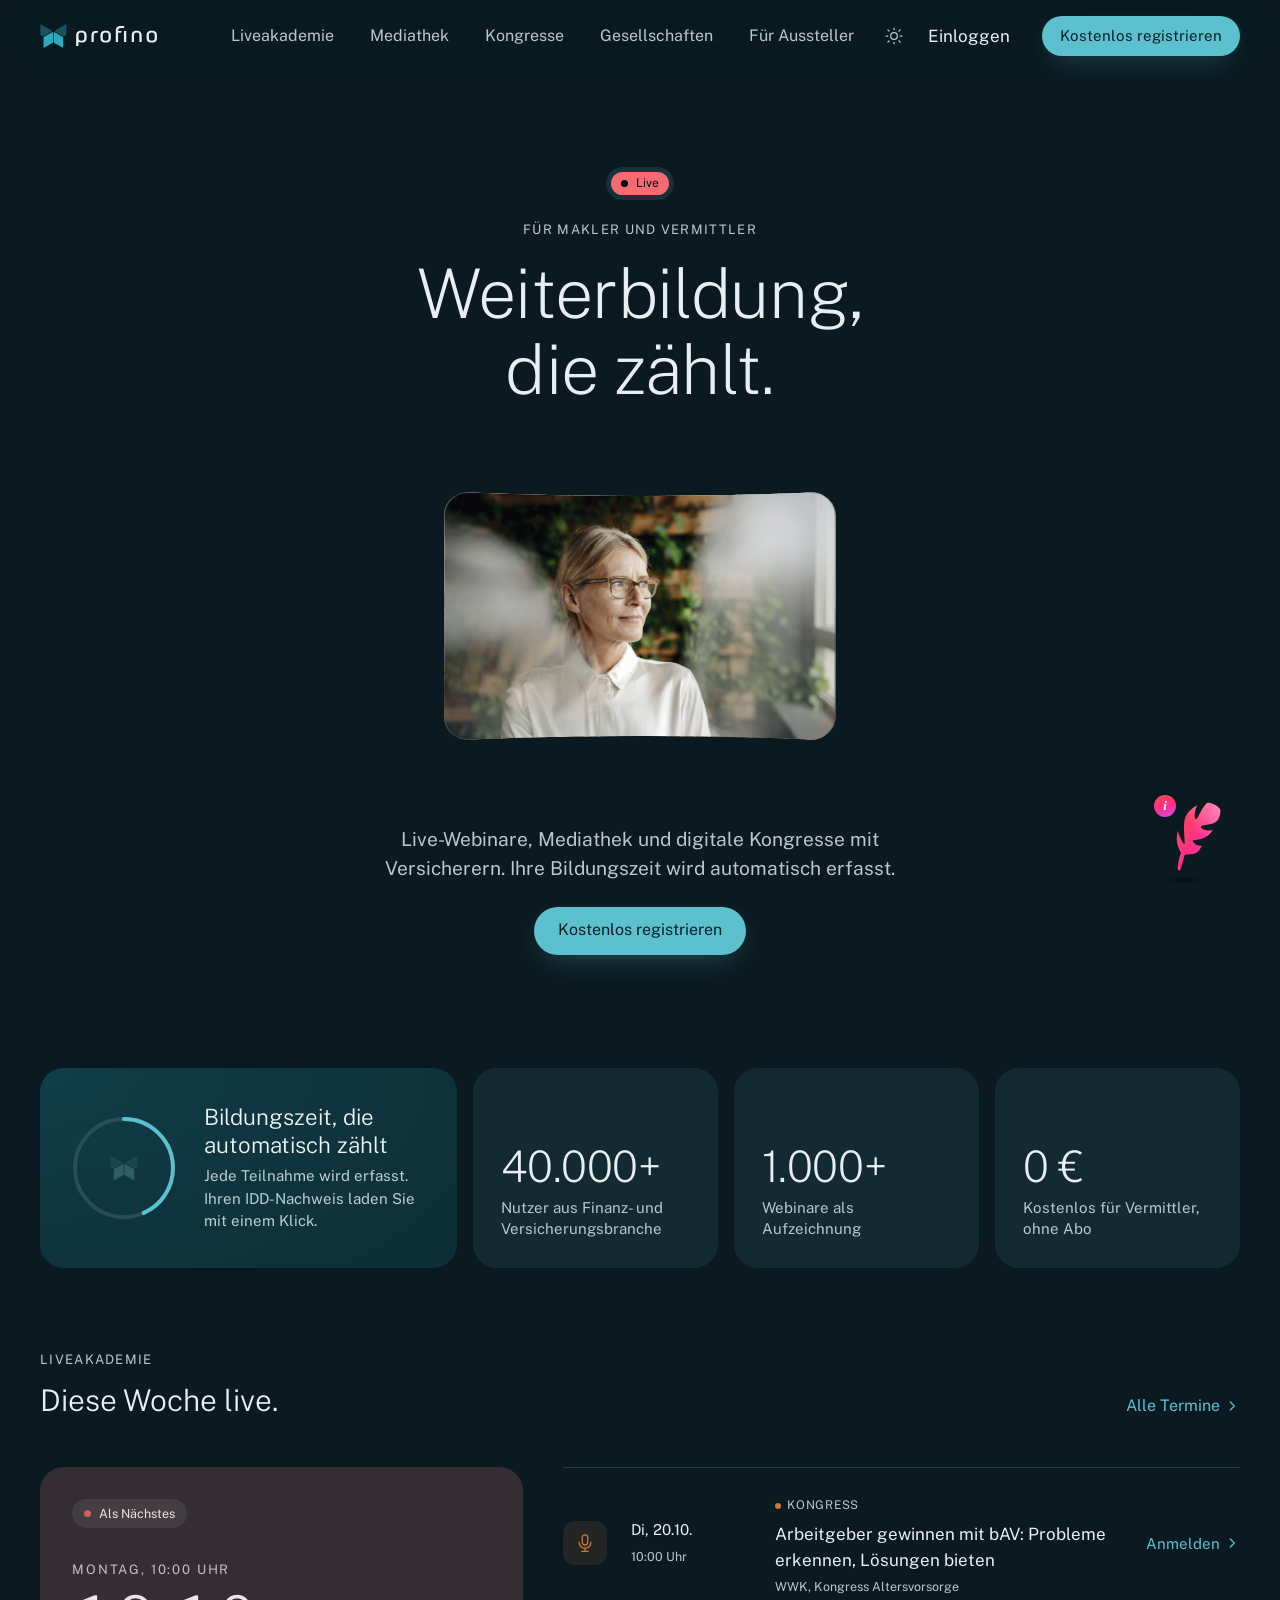
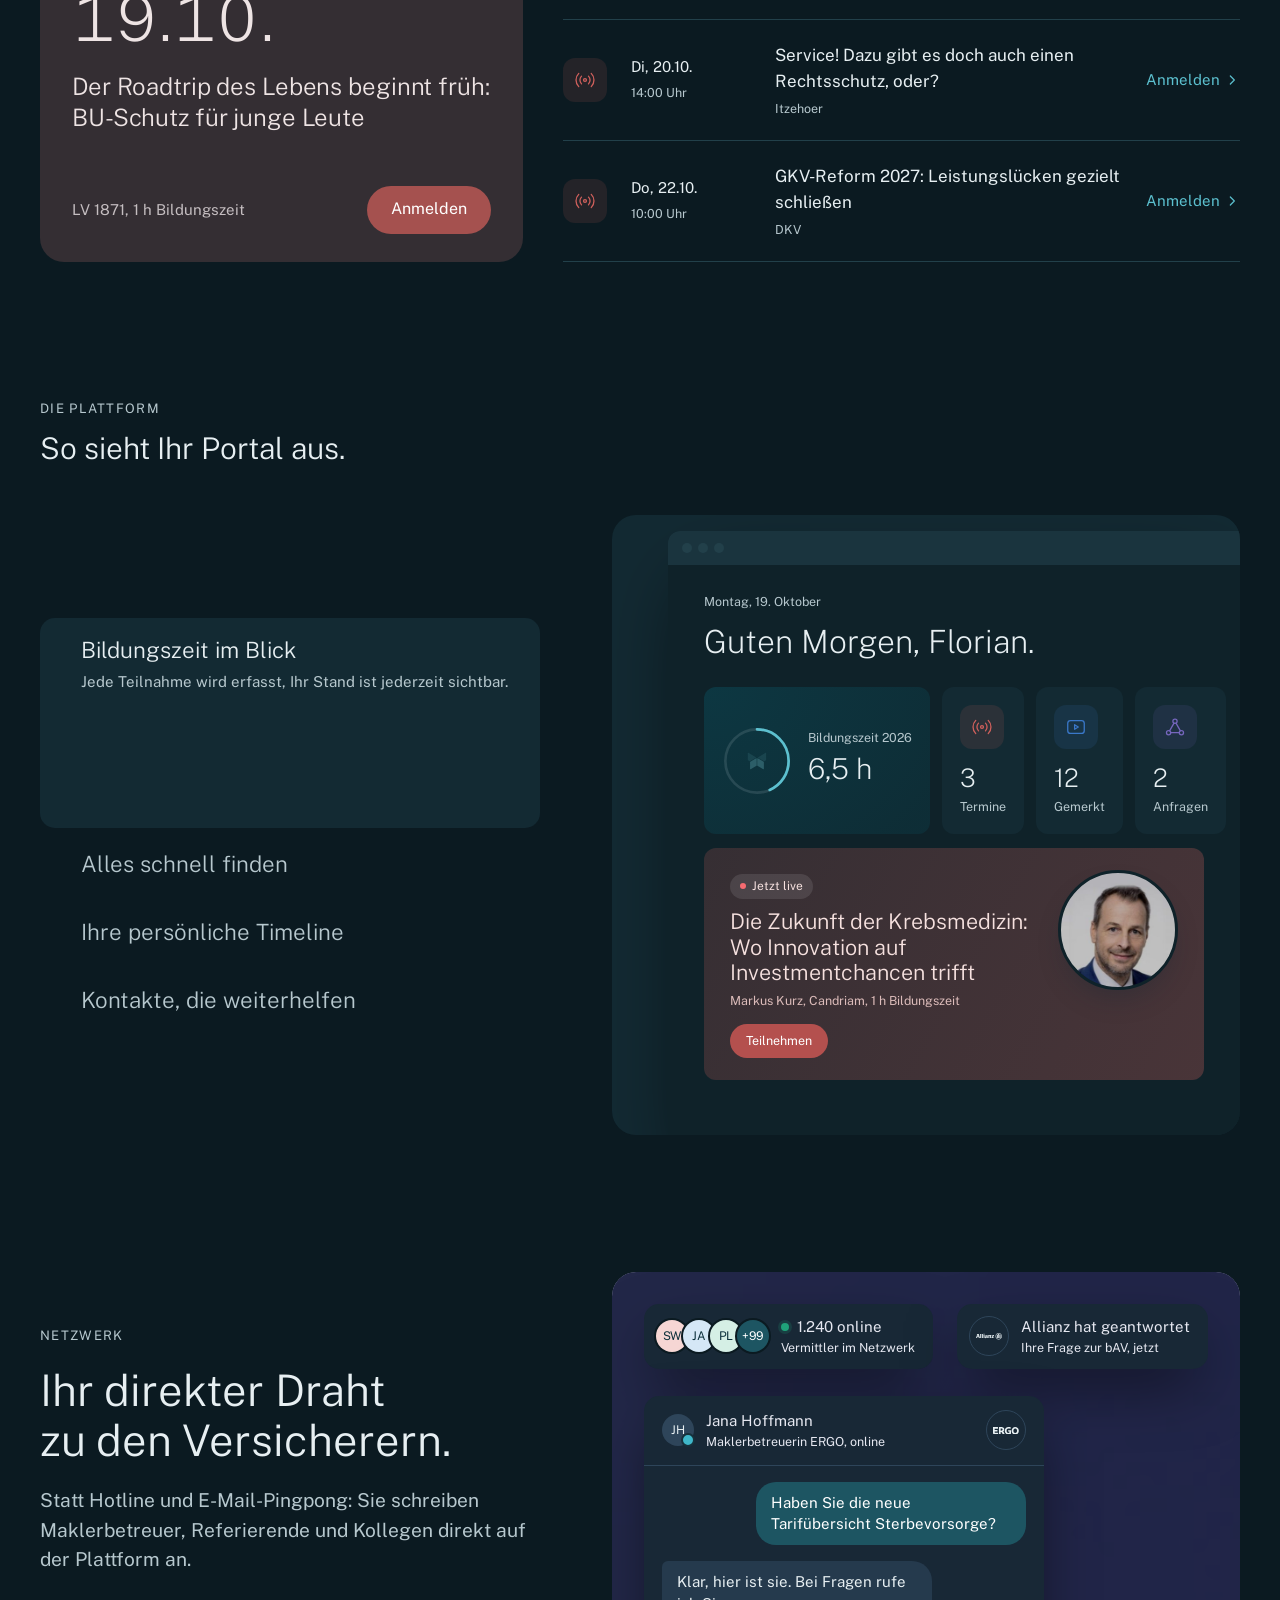
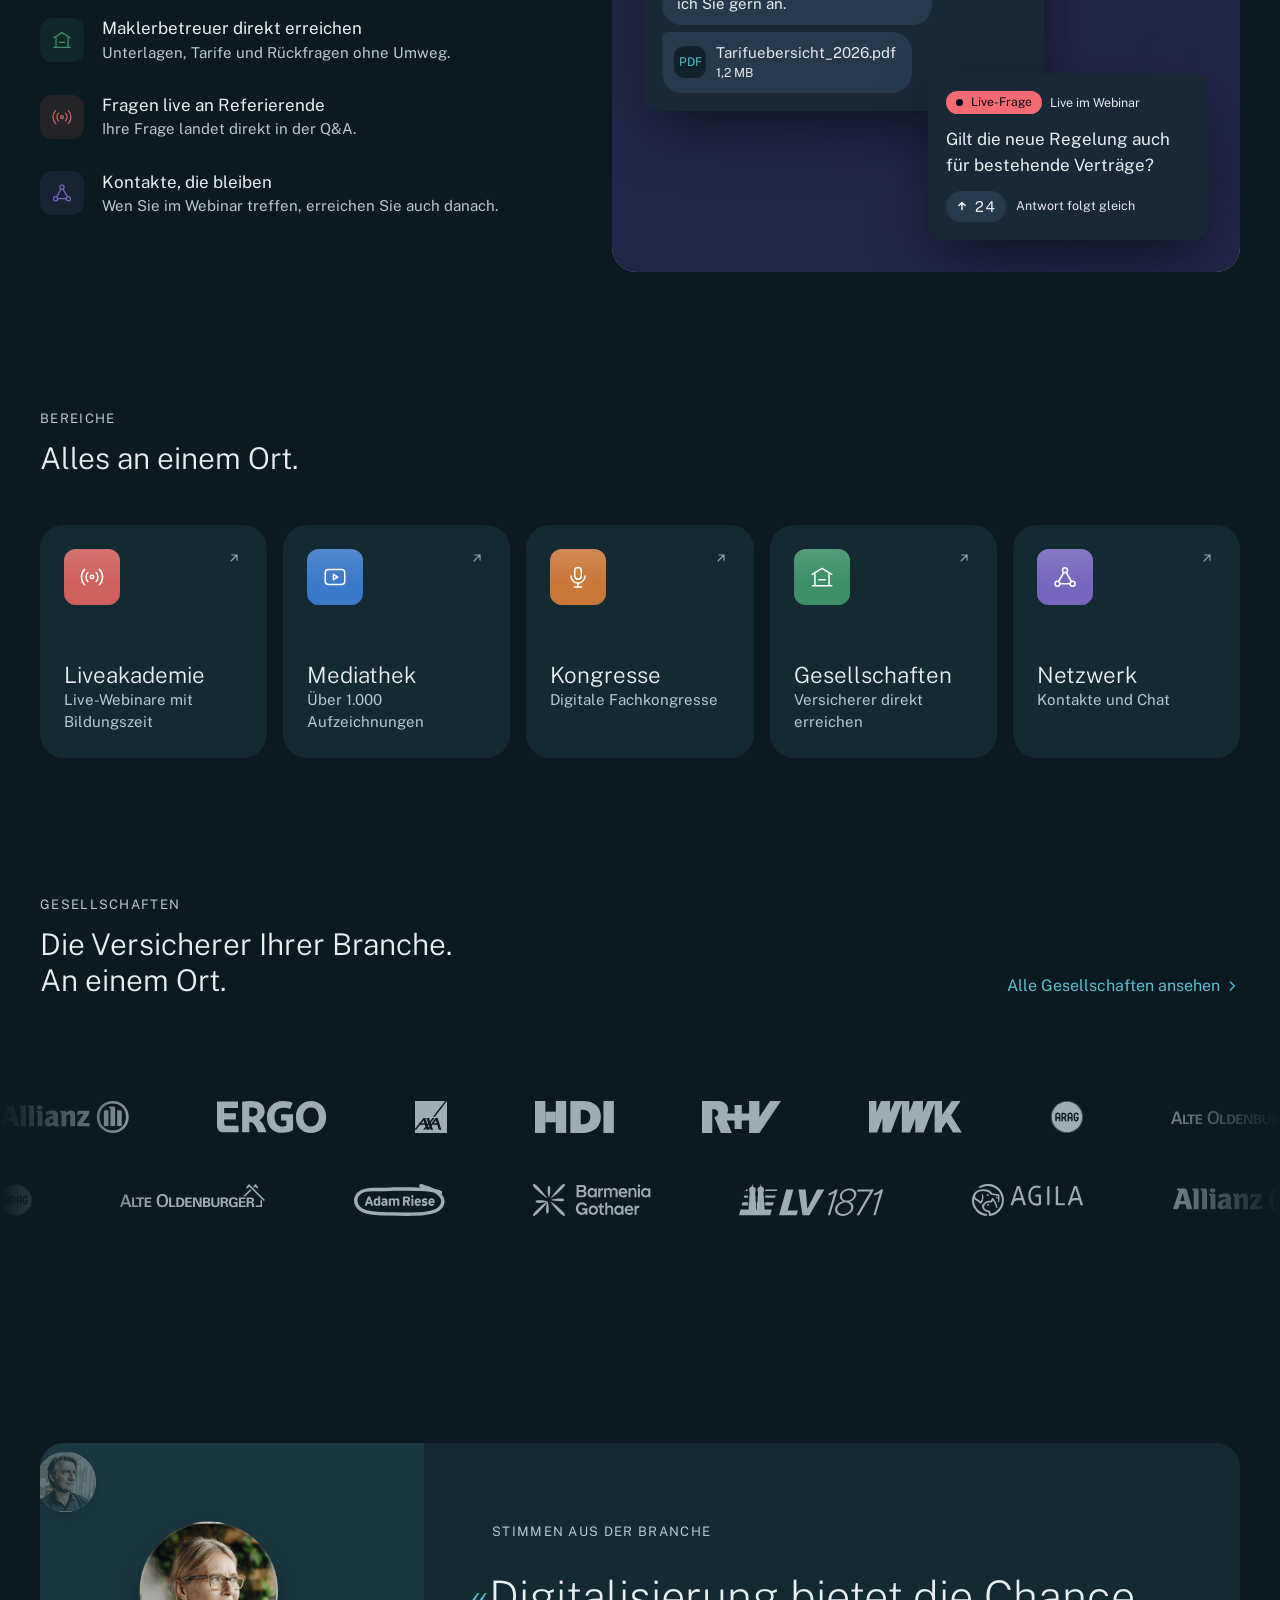
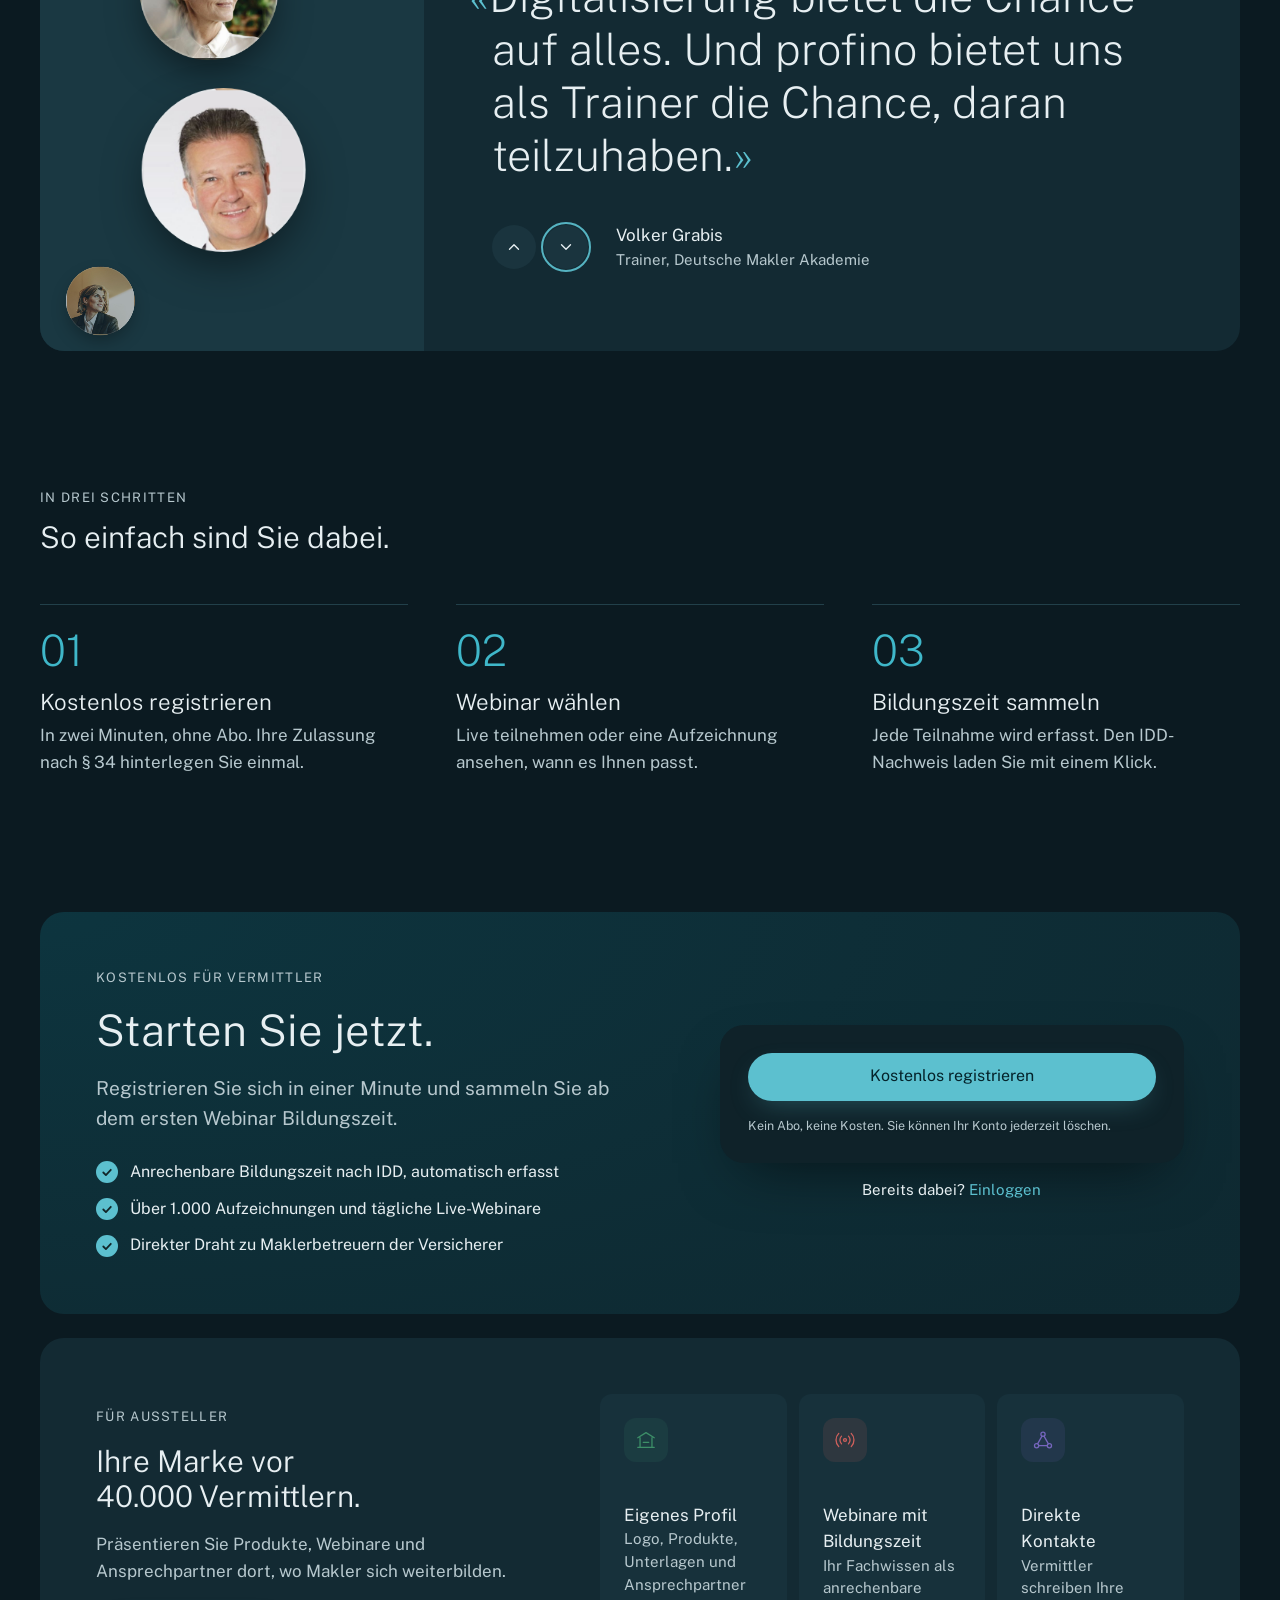
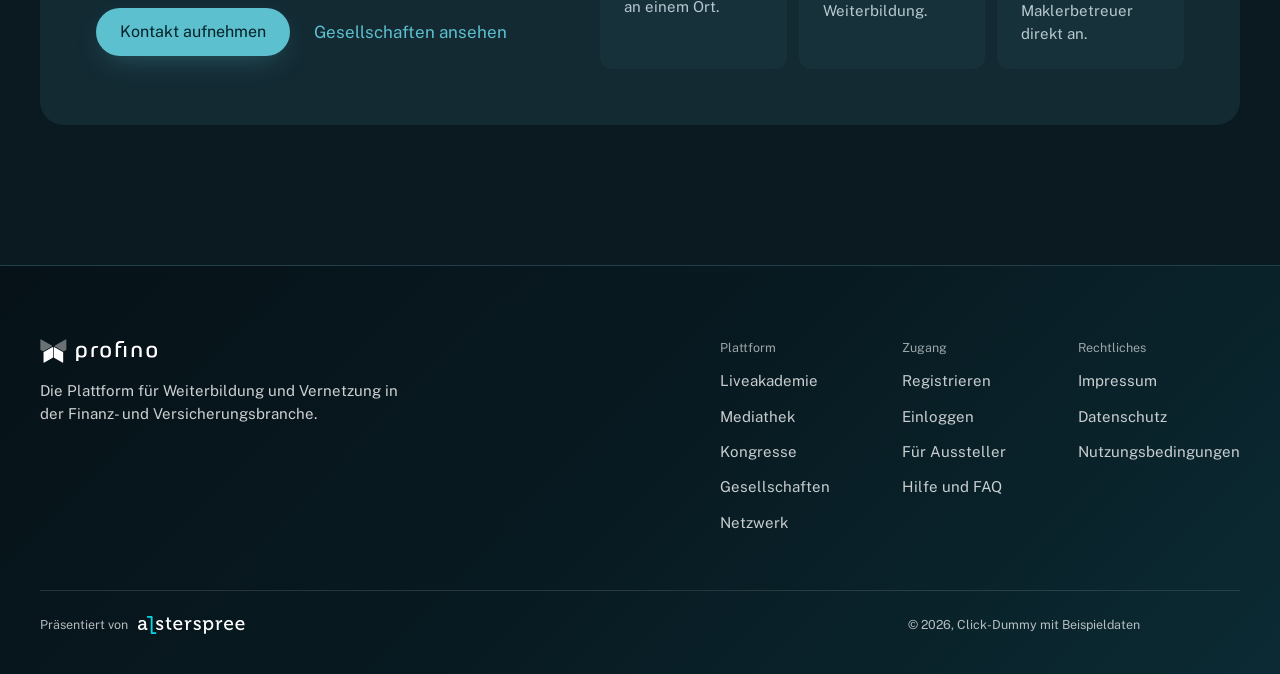
<file: index.html>
<!doctype html><html lang="de"><head><meta charset="utf-8"><meta name="robots" content="noindex,nofollow"><meta name=viewport content="width=device-width,initial-scale=1,viewport-fit=cover"><style>:root{color-scheme:light;box-sizing:border-box;padding-top:env(safe-area-inset-top,0px);padding-bottom:env(safe-area-inset-bottom,0px)}html{scroll-padding-top:env(safe-area-inset-top,0px)}body{margin:0;padding:0;font:14px -apple-system,BlinkMacSystemFont,sans-serif;background:#fff;color:#000}img{max-width:100%}[hidden]:not([hidden=until-found i]){display:none!important}</style></head><body>
<!doctype html><html><head><meta charset=utf8><link rel="icon" type="image/svg+xml" href="data:image/svg+xml,%3Csvg%20xmlns=%22http://www.w3.org/2000/svg%22%20viewBox=%22-1%20-0.4%2035%2032%22%3E%3Cg%3E%3Cpath%20opacity=%22.4%22%20d=%22M1.5000%201.3856L14.5000%208.8912A0.7000%200.7000%200%200%201%2014.5000%2010.1036L4.2700%2016.0099A0.7000%200.7000%200%200%201%203.5700%2016.0099L0.8000%2014.4107A0.7000%200.7000%200%200%201%200.4500%2013.8044L0.4500%201.9919A0.7000%200.7000%200%200%201%201.5000%201.3856Z%22%20fill=%22%230D8297%22/%3E%3Cpath%20d=%22M4.7200%2016.7893L14.9500%2010.8831A0.7000%200.7000%200%200%201%2016.0000%2011.4893L16.0000%2023.3019A0.7000%200.7000%200%200%201%2015.6500%2023.9081L5.4200%2029.8144A0.7000%200.7000%200%200%201%204.3700%2029.2082L4.3700%2017.3956A0.7000%200.7000%200%200%201%204.7200%2016.7893Z%22%20fill=%22%230D8297%22/%3E%3C/g%3E%3Cg%3E%3Cpath%20opacity=%22.4%22%20d=%22M32.1000%2014.4107L29.3300%2016.0099A0.7000%200.7000%200%200%201%2028.6300%2016.0099L18.4000%2010.1036A0.7000%200.7000%200%200%201%2018.4000%208.8912L31.4000%201.3856A0.7000%200.7000%200%200%201%2032.4500%201.9919L32.4500%2013.8044A0.7000%200.7000%200%200%201%2032.1000%2014.4107Z%22%20fill=%22%230D8297%22/%3E%3Cpath%20d=%22M27.4800%2029.8144L17.2500%2023.9081A0.7000%200.7000%200%200%201%2016.9000%2023.3019L16.9000%2011.4893A0.7000%200.7000%200%200%201%2017.9500%2010.8831L28.1800%2016.7893A0.7000%200.7000%200%200%201%2028.5300%2017.3956L28.5300%2029.2082A0.7000%200.7000%200%200%201%2027.4800%2029.8144Z%22%20fill=%22%230D8297%22/%3E%3C/g%3E%3C/svg%3E"><meta name="theme-color" content="#ffffff"><meta name=viewport content="width=device-width,initial-scale=1,viewport-fit=cover"><script>
/* Theme: hell/dunkel. Auto 19:00 bis 06:59 dunkel, manuelle Wahl gilt bis zum nächsten Auto-Wechsel (07:00 oder 19:00) */
(function(){
 var K='pf-theme',D=document.documentElement,MC={light:'#ffffff',dark:'#0b1a21'};
 function auto(t){var h=new Date(t).getHours();return (h>=19||h<7)?'dark':'light'}
 function nextSwitch(t){var x=new Date(t),h=x.getHours();x.setMinutes(0,0,0);if(h<7)x.setHours(7);else if(h<19)x.setHours(19);else{x.setDate(x.getDate()+1);x.setHours(7)}return x.getTime()}
 function stored(){try{var s=JSON.parse(localStorage.getItem(K)||'null');if(s&&(s.mode==='light'||s.mode==='dark')&&typeof s.until==='number'){if(s.until>Date.now())return s.mode;localStorage.removeItem(K)}}catch(e){}return null}
 function resolve(){return stored()||auto(Date.now())}
 function sync(m){var b=document.getElementById('themeBtn');if(b){var dk=m==='dark';b.setAttribute('aria-label',dk?'Helle Ansicht':'Dunkle Ansicht');b.setAttribute('title',dk?'Helle Ansicht':'Dunkle Ansicht');b.setAttribute('aria-pressed',dk?'true':'false')}
  var mt=document.querySelector('meta[name=theme-color]');if(mt)mt.setAttribute('content',MC[m])}
 function animate(){try{if(matchMedia('(prefers-reduced-motion: reduce)').matches)return}catch(e){}D.classList.add('theme-anim');clearTimeout(animate.t);animate.t=setTimeout(function(){D.classList.remove('theme-anim')},420)}
 function apply(m,anim){if(D.getAttribute('data-theme')!==m){if(anim)animate();D.setAttribute('data-theme',m)}sync(m)}
 function toggle(){var m=D.getAttribute('data-theme')==='dark'?'light':'dark';try{localStorage.setItem(K,JSON.stringify({mode:m,until:nextSwitch(Date.now())}))}catch(e){}apply(m,true)}
 apply(resolve(),false);
 window.pfTheme={get:function(){return D.getAttribute('data-theme')},toggle:toggle,refresh:function(){apply(resolve(),true)}};
 document.addEventListener('DOMContentLoaded',function(){sync(D.getAttribute('data-theme'));var b=document.getElementById('themeBtn');if(b)b.addEventListener('click',toggle)});
 setInterval(function(){apply(resolve(),true)},60000);
 document.addEventListener('visibilitychange',function(){if(!document.hidden)apply(resolve(),true)});
})();
</script><style>:root{--mk-img:url([data-uri])}:root{color-scheme:light;box-sizing:border-box;padding-top:env(safe-area-inset-top,0px);padding-bottom:env(safe-area-inset-bottom,0px)}html{scroll-padding-top:env(safe-area-inset-top,0px)}body{margin:0;padding:0;font:14px -apple-system,BlinkMacSystemFont,sans-serif;background:#fff;color:#000}img{max-width:100%}[hidden]:not([hidden=until-found i]){display:none!important}
/* Optische Mitte: Mikrofon ist kopflastig, daher minimal tiefer als die geometrische Mitte */
.ik.c-kongresse svg{transform:translateY(.15px)}

/* Footer-Links: Einfärbung statt Unterstrich */
.foot .links a,.foot .links button{opacity:1!important;color:rgba(255,255,255,.78);text-decoration:none!important;transition:color .2s var(--ease)}
.foot .links a:hover,.foot .links button:hover,.foot .links a:focus-visible,.foot .links button:focus-visible{color:var(--accent-hi);text-decoration:none!important}

/* Footer: Präsentiert von alsterspree (Logo-Slot, SVG folgt) */
.foot .bottom{align-items:center;opacity:1!important;color:rgba(255,255,255,.7)}
.presented{display:inline-flex;align-items:baseline;gap:10px}.presented .aslogo{align-self:center}
.aslogo{display:inline-flex;align-items:center;height:18px;color:#fff;opacity:1}
.aslogo svg{height:100%;width:auto}

.aslogo-ph{font-size:1.05rem;letter-spacing:.01em;color:#fff}

/* Mehrzeilige Kontext-Hinweise kompakt setzen */
.cctx,.cctx span,.ctx,.ctx div,.mctx,.mctx div{line-height:1.3}

/* Klick-Feedback */
.btn,.chip,.pill,.arrow,.feat{transition:background-color .2s var(--ease),color .2s var(--ease),transform .2s var(--ease),box-shadow .2s var(--ease)}
.btn:active,.chip:active,.pill:active,.arrow:active{transform:scale(.96)}

/* Stimmen: Halbkreis-Karussell. Aktives Porträt links groß, Nachbarn oben und unten klein auf dem Bogen */
.qarc{grid-template-columns:280px 1fr!important;gap:64px!important;outline:none;overflow:hidden;position:relative}
.qstage{position:relative;height:420px;margin:0}.qarc::before{content:"";position:absolute;left:0;top:0;bottom:0;width:var(--qsplit,448px);background:var(--q-panel,color-mix(in srgb,var(--action) 7%,var(--tint)));pointer-events:none}.qarc>*{position:relative}.qbtn .qring{position:absolute;left:-3px;top:-3px;width:50px;height:50px;transform:rotate(-90deg);pointer-events:none}.qring circle{fill:none;stroke:var(--action);stroke-width:2;stroke-linecap:round;stroke-dasharray:151;stroke-dashoffset:151;opacity:.9}.qarc.qplay .qring circle{animation:qfill var(--qdur,7s) linear forwards}.qarc.qhold .qring circle{animation-play-state:paused}
.qring circle.trk{animation:none!important;stroke-dashoffset:0;stroke:color-mix(in srgb,var(--action) 14%,transparent);opacity:1}@keyframes qfill{to{stroke-dashoffset:0}}@media (prefers-reduced-motion:reduce){.qring{display:none}}.qcount{position:absolute;width:1px;height:1px;overflow:hidden;clip:rect(0 0 0 0)}@media (min-width:1000px){.qarc .qtext{padding-left:36px}.quote.qarc{padding-top:44px;padding-bottom:44px}}@media (max-width:999px){.qarc::before{width:auto;right:0;bottom:auto;height:var(--qsplit,360px)}}
.qav{position:absolute;left:0;top:50%;width:216px;height:216px;margin-top:-108px;border-radius:50%;border:3px solid #fff;background:#d7dde0 center/cover;box-shadow:0 24px 60px -12px rgba(0,34,49,.18);cursor:pointer;will-change:transform,opacity;transform-origin:50% 50%;padding:0}
.qav.act{cursor:default}
.qav:focus-visible{outline:2px solid var(--accent);outline-offset:4px}
.qtext{display:flex;flex-direction:column;justify-content:center;gap:28px}
.qswap{display:grid}.qswap>*,.qwho>*{grid-area:1/1;will-change:transform,opacity}.qwho{display:grid;margin-left:20px;line-height:1.35;flex:1;min-width:0;align-content:center}.qwho .small{margin-top:2px}

.qswap blockquote{margin:0;font-size:var(--t-page);font-weight:200;line-height:1.22;color:var(--ink);text-indent:-.5em}
.qswap blockquote .gq{color:var(--action)}
.qnav{display:flex;align-items:center;gap:8px;margin-top:12px}
.qbtn{position:relative;width:44px;height:44px;border-radius:50%;background:#fff;color:var(--ink);display:grid;place-items:center;transition:background-color .2s var(--ease),color .2s var(--ease),transform .2s var(--ease)}
.qbtn svg{width:18px;height:18px}
@media (hover:hover){.qbtn:hover{background:var(--action);color:#fff}}
.qbtn:active{transform:scale(.94)}
.qcount{margin-left:auto;padding-left:16px;font-size:var(--t-caption);color:var(--ink-2)}
@media (max-width:999px){.qarc{grid-template-columns:1fr!important;gap:64px!important}.qstage{height:232px;margin:0}.qav{width:168px;height:168px;margin-top:-84px}.qtext{min-height:0}}

/* 03.11.: Rechtstexte als eigene Seiten (Wunsch Niels), nicht mehr im Modal */
.legalpage{padding-top:48px;padding-bottom:24px}.legalpage>*{max-width:760px}
.legalnav{display:flex;gap:8px;flex-wrap:wrap;margin:24px 0 40px}
.legalnav a{display:inline-flex;align-items:center;min-height:38px;padding:0 16px;border-radius:999px;border:1px solid var(--line);font-size:var(--t-small);color:var(--ink-2)}
.legalnav a.on{background:var(--brand-800);border-color:var(--brand-800);color:#fff}
.legalpage h2{font-size:var(--t-title);font-weight:300;margin:32px 0 10px}
.legalpage p{color:var(--ink-2);max-width:62ch;margin:0 0 12px}
</style></head><body>
<title>profino Startseite</title><style>
/* Feedback Niels 27.10.: mobil beim Scrollen bleibt nur die Bildmarke (wie Apple-Logo), Wortmarke blendet aus */
.top .logo{overflow:hidden;max-width:240px;transition:max-width .45s var(--ease)}
.top .logo svg{flex:none}
.top .logo svg g[fill="currentColor"]{transition:opacity .25s var(--ease)}
@media (max-width:899px){.top.scrolled .logo{max-width:28px}.top.scrolled .logo svg g[fill="currentColor"]{opacity:0}}
@media (prefers-reduced-motion:reduce){.top .logo{transition:none}}
</style>
<meta name="claude:viewport-fit-sides" content="cover">


<link rel="stylesheet" href="fonts/fonts.css">
<style>
/* profino Light: weiß, Flächen grey-100, Radius 24 / inner 12 / Karte 15, Public Sans 200/300/400 */
:root{
  color-scheme:light;
  --page:#ffffff; --surface:#ffffff; --tint:#f4f7f9; --muted:#e6eef2; --line:#dae5e9;
  --ink:#003647; --ink-2:#495b63; --ink-3:#72848b;
  --action:#07697c; --action-hover:#004d60; --accent:#099aae; --accent-hi:#07d6e7;
  --brand-800:#002231; --brand-700:#003647; --brand-600:#004d60;
  --live:#f66b71; --on-live:#010a15;
  --a-live:#d0605c; --a-med:#3a78c9; --a-kon:#c9783a; --a-mes:#3d8f68; --a-net:#7666bd;
  --r-media:24px; --r-inner:12px; --r-card:15px;
  --font:"Public Sans",Arial,system-ui,sans-serif;
  --t-display:clamp(2.25rem,1.4rem + 3.6vw,3.94rem);
  --t-page:clamp(1.6rem,1.2rem + 1.9vw,2.8rem);
  --t-section:clamp(1.35rem,1.15rem + 0.9vw,1.97rem);
  --t-title:1.4rem; --t-intro:1.2rem; --t-body:1.0625rem; --t-meta:1rem; --t-small:.94rem; --t-eyebrow:.82rem; --t-caption:.78rem;
  --space-section:clamp(88px,6vw + 60px,160px);
  --gutter:max(16px,env(safe-area-inset-left,0px));
  --ease:cubic-bezier(.22,.8,.24,1);
  --shadow-soft:0 24px 60px -8px rgba(0,34,49,.16);
}
*{box-sizing:border-box}
html{scroll-behavior:smooth}
body{margin:0;background:var(--page);color:var(--ink);font-family:var(--font);font-size:var(--t-body);font-weight:400;line-height:1.55;-webkit-font-smoothing:antialiased}
h1,h2,h3,h4{margin:0;font-weight:300;line-height:1.15;text-wrap:balance}
p{margin:0}
a{color:inherit;text-decoration:none}
button{font:inherit;color:inherit;border:0;background:none;cursor:pointer;padding:0}
img{max-width:100%;display:block}
:focus-visible{outline:2px solid var(--accent);outline-offset:3px;border-radius:8px}
svg{display:block}
.wrap{max-width:1280px;margin:0 auto;padding-left:max(16px,env(safe-area-inset-left,0px));padding-right:max(16px,env(safe-area-inset-right,0px))}
@media (min-width:900px){.wrap{padding-left:max(40px,env(safe-area-inset-left,0px));padding-right:max(40px,env(safe-area-inset-right,0px))}}
.eyebrow{font-size:var(--t-eyebrow);letter-spacing:.1em;text-transform:uppercase;color:var(--ink-2)}
.muted{color:var(--ink-2)}
.small{font-size:var(--t-small)}
.caption{font-size:var(--t-caption)}
.tnum{font-variant-numeric:tabular-nums}
.display{font-size:var(--t-display);font-weight:200;line-height:1.05;letter-spacing:-.01em}
.h-page{font-size:var(--t-page);font-weight:300}
.h-section{font-size:var(--t-section);font-weight:300}
.h-title{font-size:var(--t-title);font-weight:300;line-height:1.25}

/* Buttons */
.btn{display:inline-flex;align-items:center;justify-content:center;gap:8px;min-height:48px;padding:0 24px;border-radius:999px;font-size:var(--t-meta);font-weight:400;white-space:nowrap;transition:background .25s var(--ease),transform .25s var(--ease),box-shadow .25s var(--ease)}
.btn:active{transform:scale(.98)}
.btn-primary{background:var(--action);color:#fff;box-shadow:0 10px 28px -6px rgba(7,105,124,.45)}
.btn-primary:hover{background:var(--action-hover);transform:translateY(-1px)}
.btn-secondary{background:var(--muted);color:var(--ink)}
.btn-secondary:hover{background:var(--line)}
.btn-white{background:#fff;color:var(--ink)}
.btn-white:hover{transform:translateY(-1px)}
.btn-ghost{color:var(--ink);padding:0 8px}
.btn-ghost:hover{color:var(--action)}
.btn-outline{border:1px solid var(--line);color:var(--ink)}
.btn-outline:hover{border-color:var(--ink-3)}
.btn-sm{min-height:40px;padding:0 18px;font-size:var(--t-small)}
.btn-block{width:100%}
.link{color:var(--action);display:inline-flex;align-items:center;gap:4px;font-size:var(--t-meta);transition:gap .25s var(--ease)}
.link svg{width:16px;height:16px}
.link:hover{gap:8px}
.ulink{color:var(--action);text-decoration:none;font-weight:500;transition:color .2s var(--ease)}.ulink:hover,.ulink:focus-visible{color:var(--ink)}

/* Pills */
.pill{display:inline-flex;align-items:center;gap:8px;border-radius:999px;padding:6px 14px;font-size:var(--t-small);background:var(--muted);color:var(--ink);white-space:nowrap}
.pill-live{background:var(--live);color:var(--on-live)}
.pill-glass{background:rgba(255,255,255,.12);color:#fff}
.dot{width:7px;height:7px;border-radius:50%;background:currentColor;flex:none}
.pill-glass .dot{background:var(--live)}
.dot.pulse{animation:pulse 1.8s var(--ease) infinite}
@keyframes pulse{0%{box-shadow:0 0 0 0 rgba(246,107,113,.55)}70%{box-shadow:0 0 0 8px rgba(246,107,113,0)}100%{box-shadow:0 0 0 0 rgba(246,107,113,0)}}
.chip{display:inline-flex;align-items:center;min-height:38px;padding:0 16px;border-radius:999px;border:1px solid var(--line);font-size:var(--t-small);white-space:nowrap;transition:background .2s,color .2s,border-color .2s}
.chip.on{background:var(--brand-800);color:#fff;border-color:var(--brand-800)}
.chip:not(.on):hover{border-color:var(--ink-3)}

/* Segment */
.seg{display:inline-flex;gap:4px;padding:4px;border-radius:999px;background:var(--muted);position:relative}
.seg button{position:relative;z-index:1;min-height:38px;padding:0 18px;border-radius:999px;font-size:var(--t-small);color:var(--ink-2);transition:color .25s}
.seg button.on{color:var(--ink)}
.seg .thumb{position:absolute;top:4px;bottom:4px;border-radius:999px;background:#fff;box-shadow:0 2px 8px rgba(0,34,49,.08);transition:left .35s var(--ease),width .35s var(--ease)}

/* Icon-Kachel */
.ik{width:44px;height:44px;border-radius:var(--r-inner);display:grid;place-items:center;flex:none;position:relative}
.ik::before{content:"";position:absolute;inset:0;border-radius:inherit;background:currentColor;opacity:.12}
.ik svg{width:22px;height:22px;position:relative}
.ik.solid{color:#fff}
.ik.solid::before{opacity:1}
.ik.solid.c-live::before{background:var(--a-live)}.ik.solid.c-mediathek::before{background:var(--a-med)}.ik.solid.c-kongresse::before{background:var(--a-kon)}.ik.solid.c-messehalle::before{background:var(--a-mes)}.ik.solid.c-netzwerk::before{background:var(--a-net)}
.c-live{color:var(--a-live)}.c-mediathek{color:var(--a-med)}.c-kongresse{color:var(--a-kon)}.c-messehalle{color:var(--a-mes)}.c-netzwerk{color:var(--a-net)}
.ik.lg{width:56px;height:56px;border-radius:var(--r-inner)}.ik.lg svg{width:26px;height:26px}

/* Flächen */
.brand{background:linear-gradient(135deg,var(--brand-800) 0%,var(--brand-800) 45%,var(--brand-700) 80%,var(--brand-600) 100%);color:#fff}
.card{background:var(--tint);border-radius:var(--r-media)}
.ph{background:var(--muted);border-radius:var(--r-inner);display:grid;place-items:center;color:var(--ink-3);text-align:center;font-size:var(--t-caption);padding:12px}
.ph svg{width:24px;height:24px;margin:0 auto 6px}

/* Speaker */
.portrait{position:relative;aspect-ratio:1;border-radius:50%;border:3px solid #fff;box-shadow:0 24px 60px -8px rgba(0,0,0,.28);background:#babbbf center/cover no-repeat;max-width:100%}
.portrait .name{position:absolute;left:50%;bottom:0;transform:translate(-50%,50%);background:#fff;color:var(--ink);font-size:var(--t-caption);padding:4px 12px;border-radius:999px;white-space:nowrap}
.sender{background:#fff;border-radius:12px;padding:8px 14px;color:#2a6ebb;font-weight:400;letter-spacing:.08em;font-size:.86rem;line-height:1.1}
.sender small{display:block;font-size:.5rem;letter-spacing:.06em;color:#6b6f78;margin-top:3px}

/* Avatare */
.av{width:32px;height:32px;border-radius:50%;background:var(--line) center/cover no-repeat;display:grid;place-items:center;font-size:.72rem;color:var(--ink);flex:none;position:relative}
.av.s{width:26px;height:26px;font-size:.66rem}
.av.l{width:44px;height:44px;font-size:.8rem}
.av.on::after{content:"";position:absolute;right:-1px;bottom:-1px;width:10px;height:10px;border-radius:50%;background:var(--accent);border:2px solid #fff}

/* Reveal + Übergänge */
.rv{transition:opacity .8s var(--ease),transform .8s var(--ease)}
.js-anim .rv.pre{opacity:.3;transform:translateY(28px)}
.view-enter{animation:viewIn .5s var(--ease) both}
@keyframes viewIn{from{opacity:0;transform:translateY(14px)}to{opacity:1;transform:none}}
.lift{transition:background-color .3s var(--ease)}
@media (hover:hover){.lift:not([style*=background]):hover{background-color:var(--muted)}}
@media (prefers-reduced-motion:reduce){*,*::before,*::after{animation:none!important;transition:none!important;scroll-behavior:auto!important}.js-anim .rv.pre{opacity:1;transform:none}}

/* Scroll-Reihen mit Anschnitt */
.rail{display:flex;gap:16px;overflow-x:auto;scroll-snap-type:x mandatory;scrollbar-width:none;padding-bottom:4px;scroll-padding-left:var(--rail-pad,0px)}
.rail::-webkit-scrollbar{display:none}
.rail>*{scroll-snap-align:start;flex:none}
.dots{display:flex;gap:6px;align-items:center}
.dots i{width:6px;height:6px;border-radius:3px;background:var(--line);transition:width .35s var(--ease),background .35s}
.dots i.on{width:24px;background:var(--ink)}
.arrows{display:flex;gap:8px}
.arrow{width:44px;height:44px;border-radius:50%;border:1px solid var(--line);display:grid;place-items:center;background:#fff;transition:border-color .2s,transform .2s}
.arrow:hover{border-color:var(--ink-3)}
.arrow svg{width:18px;height:18px}
.arrow.prev svg{transform:rotate(180deg)}

.mob-bz{display:none}@media (max-width:899px){.mob-bz{display:inline}}

body::before{content:"";position:fixed;inset:0 0 auto;height:env(safe-area-inset-top,0px);z-index:60;background:rgba(255,255,255,.92)}
.top{position:sticky;top:env(safe-area-inset-top,0px);z-index:50;background:rgba(255,255,255,.86);backdrop-filter:saturate(1.4) blur(18px);-webkit-backdrop-filter:saturate(1.4) blur(18px);border-bottom:1px solid transparent;transition:border-color .3s}
.top.scrolled{border-bottom-color:var(--line)}
.top-in{display:flex;align-items:center;justify-content:space-between;min-height:72px;gap:24px}
.logo{display:inline-flex;color:var(--ink)}.logo svg{height:26px;width:auto}
.nav{display:flex;gap:36px}@media (max-width:1199px){.nav{gap:22px}}
.nav a{font-size:var(--t-meta);color:var(--ink-2);transition:color .2s;white-space:nowrap}.nav a:hover{color:var(--ink)}
.acts{display:flex;align-items:center;gap:32px}
@media (max-width:999px){.nav{display:none}.acts .btn-primary{display:none}}
.sec{padding-top:var(--space-section)}
#termine{padding-top:calc(var(--space-section) * .6)}
.kopf{display:flex;flex-direction:column;gap:12px;margin-bottom:48px}
.kopf-row{display:flex;justify-content:space-between;align-items:flex-end;gap:24px;flex-wrap:wrap;margin-bottom:48px}
.kopf-row .kopf{margin:0}

/* Hero */
.hero{display:grid;grid-template-columns:1fr 620px;gap:64px;align-items:center;padding-top:72px}
.hero .txt{display:flex;flex-direction:column;gap:24px}
.hero .intro{font-size:var(--t-intro);color:var(--ink-2);max-width:34ch;line-height:1.5}
.hero .hcta{display:flex;gap:24px;align-items:center;flex-wrap:wrap;padding-top:8px}
.proof{display:flex;gap:14px;align-items:center}
.stack{display:flex}.stack span{margin-left:-8px;box-shadow:0 0 0 2px #fff}.stack span:first-child{margin-left:0}
.stage{position:relative;border-radius:var(--r-media);height:560px;overflow:hidden}
.stage .glow{position:absolute;width:520px;height:520px;border-radius:50%;right:-160px;top:-180px;background:radial-gradient(circle,rgba(9,154,174,.28),transparent 65%)}
.stage .pwrap{position:absolute;right:28px;top:28px}
.stage .portrait{width:220px}
.stage .spk{position:absolute;left:28px;top:112px;display:flex;flex-direction:column;gap:2px;color:#fff;max-width:calc(100% - 330px)}
.stage .spk .caption{opacity:.7;letter-spacing:.08em;text-transform:uppercase;margin-bottom:6px}
.stage .spk b{font-weight:300;font-size:var(--t-title);line-height:1.2}
.stage .spk .small{opacity:.8}
.stage .sender{position:absolute;left:28px;top:28px}
.now{position:absolute;left:28px;right:28px;bottom:28px;color:var(--ink);background:#fff;border-radius:var(--r-card);padding:16px;box-shadow:var(--shadow-soft)}
.now .r{display:grid;grid-template-columns:64px 1fr;gap:12px;align-items:center;padding:9px 0}
.now .r+.r{border-top:1px solid var(--muted)}
@media (max-width:1099px){.hero{grid-template-columns:1fr;gap:40px;padding-top:32px}.stage{height:440px}.stage .pwrap{right:50%;transform:translateX(50%)}.stage .portrait{width:200px}.now{left:16px;right:16px;bottom:16px;width:auto}.hero .hcta .btn{width:100%}.stage .sender{left:16px;top:16px}}
@media (max-width:1099px){.stage{height:auto;min-height:440px;display:flex;flex-direction:column;justify-content:flex-end;padding:16px}.stage .pwrap{right:16px;top:16px;transform:none;translate:none!important}.stage .portrait{width:160px}.stage .spk{left:16px;top:84px;max-width:calc(100% - 200px)}.now{position:relative;left:auto;right:auto;bottom:auto;translate:none!important;margin-top:220px}}
@media (max-width:599px){.stage .portrait{width:128px}.stage .spk{max-width:calc(100% - 168px)}.stage .spk b{font-size:1.15rem}.now{margin-top:200px}}

/* Bento */
.bento{display:grid;grid-template-columns:1.7fr 1fr 1fr 1fr;gap:16px}
.bz{border-radius:var(--r-media);padding:32px;display:flex;gap:28px;align-items:center}
.ring{width:104px;height:104px;flex:none}
.ring circle{fill:none;stroke-width:6}.ring .bg{stroke:rgba(255,255,255,.18)}.ring .fg{stroke:var(--accent-hi);stroke-linecap:round;transition:stroke-dashoffset 1.6s var(--ease)}
.kpi{background:var(--tint);border-radius:var(--r-media);padding:28px;display:flex;flex-direction:column;justify-content:flex-end;gap:8px;min-height:200px}
.kpi .n{font-size:var(--t-page);font-weight:200;line-height:1}
@media (max-width:999px){.bento{grid-template-columns:1fr}.bz{padding:20px;gap:18px}.ring{width:76px;height:76px}.kpi{min-height:0;flex-direction:row;align-items:center;justify-content:flex-start;gap:16px;padding:18px 20px}.kpi .n{min-width:3.6em}}

/* Logos */
.marq{position:relative;overflow:hidden;-webkit-mask:linear-gradient(90deg,transparent,#000 12%,#000 88%,transparent);mask:linear-gradient(90deg,transparent,#000 12%,#000 88%,transparent);display:flex;flex-direction:column;gap:clamp(40px,4vw,64px);padding:clamp(24px,3vw,48px) 0}
.mrow{display:flex;width:max-content;align-items:center;animation:marq var(--dur,60s) linear infinite;will-change:transform}
.mrow>.lg{margin-right:88px;flex:none}
.mrow.rev{animation-direction:reverse}
@keyframes marq{to{transform:translateX(-50%)}}
.mrow .lg{color:var(--ink-2);opacity:.8;height:32px;display:flex;align-items:center;transition:opacity .2s,color .2s}

.mrow .lg svg{height:100%;width:auto}
.mrow .wm{font-size:1.15rem;letter-spacing:.03em;white-space:nowrap}
.cats{display:flex;gap:8px;flex-wrap:wrap}

/* Bereiche */
.areas{display:grid;grid-template-columns:repeat(5,1fr);gap:16px}
.area{background:var(--tint);border-radius:var(--r-media);padding:24px;display:flex;flex-direction:column;gap:56px}
.area .tr{display:flex;justify-content:space-between}.area .tr .x{width:18px;height:18px;color:var(--ink-3);transition:transform .3s var(--ease),color .3s}.area:hover .x{transform:translate(3px,-3px);color:var(--ink)}
.area h3{font-size:var(--t-title)}
@media (max-width:999px){.areas{display:flex;overflow-x:auto;scroll-snap-type:x mandatory;scrollbar-width:none;margin:0 -16px;padding:0 16px;scroll-padding-inline:16px}.areas::-webkit-scrollbar{display:none}.area{flex:none;width:300px;scroll-snap-align:start}}

/* Einblick */
.peek{display:grid;grid-template-columns:500px 1fr;gap:72px;align-items:center}
.feats{display:flex;flex-direction:column;gap:4px}
.feat{display:flex;gap:18px;padding:18px 24px 18px 20px;border-radius:var(--r-card);text-align:left;transition:background .3s,box-shadow .3s}
.feat .mk{width:3px;border-radius:2px;background:var(--line);flex:none;transition:background .3s}
.feat h3{font-size:var(--t-title);color:var(--ink-2);transition:color .3s}
.feat p{font-size:var(--t-small);color:var(--ink-2);max-height:0;overflow:hidden;opacity:0;transition:max-height .45s var(--ease),opacity .35s,margin .35s}
.feat.on{background:#fff;box-shadow:0 12px 40px -10px rgba(0,34,49,.14)}
.feat.on .mk{background:var(--action)}.feat.on h3{color:var(--ink)}.feat.on p{max-height:var(--fph,80px);height:var(--fph,auto);opacity:1;margin-top:6px}
.preview{background:var(--muted);border-radius:var(--r-media) 0 0 var(--r-media);height:620px;position:relative;overflow:hidden;margin-right:calc(-1 * max(40px,(100vw - 1280px)/2 + 40px))}
.win{position:absolute;left:56px;top:56px;width:calc(100% - 56px);height:640px;background:#fff;border-radius:var(--r-inner) 0 0 0;box-shadow:0 30px 80px -20px rgba(0,34,49,.25);overflow:hidden;transition:transform .7s var(--ease)}
.win .bar{height:34px;background:var(--tint);display:flex;gap:6px;align-items:center;padding:0 14px}
.win .bar i{width:10px;height:10px;border-radius:50%;background:var(--line)}
.scr{position:absolute;inset:34px 0 0;padding:28px 36px;transition:opacity .5s var(--ease)}
.scr:not(.on){opacity:0;pointer-events:none}
.mini-h{font-size:2rem;font-weight:200;margin:6px 0 20px}
.mini-sub{font-size:var(--t-meta,1rem);color:var(--ink-2);margin:26px 0 8px}
.mini-b{display:grid;grid-template-columns:1.8fr 1fr 1fr 1fr;gap:12px}
.mini-b>div{border-radius:var(--r-inner);padding:18px;background:var(--tint);min-height:120px}
.mini-b .brand{display:flex;gap:16px;align-items:center}
.mini-row{display:grid;grid-template-columns:36px 90px 1fr 120px;gap:16px;align-items:center;padding:14px 0;border-bottom:1px solid var(--line);font-size:.85rem}
.mini-row .ik{width:36px;height:36px;border-radius:10px}.mini-row .ik svg{width:18px;height:18px}
.mini-cards{display:grid;grid-template-columns:repeat(3,1fr);gap:12px}
.mini-cards>div{background:var(--tint);border-radius:var(--r-inner);padding:10px 10px 14px;font-size:.85rem}
.mini-cards .ph{aspect-ratio:16/10;margin-bottom:10px}
@media (max-width:999px){.peek{grid-template-columns:1fr;gap:32px}.peek .feats{order:2}.preview{height:340px;margin-right:-16px;border-radius:var(--r-media) 0 0 var(--r-media)}.win{left:20px;top:24px;width:calc((100% - 20px) / .62);height:520px;transform-origin:0 0;transform:scale(.62)}}

/* Termine */
.rows{border-top:1px solid var(--line)}
/* Liveakademie: nächster Termin als Hauptkarte, Rest als Liste */
.live-grid{display:grid;grid-template-columns:minmax(0,5fr) minmax(0,7fr);gap:40px;align-items:stretch}
.lfeat{--cat:var(--a-live);position:relative;display:flex;flex-direction:column;gap:24px;padding:32px 32px 28px;border-radius:var(--r-media);background:color-mix(in oklch,var(--cat) 9%,#fff);color:color-mix(in srgb,var(--cat) 35%,#002231);transition:background-color .3s var(--ease)}


.pill-next{display:inline-flex;align-items:center;gap:8px;background:#fff;border-radius:999px;padding:5px 12px;font-size:var(--t-caption)}
.pill-next .dot{width:7px;height:7px;border-radius:50%;background:var(--cat)}

.pill-next{align-self:flex-start}
.lf-when{display:flex;flex-direction:column;gap:10px;margin-top:8px}
.lf-meta{font-size:var(--t-eyebrow,.72rem);letter-spacing:.14em;text-transform:uppercase;color:color-mix(in srgb,var(--cat) 25%,#2c3a41)}
.lf-sep{display:inline-block;width:3px;height:3px;border-radius:50%;background:currentColor;opacity:.5;margin:0 10px;vertical-align:middle}
.lf-num{font-size:var(--t-display,3.5rem);font-weight:200;line-height:.9;letter-spacing:-.03em}

.lf-title{font-size:var(--t-subsection,1.5rem);font-weight:300;line-height:1.3;letter-spacing:-.005em;margin:0;text-wrap:pretty;hyphens:manual}
.lf-foot{margin-top:auto;display:flex;justify-content:space-between;align-items:center;gap:16px;flex-wrap:wrap}
.lf-prov{font-size:var(--t-small);color:color-mix(in srgb,var(--cat) 25%,#2c3a41)}
.btn-live{background:color-mix(in srgb,var(--cat) 80%,#002231);color:#fff;box-shadow:0 8px 20px -10px color-mix(in srgb,var(--cat) 70%,transparent)}
@media (hover:hover){.lfeat .btn-live:hover{background:color-mix(in srgb,var(--cat) 72%,#002231);transform:translateY(-1px)}}
.lfeat{cursor:default}.lfeat .btn-live{cursor:pointer}
.live-grid .rows{align-self:center}
.live-grid .row{grid-template-columns:44px 120px 1fr auto}
.live-grid .row .bzpill{display:none}
@media (max-width:999px){.live-grid{grid-template-columns:1fr;gap:24px}.lfeat{padding:24px}.lf-num{font-size:var(--t-display-m,2.6rem)}.live-grid .row{grid-template-columns:44px 1fr 20px}}

.row{display:grid;grid-template-columns:44px 150px 1fr auto auto;gap:24px;align-items:center;padding:22px 0;border-bottom:1px solid var(--line);transition:background .25s}
.row:hover{background:linear-gradient(90deg,transparent,var(--tint) 12%,var(--tint) 88%,transparent)}
.row .when b{display:block;font-weight:400;font-size:var(--t-small)}.row .when span{font-size:var(--t-caption);color:var(--ink-2)}
.row .prov{font-size:var(--t-caption);color:var(--ink-2);margin-top:4px}
.bzpill{font-size:var(--t-caption);border:1px solid var(--line);border-radius:999px;padding:4px 12px;white-space:nowrap}
.row .go{color:var(--action);display:flex;gap:4px;align-items:center;font-size:var(--t-small)}.row .go svg{width:16px;height:16px}
@media (max-width:999px){.row{grid-template-columns:44px 1fr 20px;gap:14px}.row .when{grid-column:2;grid-row:1}.row .main{grid-column:2;grid-row:2}.row .ik{grid-row:1/3}.row .bzpill{display:none}.row .go{grid-column:3;grid-row:1/3}.row .go span{display:none}.row .when b,.row .when span{display:inline;margin-right:6px}}

/* Netzwerk */
.net{display:grid;grid-template-columns:500px 1fr;gap:72px;align-items:center}
.net .txt{display:flex;flex-direction:column;gap:20px}
.net .pts{display:flex;flex-direction:column;gap:28px;padding-top:20px}
.net .pt{display:flex;gap:18px;align-items:center}
.nstage .nflow{height:600px}
.nstage{border-radius:var(--r-media);position:relative;overflow:hidden;container-type:inline-size}
.float{position:absolute;background:#fff;border-radius:var(--r-card);box-shadow:0 24px 60px -8px rgba(0,7,11,.35);color:var(--ink)}
.chatwin{left:32px;top:124px;width:min(400px,calc(100% - 64px));overflow:hidden}
.chatwin .h{display:flex;gap:12px;align-items:center;padding:14px 18px;border-bottom:1px solid var(--line)}
.chatwin .b{padding:16px 18px 18px;display:flex;flex-direction:column;gap:4px}
.bub{max-width:270px;padding:10px 15px;font-size:var(--t-small);line-height:1.45;border-radius:20px}
.bub.me{align-self:flex-end;background:var(--brand-800);color:#fff}
.bub.ot{background:var(--muted);border-top-left-radius:6px}
.att{display:flex;gap:10px;align-items:center;background:var(--muted);border-radius:20px;border-top-left-radius:6px;padding:10px 16px 10px 12px;width:fit-content;margin-top:3px}
.att .pdf{width:32px;height:32px;border-radius:10px;background:#fff;display:grid;place-items:center;font-size:.66rem;color:var(--action)}
.notif{right:32px;top:32px;display:flex;gap:12px;align-items:center;padding:12px 18px 12px 12px}
.ltile{width:40px;height:40px;border-radius:50%;border:1px solid var(--line);display:grid;place-items:center;color:var(--ink)}
.ltile svg{width:26px;height:auto}
.lq{right:32px;bottom:32px;width:280px;padding:18px;display:flex;flex-direction:column;gap:12px}
.vote{display:inline-flex;gap:6px;align-items:center;background:var(--muted);border-radius:999px;padding:4px 10px;font-size:var(--t-small);transition:background .2s}
.vote svg{width:12px;height:12px}
.vote.on{background:var(--action);color:#fff}
.online{left:32px;top:32px;display:flex;gap:12px;align-items:center;padding:12px 18px 12px 12px}
.online .stack .av{width:32px;height:32px;font-size:.66rem;color:var(--ink);letter-spacing:-.02em}.online .stack span+span{margin-left:-5px}
.online .stack .av.more{background:var(--brand-800);color:#fff;font-size:.66rem}
.odot{display:inline-block;width:8px;height:8px;border-radius:50%;background:#1fa37a;margin-right:8px;vertical-align:1px;box-shadow:0 0 0 3px rgba(31,163,122,.18);animation:opulse 2.4s var(--ease) infinite}
@keyframes opulse{50%{box-shadow:0 0 0 6px rgba(31,163,122,0)}}
/* schmale Bühne: gestapelt statt frei positioniert */
@container (max-width:560px){
 .nstage .nflow{height:auto;display:flex;flex-direction:column;gap:12px;padding:16px}
 .nstage .float{position:static;translate:none!important;width:auto}
 .nstage .notif,.nstage .lq{margin-left:28px}
 .nstage .online{margin-right:28px}
}
@media (max-width:999px){.net{grid-template-columns:1fr;gap:36px}}
.has-bgv{background:var(--has-bg,#003647);isolation:isolate}
.has-bgv>.bgv{position:absolute;inset:0;width:100%;height:100%;object-fit:cover;z-index:-1;pointer-events:none}

/* Schritte */
.steps{display:grid;grid-template-columns:repeat(3,1fr);gap:48px}
.step{display:flex;flex-direction:column;gap:16px;padding-top:24px;border-top:1px solid var(--line)}
.step .n{font-size:var(--t-page);font-weight:200;color:var(--accent);line-height:1}
@media (max-width:999px){.steps{grid-template-columns:1fr;gap:32px}.step{flex-direction:row;gap:20px}}

/* Testimonial */
.quote{background:var(--tint);border-radius:var(--r-media);padding:72px 80px 72px 72px;display:grid;grid-template-columns:280px 1fr;gap:80px;align-items:center}
.quote .portrait{width:280px;box-shadow:0 24px 60px -8px rgba(0,34,49,.14)}
.quote blockquote{margin:0;font-size:var(--t-page);font-weight:200;line-height:1.22;color:var(--ink);text-indent:-.5em}
.quote blockquote .gq{color:var(--action)}
@media (max-width:999px){.quote{grid-template-columns:1fr;padding:28px 24px 36px;gap:40px}.quote .portrait{width:168px}}

/* CTA + Aussteller */
.cta{border-radius:var(--r-media);padding:96px 48px;display:flex;flex-direction:column;align-items:center;text-align:center;gap:20px;position:relative;overflow:hidden}
.cta .o{position:absolute;width:700px;height:700px;border-radius:50%;background:radial-gradient(circle,rgba(9,154,174,.22),transparent 60%);left:50%;top:50%;margin:-350px 0 0 -350px}
.cta>*:not(.o){position:relative}
.cta .acts2{display:flex;gap:24px;align-items:center;padding-top:12px;flex-wrap:wrap;justify-content:center}
@media (max-width:999px){.cta{padding:48px 24px;align-items:stretch;text-align:left}.cta .acts2{flex-direction:column;align-items:stretch}.cta .acts2 .btn{width:100%}}
.ausst{background:var(--tint);border-radius:var(--r-media);padding:56px;display:grid;grid-template-columns:440px 1fr;gap:64px;align-items:center}
.ausst .tiles{display:grid;grid-template-columns:repeat(3,1fr);gap:12px}
.ausst .tile{background:#fff;border-radius:var(--r-inner);padding:24px;display:flex;flex-direction:column;gap:40px}
@media (max-width:999px){.ausst{grid-template-columns:1fr;padding:28px 20px;gap:28px}.ausst .tiles{grid-template-columns:1fr}.ausst .tile{flex-direction:row;gap:16px;padding:18px}}

.foot{margin-top:clamp(64px,8.6vw + 30px,160px);padding-top:72px;padding-bottom:calc(40px + env(safe-area-inset-bottom,0px))}
/* Freiraum für Finn-Feder: Footer-Inhalte kollidieren nicht mit der fixierten Figur */
@media (max-width:899px){.foot .bottom{padding-right:88px}}
@media (min-width:900px){.foot .bottom{padding-right:max(0px,calc(140px - max(40px,(100vw - 1280px) / 2 + 40px)))}}
.foot .logo{color:#fff}
.foot .cols{display:flex;justify-content:space-between;gap:48px;flex-wrap:wrap}
.foot .links{display:flex;gap:72px;flex-wrap:wrap}
.foot .links div{display:flex;flex-direction:column;gap:12px;font-size:var(--t-small)}
.foot .links b{font-weight:400;font-size:var(--t-caption);opacity:.6}
.foot .bottom{display:flex;justify-content:space-between;margin-top:56px;padding-top:24px;border-top:1px solid rgba(255,255,255,.12);font-size:var(--t-caption);opacity:.7}
@media (max-width:999px){.foot .links{gap:32px 48px}}

/* Große Ziffern proportional: gleichmäßige Abstände */
.tnum.n,.tnum.val,.tnum.h-section,.n,.val,.countdown,.countdown b,.step .n{font-variant-numeric:proportional-nums;font-feature-settings:"pnum" 1,"tnum" 0;letter-spacing:-.01em}

/* Bildmarke: dezenter Flügelschlag alle 9 s */

/* Aura hell (Stand 19.10.): animierte Flächen als helle Kategorie-Töne, dunkle Schrift */
.has-bgv:has(source[src*="aura-live"]),.ht.on{--cat:#d0605c}
.has-bgv:has(source[src*="aura-kongresse"]){--cat:#c9783a}.has-bgv:has(source[src*="aura-messehalle"]),.ht.on{--cat:#3d8f68}.has-bgv:has(source[src*="aura-mediathek"]){--cat:#3a78c9}.has-bgv:has(source[src*="aura-netzwerk"]){--cat:#7666bd}
.has-bgv,.ht.on{--aura-ink:color-mix(in srgb,var(--cat,#003647) 35%,#002231);--aura-ink-2:color-mix(in srgb,var(--cat,#003647) 25%,#2c3a41);--aura-action:color-mix(in srgb,var(--cat,#07697c) 80%,#002231);background:color-mix(in oklch,var(--cat,#07697c) 16%,#fff)!important;color:var(--aura-ink)!important}
.has-bgv :is(h1,h2,h3,.h-title,.small,.caption,.meta,.nmeta,.countdown,.spk,.spk b){color:var(--aura-ink)}
.has-bgv :is(.meta,.nmeta,.small[style*="opacity"],.spk .small,.spk .caption,.countdown span),.ht.on .hmax .small span{color:var(--aura-ink-2)!important;opacity:1!important}
.has-bgv .eyebrow,.ht.on .eyebrow{color:var(--aura-ink-2)!important}
.has-bgv .pill-glass{background:rgba(255,255,255,.65);color:var(--aura-ink)}
.has-bgv .btn-white,.ht.on .btn-white{background:var(--aura-action)!important;color:#fff!important;box-shadow:0 10px 28px -8px color-mix(in srgb,var(--cat,#07697c) 60%,transparent)!important}
.has-bgv .btn-white:hover,.ht.on .btn-white:hover{background:color-mix(in srgb,var(--cat) 65%,#002231)!important}
.has-bgv .partners svg{color:var(--aura-ink)}
.has-bgv .partners .small{opacity:1}
.has-bgv .scrim-l,.has-bgv .scrim-b{display:none}
.has-bgv .sender,.has-bgv .hlogo,.ht.on .hlogo{box-shadow:0 6px 20px -8px rgba(0,34,49,.25)}
.has-bgv .portrait,.has-bgv .pav{box-shadow:0 18px 40px -12px rgba(0,34,49,.3)}
.has-bgv .pav{background:#fff!important}
.konghero.has-bgv .kvp{background:rgba(255,255,255,.55);border:1px solid rgba(255,255,255,.8);color:var(--aura-ink-2)}
.ht.on .hperson .av{background:#fff}

/* Bildungszeit-Kachel: Petrol-Aura hell statt dunkler Markenfläche (gleiche Logik wie Kategorie-Aura) */
.bz.brand{--cat:#07697c;background:radial-gradient(120% 140% at 0% 0%,color-mix(in srgb,var(--cat) 15%,#fff) 0%,color-mix(in srgb,var(--cat) 10%,#fff) 55%,color-mix(in srgb,var(--cat) 8%,#fff) 100%);color:color-mix(in srgb,var(--cat) 35%,#002231)}
.bz.brand :is(.small,p,.caption,div[style*="opacity"],span[style*="opacity"]){color:color-mix(in srgb,var(--cat) 25%,#2c3a41);opacity:1!important}
.bz.brand :is(.val,h2,h3,h4,b,strong,.h-title){color:color-mix(in srgb,var(--cat) 35%,#002231)!important}
.bz.brand .val small{color:color-mix(in srgb,var(--cat) 25%,#2c3a41);opacity:1}
.bz.brand .ulink{color:var(--cat)!important}
.bz.brand .ring .bg{stroke:color-mix(in srgb,var(--cat) 28%,#fff)}
.bz.brand .ring .fg{stroke:var(--cat)}
.bz.brand .ring circle,.mbz .ring circle{stroke-width:4!important}
/* Bildmarke im Bildungszeit-Ring: dezent, bei erreichtem Ziel in Akzentfarbe samt Ring-Outline */
.ring .rmark{color:color-mix(in srgb,var(--cat,#07697c) 32%,#fff)}
.ring .rmark,.ring .bg{transition:color .8s var(--ease),stroke .8s var(--ease)}
.ring.done .rmark{color:var(--cat,#07697c)}
.ring.done .bg{stroke:var(--cat,#07697c)!important}

/* Plattform-Vorschau im aktuellen Portal-Stil */
.mini-b .mbz{background:radial-gradient(120% 140% at 0% 0%,color-mix(in srgb,#07697c 11%,#fff),color-mix(in srgb,#07697c 5%,#fff));color:#0a3a45;display:flex;gap:16px;align-items:center}
.mini-b .mbz .caption{color:#3a5a63;white-space:nowrap}.mini-b .mbz .ring .bg{stroke:color-mix(in srgb,#07697c 15%,#fff)}.mini-b .mbz .ring .fg{stroke:#07697c}
.mav.mk{background-image:var(--mk-img)!important;background-size:cover!important;background-position:center!important}
.mav{width:120px;height:120px;border-radius:50%;border:3px solid #fff;background:#fff;display:grid;place-items:center;font-size:.75rem;color:var(--ink);flex:none;box-shadow:0 14px 30px -10px rgba(0,34,49,.3)}
.mav.s{width:34px;height:34px;border-width:0;box-shadow:none;background-color:var(--muted)}
.mlive{margin-top:14px;border-radius:var(--r-inner);padding:22px 26px;display:flex;justify-content:space-between;align-items:flex-start;gap:20px;background:linear-gradient(120deg,#fbe6e3,#f7d3cd);color:#5a2b2c}
.mlive .mt{font-size:1.35rem;font-weight:300;line-height:1.2;margin:10px 0 6px;max-width:440px}.mlive .caption{color:#6b4446}
.mpill{display:inline-flex;gap:6px;align-items:center;background:rgba(255,255,255,.7);border-radius:999px;padding:3px 10px;font-size:.75rem}.mpill i{width:6px;height:6px;border-radius:50%;background:var(--live)}
.mbtn{display:inline-block;margin-top:14px;background:#94403f;color:#fff;border-radius:999px;padding:7px 16px;font-size:.78rem}
.mplay{position:relative}.mplay i{position:absolute;left:50%;top:50%;width:30px;height:30px;margin:-15px;border-radius:50%;background:#fff}
.mbar{height:3px;border-radius:2px;background:var(--line);margin-top:8px;overflow:hidden}.mbar i{display:block;height:100%;background:var(--action)}
.mmsg{display:grid;grid-template-columns:250px 1fr;gap:12px;height:440px;background:var(--tint);border-radius:var(--r-inner);padding:10px;font-size:.82rem}
.mconv{display:flex;flex-direction:column;gap:2px}.mc{display:flex;gap:10px;align-items:center;padding:9px 10px;border-radius:4px}.mc>div{flex:1;min-width:0}.mc.on{background:var(--muted)}
.mcnt{min-width:18px;height:18px;border-radius:9px;background:var(--action);color:#fff;font-size:.62rem;display:grid;place-items:center}
.mthread{background:#fff;border-radius:10px;display:flex;flex-direction:column;overflow:hidden}
.mth{display:flex;gap:10px;align-items:center;padding:10px 14px;border-bottom:1px solid var(--line)}
.mbody{flex:1;padding:14px;display:flex;flex-direction:column;gap:6px;justify-content:flex-end}
.mbody .bub{max-width:240px;font-size:.78rem;padding:8px 12px}
.mctx{align-self:center;background:var(--tint);border-radius:10px;padding:6px 10px;display:flex;gap:8px;align-items:center;margin-bottom:auto}.mctx .ik{width:28px;height:28px;border-radius:8px}.mctx .ik svg{width:15px;height:15px}
.min{margin:0 12px 12px;background:var(--muted);border-radius:999px;padding:8px 8px 8px 14px;display:flex;justify-content:space-between;align-items:center;color:var(--ink-2);font-size:.78rem}.min span{width:26px;height:26px;border-radius:50%;background:var(--action);color:#fff;display:grid;place-items:center}.min span svg{width:14px;height:14px}

/* Bereichsfarben modern (Stand 19.10.): klare System-Töne, App-Icons mit feinem Verlauf */
.ik.solid::before{background-image:linear-gradient(180deg,rgba(255,255,255,.12),rgba(255,255,255,0) 60%)!important}
.ik.solid{box-shadow:inset 0 0 0 .5px rgba(255,255,255,.25)}

/* Kontaktkarten: Button bleibt sichtbar auf Kartenfläche (auch im Hover) */
.ccard .btn-secondary,.rec .btn-secondary{background:#fff}
.ccard .btn-secondary:hover{background:var(--line)}
/* Kompakte Kennzahlen im Profil */
.pkrow .kpi{flex-direction:row;align-items:center;gap:16px;padding:18px 20px;min-height:0}
.pkrow .kpi .n{font-size:2rem}
/* Optische Mitte: Mikrofon ist oben schwer, leicht nach unten */

/* CTA-Band v2: hell, zweispaltig, Formular als Karte */
.cta2{--cat:#07697c;border-radius:var(--r-media);padding:56px;display:grid;grid-template-columns:1.1fr .9fr;gap:56px;align-items:center;background:radial-gradient(120% 140% at 0% 0%,color-mix(in srgb,var(--cat) 11%,#fff),color-mix(in srgb,var(--cat) 4%,#fff))}
.c2l{display:flex;flex-direction:column;gap:18px}.c2i{color:var(--ink-2);font-size:var(--t-intro);max-width:44ch}
.c2list{list-style:none;margin:8px 0 0;padding:0;display:flex;flex-direction:column;gap:12px}
.c2list li{display:flex;gap:12px;align-items:center;font-size:var(--t-meta)}
.c2ck{width:22px;height:22px;border-radius:50%;background:var(--action);flex:none;position:relative}.c2ck::after{content:"";position:absolute;inset:0;background:url("data:image/svg+xml,%3Csvg xmlns='http://www.w3.org/2000/svg' viewBox='0 0 22 22'%3E%3Cpath d='M7.3 11.5l2.6 2.6 4.9-5.3' fill='none' stroke='%23fff' stroke-width='1.8' stroke-linecap='round' stroke-linejoin='round'/%3E%3C/svg%3E") center/100% no-repeat}
.c2r{display:flex;flex-direction:column;gap:16px;align-items:center}
.c2f{width:100%;background:#fff;border-radius:var(--r-media);padding:28px;display:flex;flex-direction:column;gap:16px;box-shadow:0 24px 60px -24px rgba(0,34,49,.25)}
.c2f .fld input{background:var(--tint);border-color:transparent}
@media (max-width:999px){.cta2{grid-template-columns:1fr;padding:28px 20px;gap:28px}.c2f{padding:20px}}

.fld{display:flex;flex-direction:column;gap:6px}
.fld input{height:52px;border-radius:10px;border:1px solid var(--line);background:#fff;padding:0 16px;font:inherit;font-size:var(--t-meta);color:var(--ink);outline:0;transition:border-color .2s,box-shadow .2s}
.fld input:focus{border-color:var(--accent);box-shadow:0 0 0 3px color-mix(in oklch,var(--accent) 18%,transparent)}

html{scroll-padding-top:88px}
.nav a{position:relative}.nav a.on{color:var(--ink)}
.nav a::after{content:"";position:absolute;left:50%;bottom:-7px;width:5px;height:5px;border-radius:50%;background:var(--accent);transform:translateX(-50%) scale(0);transition:transform .35s var(--ease)}
.nav a.on::after{transform:translateX(-50%) scale(1)}
.mrow .lg{cursor:default;pointer-events:none}
a.pill{transition:background .2s}a.pill:hover{background:var(--line)}
.foot .links button{font:inherit;color:inherit;text-align:left;opacity:.9;padding:0}.foot .links button:hover{opacity:1}
.foot .logo svg path{fill:#fff!important}
button.ulink{font:inherit}
.mscrim{position:fixed;inset:0;background:rgba(0,34,49,.3);backdrop-filter:blur(3px);z-index:95;opacity:0;pointer-events:none;transition:opacity .3s}.mscrim.show{opacity:1;pointer-events:auto}
.mdlg{position:fixed;left:50%;top:50%;width:min(620px,calc(100vw - 24px));max-height:86vh;overflow:auto;background:#fff;border-radius:var(--r-media);box-shadow:var(--shadow-soft);padding:40px;z-index:96;opacity:0;transform:translate(-50%,-46%) scale(.97);pointer-events:none;transition:opacity .25s,transform .4s var(--ease)}
.mdlg.show{opacity:1;transform:translate(-50%,-50%);pointer-events:auto}
.mx{position:absolute;right:16px;top:16px;width:40px;height:40px;border-radius:50%;background:var(--tint);color:var(--ink-2)}
.mbody2{display:flex;flex-direction:column;gap:16px}
.mact{display:flex;gap:20px;align-items:center;flex-wrap:wrap;margin-top:8px}
.mgrid3{display:grid;grid-template-columns:repeat(3,1fr);gap:10px}.mtile{background:var(--tint);border-radius:var(--r-card);padding:16px;display:flex;flex-direction:column;gap:8px}.mtile b{font-weight:400}
.mform{display:flex;flex-direction:column;gap:14px}.fgrid2{display:grid;grid-template-columns:1fr 1fr;gap:12px}.fld textarea{border-radius:10px;border:1px solid var(--line);padding:14px 16px;font:inherit;color:var(--ink);resize:vertical;outline:0}.fld textarea:focus{border-color:var(--accent)}
.faq details{border-top:1px solid var(--line);padding:16px 0}.faq summary{cursor:pointer;list-style:none;display:flex;justify-content:space-between}.faq summary::after{content:"+";color:var(--ink-3);transition:transform .3s}.faq details[open] summary::after{transform:rotate(45deg)}.faq p{margin-top:10px}
.legal{display:flex;flex-direction:column;gap:12px}.legal p{color:var(--ink-2)}
@media (max-width:699px){.mdlg{top:auto;bottom:0;transform:translate(-50%,40px);border-radius:24px 24px 0 0;width:100%;padding:28px 20px}.mdlg.show{transform:translate(-50%,0)}.mgrid3,.fgrid2{grid-template-columns:1fr}}

/* Kennzahlen: gleiche Grundlinie, Raster je Breite */
.kpi .small{min-height:calc(2 * 1.45em);line-height:1.45}
@media (max-width:1199px){.bento{grid-template-columns:repeat(3,1fr)}.bento .bz{grid-column:1/-1;padding:24px 28px}.bento .bz .ring{width:84px;height:84px}.kpi{min-height:168px;padding:24px}}
@media (min-width:600px) and (max-width:999px){.kpi{flex-direction:column;align-items:flex-start;justify-content:flex-end;gap:8px;min-height:150px;padding:20px}.kpi .n{min-width:0;font-size:2rem}}
@media (max-width:599px){.bento{grid-template-columns:1fr}.bento .bz{padding:20px}.kpi{min-height:0;padding:18px 20px}.kpi .small{min-height:0}.kpi .n{min-width:4.2em}}
.evtag{display:inline-flex;align-items:center;gap:6px;font-size:.72rem;letter-spacing:.06em;text-transform:uppercase;border-radius:999px;padding:2px 10px 2px 8px;margin-bottom:6px;--evc:var(--a-kon);background:color-mix(in srgb,var(--evc) 13%,#fff);color:color-mix(in srgb,var(--evc) 72%,#000)}.evtag::before{content:"";width:6px;height:6px;border-radius:50%;background:var(--evc)}#rows .row{position:relative}#rows .row.ev::before{content:"";position:absolute;left:-14px;top:16px;bottom:16px;width:3px;border-radius:2px;background:var(--a-kon)}@media (max-width:899px){#rows .row.ev::before{left:-10px}}

/* Themenfarben dezent: nur Punkt, keine Flächen oder Rahmen */
.evtag{background:none!important;padding:0!important;color:var(--ink-2)!important;font-size:.7rem!important}
.row.ev::before,#rows .row.ev::before{display:none!important}
.nev{border-top:0!important}
.ph .ik svg,.ik svg{margin:0}

/* ===== Typo-System (verbindlich) =====
   H1 Seitentitel  .display    200, --t-display, lh 1.05
   H1 Inhalt/Hero  .h-page     300, --t-page, lh 1.15
   H2 Abschnitt    .h-section  300, --t-section, lh 1.2
   H3 Karte        .h-title    300, --t-title, lh 1.25
   H4 Klein        400, --t-body, lh 1.4
   Text 400 --t-body lh 1.55, small --t-small lh 1.5, caption --t-caption (min. 12px) lh 1.45
   Schnitte nur 200/300/400. Farben Text: ink, ink-2, ink-3 (>= 4.5:1), action für Links. */
:root{--ink-3:#5f7178}
h1,h2,h3,h4{text-wrap:balance}
p,li,.small,.caption{text-wrap:pretty}
.display{line-height:1.05}
.h-page,h1.h-page,h2.h-page{font-weight:300!important;line-height:1.15}
.h-section{line-height:1.2}
.h-title{line-height:1.25}
h3:not([class]){line-height:1.25}
h4{font-size:var(--t-body);font-weight:400;line-height:1.4}
.small{line-height:1.5}.caption{line-height:1.45}
.evtag,.pill.ntopp,.role,.cnt{font-size:.75rem!important}
.av.s{font-size:.7rem}
b,strong{font-weight:400}
.ulink{font-weight:400!important}
@media (min-width:1000px) and (max-width:1120px){.nav{gap:14px!important}.nav a{font-size:var(--t-small)}.acts{gap:8px}.acts .btn-sm{padding:0 14px}}
@media (min-width:1000px){.hero{grid-template-columns:minmax(0,1fr) minmax(0,620px)}}
body{overflow-x:clip}
html{overflow-x:clip}

.wclock{display:inline-grid;place-items:center;width:1.05em;height:1.05em;vertical-align:-.14em;margin-right:.3em;color:var(--clk,var(--action))}
.wclock svg{width:100%;height:100%;overflow:visible}
.wclock circle:first-child{fill:color-mix(in srgb,currentColor 12%,transparent);stroke:currentColor;stroke-width:1.6}
.wclock line{stroke:currentColor;stroke-width:2;stroke-linecap:round;transform-origin:12px 12px;transform:rotate(0deg)}
.wclock .ax{fill:currentColor}
.wclock.run .hh{transform:rotate(var(--hr,0deg));transition:transform 1.4s cubic-bezier(.22,.8,.24,1)}
.wclock.run .mh{transform:rotate(var(--mr,0deg));transition:transform 1.6s cubic-bezier(.22,.8,.24,1)}
@media (prefers-reduced-motion:reduce){.wclock line{transition:none!important}}
.has-bgv .wclock{--clk:currentColor}
.nav a::after{background:var(--navc,var(--accent))!important}
.nav a[data-sp=termine]{--navc:var(--a-live)}.nav a[data-sp=plattform]{--navc:var(--a-med)}.nav a[data-sp=bereiche]{--navc:var(--a-kon)}.nav a[data-sp=aussteller-logos]{--navc:var(--a-mes)}
@media (min-width:1000px) and (max-width:1199px){.ausst{grid-template-columns:minmax(0,340px) minmax(0,1fr);gap:40px;padding:40px}.ausst .tile{padding:20px;gap:28px}}.ausst .tiles>*{min-width:0}
.dlbtn{white-space:nowrap}@media (max-width:599px){.foot .bottom{flex-direction:column;align-items:flex-start!important;gap:14px}}
.foot .bottom{flex-wrap:wrap;gap:12px 32px}.presented{white-space:nowrap;flex:none}.foot .bottom>span:last-child{white-space:nowrap}@media (max-width:759px){.foot .bottom{flex-direction:column;align-items:flex-start!important;gap:14px}}
.wclock{width:1.2em;height:1.2em;vertical-align:-.25em;margin:0 .35em 0 .05em}
.wclock circle:first-child{stroke-width:1.3;fill:color-mix(in srgb,currentColor 8%,transparent)}
.wclock line{stroke-width:1.6}
.bzpill .wclock{margin-left:-.1em}
</style>

<header class="top" id="top"><div class="wrap top-in">
 <a class="logo" href="#start" aria-label="profino"></a>
 <nav class="nav" id="mainnav"><a href="#termine" data-sp="termine">Liveakademie</a><a href="#plattform" data-sp="plattform" data-feat="1">Mediathek</a><a href="#bereiche" data-sp="bereiche">Kongresse</a><a href="#aussteller-logos" data-sp="aussteller-logos">Gesellschaften</a><a href="#aussteller" data-sp="aussteller">Für Aussteller</a></nav>
 <div class="acts"><button class="thm" id="themeBtn" type="button" aria-label="Dunkle Ansicht" title="Dunkle Ansicht" aria-pressed="false"><svg class="thm-moon" viewBox="0 0 24 24" fill="none" stroke="currentColor" stroke-width="1.5" stroke-linecap="round" stroke-linejoin="round" aria-hidden="true"><path d="M20 14.6A8.5 8.5 0 0 1 9.4 4a8.5 8.5 0 1 0 10.6 10.6z"/></svg><svg class="thm-sun" viewBox="0 0 24 24" fill="none" stroke="currentColor" stroke-width="1.5" stroke-linecap="round" stroke-linejoin="round" aria-hidden="true"><circle cx="12" cy="12" r="4"/><path d="M12 2.5v2M12 19.5v2M4.6 4.6l1.4 1.4M18 18l1.4 1.4M2.5 12h2M19.5 12h2M4.6 19.4 6 18M18 6l1.4-1.4"/></svg></button><a class="ulink" href="portal.html" target="_blank" rel="noopener" style="text-decoration:none;color:var(--ink)">Einloggen</a><a class="btn btn-primary btn-sm" href="registrierung.html" target="_blank" rel="noopener">Kostenlos registrieren</a></div>
</div></header>

<main id="start">
<section class="tgh-hero" id="hero" aria-labelledby="heroH">
 <div class="wrap tgh-top">
  <button type="button" class="tgh-live rv" id="tghLive" aria-expanded="false" aria-label="Live jetzt: BU-Neuerungen 2026"><span class="pill pill-live"><span class="dot pulse"></span>Live</span><span class="tgh-lx"><span class="tgh-li"><span class="small">BU-Neuerungen 2026</span><span class="caption muted"><span id="watch" class="tnum">312</span> sehen gerade zu</span></span></span></button>
  <span class="eyebrow rv">Für Makler und Vermittler</span>
  <h1 class="display rv" id="heroH">Weiterbildung,<br>die zählt.</h1>
 </div>
 <div class="tgh-stage" id="heroStage"><div class="tgh-band" data-tgh aria-hidden="true"></div></div>
 <div class="wrap tgh-bottom">
  <div class="tgh-copy rv"><p class="intro">Live-Webinare, Mediathek und digitale Kongresse mit Versicherern. Ihre Bildungszeit wird automatisch erfasst.</p></div>
  <div class="hcta rv"><a class="btn btn-primary" href="registrierung.html" target="_blank" rel="noopener">Kostenlos registrieren</a></div>
 </div>
 <ul class="tgh-sr" id="tghList"></ul>
</section>
<style>
/* Hero: Tilted Grid (nach 21st.dev ruixen.ui), vanilla umgesetzt. Kacheln = echte Termine mit Key Visual */
.tgh-hero{position:relative;padding:var(--hero-space-top) 0 var(--hero-space-bottom);--hero-space-top:clamp(72px,3vw + 56px,112px);--hero-space-bottom:clamp(32px,2vw + 16px,56px);--tgh-gap:40px}
.tgh-top{display:flex;flex-direction:column;align-items:center;text-align:center;gap:16px;position:relative;z-index:2}
.tgh-top h1{font-size:clamp(2.6rem,1.4rem + 3.6vw,4.4rem)}
.tgh-live{display:inline-flex;align-items:center;padding:5px;border:0;border-radius:999px;background:transparent;margin-bottom:4px;font:inherit;color:inherit;cursor:pointer;transition:background-color .45s var(--ease)}
.tgh-live .pill{padding:2px 10px;font-size:12px}
.tgh-lx{display:grid;grid-template-columns:0fr;transition:grid-template-columns .45s var(--ease)}
.tgh-li{min-width:0;overflow:hidden;display:flex;align-items:center;gap:10px;white-space:nowrap;opacity:0;transform:translateX(-6px);transition:opacity .25s var(--ease),transform .45s var(--ease)}
.tgh-li>*{white-space:nowrap;flex:none}.tgh-li>:first-child{margin-left:10px}.tgh-li>:last-child{margin-right:9px}
.tgh-live.open,.tgh-live:focus-visible{background:var(--tint)}
.tgh-live.open .tgh-lx,.tgh-live:focus-visible .tgh-lx{grid-template-columns:1fr}
.tgh-live.open .tgh-li,.tgh-live:focus-visible .tgh-li{opacity:1;transform:none;transition-delay:.12s}
@media (hover:hover){.tgh-live:hover{background:var(--tint)}.tgh-live:hover .tgh-lx{grid-template-columns:1fr}.tgh-live:hover .tgh-li{opacity:1;transform:none;transition-delay:.12s}}
@media (prefers-reduced-motion:reduce){.tgh-live,.tgh-lx,.tgh-li{transition:none!important}}
.tgh-stage{position:relative;height:340px;margin:var(--tgh-gap) 0;overflow:hidden;container-type:size;--tgh-axis:50%;--tgh-ar:1.6;--tgh-curve:56;--tgh-maxw:30;--tgh-tmax:250}
.tgh-band{position:absolute;inset:0;pointer-events:none;opacity:0;transition:opacity .6s var(--ease)}
.tgh-band.ready{opacity:1}
.tgh-bottom{display:flex;flex-direction:column;align-items:center;text-align:center;gap:24px}
.tgh-copy{display:flex;flex-direction:column;align-items:center;max-width:560px}
.tgh-copy .intro{font-size:var(--t-intro);color:var(--ink-2);line-height:1.5;max-width:44ch}
.tgh-bottom .hcta{display:flex;gap:24px;align-items:center;justify-content:center;flex-wrap:wrap}
@media (max-width:1099px){.tgh-stage{--tgh-curve:52;--tgh-maxw:44}}
@media (max-width:699px){.tgh-hero{--hero-space-top:56px;--hero-space-bottom:24px;--tgh-gap:28px}.tgh-top{gap:12px}.tgh-stage{--tgh-curve:42;--tgh-maxw:70}.tgh-bottom{gap:20px}.tgh-bottom .hcta{flex-direction:column;gap:14px;width:100%}.tgh-bottom .hcta .btn{width:100%}.tgh-live .caption{display:none}.tgh-live{white-space:nowrap}}
@media (min-width:480px) and (max-width:699px){.tgh-stage{--tgh-maxw:52}}
.tgh-tile{position:absolute;transform-style:preserve-3d;will-change:transform}
.tgh-sl{position:absolute;top:0;overflow:hidden;backface-visibility:hidden;outline:1px solid transparent;will-change:transform}

.tgh-c{position:absolute;top:0;clip-path:inset(0 round var(--r-media));background:var(--muted) center/cover no-repeat;color:#fff;font-family:var(--font)}

.tgh-m{position:absolute;left:7%;right:7%;bottom:8%;z-index:1;display:flex;flex-direction:column;gap:calc(var(--tu)*.03)}
.tgh-k{display:inline-flex;align-items:center;gap:6px;font-size:max(11px,calc(var(--tu)*.05));letter-spacing:.1em;text-transform:uppercase;opacity:.85}
.tgh-k i{width:7px;height:7px;border-radius:50%;background:var(--k,#07d6e7)}
.tgh-h{font-weight:300;font-size:max(12px,calc(var(--tu)*.078));line-height:1.22;display:-webkit-box;-webkit-line-clamp:2;-webkit-box-orient:vertical;overflow:hidden}
.tgh-d{font-size:max(11px,calc(var(--tu)*.052));opacity:.78}
.tgh-sr{position:absolute;width:1px;height:1px;overflow:hidden;clip:rect(0 0 0 0);margin:0;padding:0}

[data-theme=dark] .tgh-live{background:var(--raised,#132a33)}
@media (prefers-reduced-motion:reduce){.tgh-tile{animation-play-state:paused!important}}
</style>
<script>
(()=>{
 const EV=[
  ['g1056320192','50% 24%','Liveakademie','Der Roadtrip des Lebens beginnt früh: BU-Schutz für junge Leute','LV 1871','Mo, 19.10., 10:00 Uhr','#f0928e'],
  ['g1493008925','50% 60%','Kongress','Neue Wege, neue Chancen: Wohin steuert die Altersvorsorge?','BarmeniaGothaer, ERGO, WWK','Mi, 21.10., 10:00 Uhr','#f0a868'],
  ['g2277148638','50% 35%','Liveakademie','GKV-Reform 2027: Leistungslücken gezielt schließen','DKV','Do, 22.10., 10:00 Uhr','#f0928e'],
  ['p5917858','50% 30%','Tagung','Auf den Punkt: So arbeitet das Maklerbüro 2027','HDI, AXA','Mi, 11.11., 10:00 Uhr','#d48bc2'],
  ['g2234842746','50% 70%','Liveakademie','Service! Dazu gibt es doch auch einen Rechtsschutz, oder?','Itzehoer','Di, 20.10., 14:00 Uhr','#f0928e'],
  ['g1971924962','50% 50%','Kongress','Fondsrente vs. Neobroker: Argumente für die Beratung','BarmeniaGothaer','Mi, 21.10., 11:15 Uhr','#f0a868'],
  ['g2239425379','55% 40%','Liveakademie','Hund, Katze, Pferd: Tierversicherung flexibel gestalten','BarmeniaGothaer','Fr, 30.10., 10:00 Uhr','#f0928e'],
  ['g2249524280','50% 60%','Tagung','KI im Beratungsalltag: Was heute schon zuverlässig funktioniert','HDI','Mi, 11.11., 11:15 Uhr','#d48bc2'],
  ['g2209601808','50% 66%','Liveakademie','Vom Tennisclub bis zum Schachverein: Vereine haftungssicher beraten','BGV','Do, 22.10., 14:00 Uhr','#f0928e'],
  ['g2211330221','50% 68%','Kongress','Arbeitgeber gewinnen mit bAV: Probleme erkennen, Lösungen bieten','WWK','Di, 20.10., 10:00 Uhr','#f0a868'],
  ['g1470211268','50% 45%','Liveakademie','Wie Sie Gewerbekunden digital und schnell absichern','Alte Leipziger','Di, 27.10., 14:00 Uhr','#f0928e'],
  ['g2286651247','60% 10%','Liveakademie','Von der Geldanlage zur Finanzplanung: Neue Lösungen für Vermittler','DJE Kapital AG','Fr, 30.10., 12:00 Uhr','#f0928e'],
  ['g2285184813','55% 22%','Kongress','Geförderte Basis-Rente: der unterschätzte Baustein','ERGO','Do, 29.10., 11:00 Uhr','#f0a868']
 ];
 const hero=document.getElementById('heroStage'),band=hero&&hero.querySelector('[data-tgh]');if(!band)return;
 document.getElementById('tghList').innerHTML=EV.map(e=>`<li>${e[2]}: ${e[3]}, ${e[4]}, ${e[5]}</li>`).join('');
 const SLICES=28,CAMERA=1.6,SPEED=4.5,GAP=7,FADE=0;
 const arc=b=>(CAMERA-1+Math.cos(b))/(2*CAMERA*Math.sin(b));
 const cs=getComputedStyle(hero);const V=(k,d)=>parseFloat(cs.getPropertyValue(k))||d;
 const deg=r=>r*180/Math.PI,rnd=n=>+n.toFixed(4);
 function measure(w,h){const AR=V('--tgh-ar',1.6),MAXW=V('--tgh-maxw',55),bend=V('--tgh-curve',72)*Math.PI/180;
  const th=Math.min(V('--tgh-tmax',260),MAXW/100*w/AR),swell=CAMERA/(CAMERA-1+Math.cos(bend)),want=Math.ceil(th*swell+6);
  if(Math.abs(want-h)>1){hero.style.height=want+'px';return null}
  const TH=rnd(th/h*100),radius=w*arc(bend);if(!(th>0)||!(radius>0))return null;
  const unit=deg(th/radius),pitch=(AR+GAP/100)*unit,limit=deg(bend)+AR*unit/2,columns=Math.min(60,Math.max(2,Math.ceil(2*limit/pitch))),sweep=rnd(columns*pitch/2);
  return {columns,sweep,unit:rnd(unit),limit:rnd(Math.min(sweep,limit)),TH,AR,MAXW,bend}}
 let lay=null,styleEl=document.createElement('style');hero.appendChild(styleEl);
 function fill(tile,i){const e=EV[((i%EV.length)+EV.length)%EV.length];tile.querySelectorAll('.tgh-c').forEach(c=>{c.style.backgroundImage=`url(media/foto/${e[0]}.jpg)`;c.style.backgroundPosition=e[1]})}
 function render(L){const {TH,AR,MAXW,bend}=L;hero.style.setProperty('--tu',`min(${TH}cqh, ${rnd(MAXW/AR)}cqw)`);
  const u=n=>`calc(${rnd(n)} * var(--tu))`,R=100*arc(bend),radius=`${R.toFixed(3)}cqw`,turn=d=>`translateZ(${radius}) rotateY(${rnd(d)}deg) translateZ(-${radius})`,share=AR/SLICES;
  const hide=rnd((L.sweep-L.limit)/(2*L.sweep||1)*100),dur=L.columns*SPEED;
  styleEl.textContent=`@keyframes tghO{from{transform:${turn(-L.sweep)}}to{transform:${turn(L.sweep)}}0%,${hide}%,${100-hide}%,100%{visibility:hidden}${hide+.001}%,${100-hide-.001}%{visibility:visible}}`;
  band.style.perspective=`${(R*CAMERA).toFixed(3)}cqw`;band.style.perspectiveOrigin=`50% ${cs.getPropertyValue('--tgh-axis').trim()||'50%'}`;
  const m=`linear-gradient(90deg,transparent,#000 ${FADE}%,#000 ${100-FADE}%,transparent)`;band.style.maskImage=m;band.style.webkitMaskImage=m;
  band.innerHTML='';
  for(let t=0;t<L.columns;t++){const first=L.columns-1-t;const tile=document.createElement('div');tile.className='tgh-tile';
   Object.assign(tile.style,{left:`calc(50% - ${u(AR/2)})`,top:`calc(var(--tgh-axis) - ${u(.5)})`,width:u(AR),height:u(1),animation:`tghO ${dur}s linear ${-t*SPEED}s infinite`});
   let h='';for(let k=0;k<SLICES;k++){h+=`<div class="tgh-sl" style="left:${u((AR-share)/2)};width:${k===SLICES-1?u(share):`calc(${u(share)} + 1px)`};height:${u(1)};transform:${turn((AR/2-(k+.5)*share)*L.unit)}"><div class="tgh-c" style="left:${u(-k*share)};width:${u(AR)};height:${u(1)}"></div></div>`}
   tile.innerHTML=h;fill(tile,first);
   tile.addEventListener('animationiteration',ev=>{const lap=Math.round(ev.elapsedTime/dur);fill(tile,lap*L.columns+first)});
   band.appendChild(tile)}
  band.classList.add('ready')}
 new ResizeObserver(([en])=>{const n=measure(en.contentRect.width,en.contentRect.height);if(!n)return;if(lay&&['columns','sweep','unit','TH','MAXW','bend'].every(k=>lay[k]===n[k]))return;lay=n;render(n)}).observe(hero);
 EV.forEach(e=>{new Image().src=`media/foto/${e[0]}.jpg`});
})();
</script>

<section class="wrap" style="padding-top:72px"><div class="bento">
 <div class="bz brand rv"><svg class="ring" viewBox="0 0 104 104"><circle class="bg" cx="52" cy="52" r="49"/><g class="rmark" transform="translate(37.96 38.73) scale(0.8509)"><g><path opacity=".4" d="M1.5000 1.3856L14.5000 8.8912A0.7000 0.7000 0 0 1 14.5000 10.1036L4.2700 16.0099A0.7000 0.7000 0 0 1 3.5700 16.0099L0.8000 14.4107A0.7000 0.7000 0 0 1 0.4500 13.8044L0.4500 1.9919A0.7000 0.7000 0 0 1 1.5000 1.3856Z" fill="currentColor"/><path d="M4.7200 16.7893L14.9500 10.8831A0.7000 0.7000 0 0 1 16.0000 11.4893L16.0000 23.3019A0.7000 0.7000 0 0 1 15.6500 23.9081L5.4200 29.8144A0.7000 0.7000 0 0 1 4.3700 29.2082L4.3700 17.3956A0.7000 0.7000 0 0 1 4.7200 16.7893Z" fill="currentColor"/></g><g><path opacity=".4" d="M32.1000 14.4107L29.3300 16.0099A0.7000 0.7000 0 0 1 28.6300 16.0099L18.4000 10.1036A0.7000 0.7000 0 0 1 18.4000 8.8912L31.4000 1.3856A0.7000 0.7000 0 0 1 32.4500 1.9919L32.4500 13.8044A0.7000 0.7000 0 0 1 32.1000 14.4107Z" fill="currentColor"/><path d="M27.4800 29.8144L17.2500 23.9081A0.7000 0.7000 0 0 1 16.9000 23.3019L16.9000 11.4893A0.7000 0.7000 0 0 1 17.9500 10.8831L28.1800 16.7893A0.7000 0.7000 0 0 1 28.5300 17.3956L28.5300 29.2082A0.7000 0.7000 0 0 1 27.4800 29.8144Z" fill="currentColor"/></g></g><circle class="fg" cx="52" cy="52" r="49" stroke-dasharray="307.9" stroke-dashoffset="307.9" data-off="174.5" transform="rotate(-90 52 52)"/></svg><div><h3 class="h-title" style="color:#fff">Bildungszeit, die automatisch zählt</h3><p class="small" style="opacity:.8;margin-top:6px">Jede Teilnahme wird erfasst. Ihren IDD-Nachweis laden Sie mit einem Klick.</p></div></div>
 <div class="kpi rv"><div class="n tnum" data-count="40000" data-suffix="+">40.000+</div><div class="small muted">Nutzer aus Finanz- und Versicherungsbranche</div></div>
 <div class="kpi rv"><div class="n tnum" data-count="1000" data-suffix="+">1.000+</div><div class="small muted">Webinare als Aufzeichnung</div></div>
 <div class="kpi rv"><div class="n">0 €</div><div class="small muted">Kostenlos für Vermittler, ohne Abo</div></div>
</div></section>

<section class="wrap sec" id="termine">
 <div class="kopf-row"><div class="kopf rv"><span class="eyebrow">Liveakademie</span><h2 class="h-section">Diese Woche live.</h2></div><a class="link rv" href="portal.html#live" target="_blank" rel="noopener">Alle Termine<span data-i="chev"></span></a></div>
 <div class="live-grid"><a class="lfeat rv" href="#" data-web="0" id="lfeat"></a><div class="rows rv" id="rows"></div></div>
</section>

<section class="sec" id="plattform" style="overflow:hidden"><div class="wrap">
 <div class="kopf rv"><span class="eyebrow">Die Plattform</span><h2 class="h-section">So sieht Ihr Portal aus.</h2></div>
 <div class="peek">
  <div class="feats" id="feats">
   <button class="feat on rv" data-s="0"><span class="mk"></span><span><h3>Bildungszeit im Blick</h3><p>Jede Teilnahme wird erfasst, Ihr Stand ist jederzeit sichtbar.</p></span></button>
   <button class="feat rv" data-s="1"><span class="mk"></span><span><h3>Alles schnell finden</h3><p>Termine nach Tagen, Themenfilter und eine Suche über 1.000 Aufzeichnungen.</p></span></button>
   <button class="feat rv" data-s="2"><span class="mk"></span><span><h3>Ihre persönliche Timeline</h3><p>Angemeldete Webinare, Weiterschauen und Merkliste auf einer Seite.</p></span></button>
   <button class="feat rv" data-s="3"><span class="mk"></span><span><h3>Kontakte, die weiterhelfen</h3><p>Maklerbetreuer und Referierende direkt anschreiben.</p></span></button>
  </div>
  <div class="preview rv"><div class="win" id="win" data-px="-0.05"><div class="bar"><i></i><i></i><i></i></div>
   <div class="scr on" id="s0"><div class="caption muted">Montag, 19. Oktober</div><div class="mini-h">Guten Morgen, Florian.</div><div class="mini-b"><div class="mbz"><svg class="ring" style="width:70px;height:70px" viewBox="0 0 104 104"><circle class="bg" cx="52" cy="52" r="47"/><g class="rmark" transform="translate(37.96 38.73) scale(0.8509)"><g><path opacity=".4" d="M1.5000 1.3856L14.5000 8.8912A0.7000 0.7000 0 0 1 14.5000 10.1036L4.2700 16.0099A0.7000 0.7000 0 0 1 3.5700 16.0099L0.8000 14.4107A0.7000 0.7000 0 0 1 0.4500 13.8044L0.4500 1.9919A0.7000 0.7000 0 0 1 1.5000 1.3856Z" fill="currentColor"/><path d="M4.7200 16.7893L14.9500 10.8831A0.7000 0.7000 0 0 1 16.0000 11.4893L16.0000 23.3019A0.7000 0.7000 0 0 1 15.6500 23.9081L5.4200 29.8144A0.7000 0.7000 0 0 1 4.3700 29.2082L4.3700 17.3956A0.7000 0.7000 0 0 1 4.7200 16.7893Z" fill="currentColor"/></g><g><path opacity=".4" d="M32.1000 14.4107L29.3300 16.0099A0.7000 0.7000 0 0 1 28.6300 16.0099L18.4000 10.1036A0.7000 0.7000 0 0 1 18.4000 8.8912L31.4000 1.3856A0.7000 0.7000 0 0 1 32.4500 1.9919L32.4500 13.8044A0.7000 0.7000 0 0 1 32.1000 14.4107Z" fill="currentColor"/><path d="M27.4800 29.8144L17.2500 23.9081A0.7000 0.7000 0 0 1 16.9000 23.3019L16.9000 11.4893A0.7000 0.7000 0 0 1 17.9500 10.8831L28.1800 16.7893A0.7000 0.7000 0 0 1 28.5300 17.3956L28.5300 29.2082A0.7000 0.7000 0 0 1 27.4800 29.8144Z" fill="currentColor"/></g></g><circle class="fg" cx="52" cy="52" r="47" stroke-dasharray="295.3" stroke-dashoffset="167.3" transform="rotate(-90 52 52)"/></svg><div><div class="caption">Bildungszeit 2026</div><div style="font-size:1.8rem;font-weight:200">6,5 h</div></div></div><div><span class="ik c-live" data-i="live"></span><div style="font-size:1.6rem;font-weight:200;margin-top:10px">3</div><div class="caption muted">Termine</div></div><div><span class="ik c-mediathek" data-i="mediathek"></span><div style="font-size:1.6rem;font-weight:200;margin-top:10px">12</div><div class="caption muted">Gemerkt</div></div><div><span class="ik c-netzwerk" data-i="netzwerk"></span><div style="font-size:1.6rem;font-weight:200;margin-top:10px">2</div><div class="caption muted">Anfragen</div></div></div><div class="mlive"><div><span class="mpill"><i></i>Jetzt live</span><div class="mt">Die Zukunft der Krebsmedizin: Wo Innovation auf Investmentchancen trifft</div><div class="caption">Markus Kurz, Candriam, 1 h Bildungszeit</div><span class="mbtn">Teilnehmen</span></div><span class="mav mk"></span></div></div>
   <div class="scr" id="s1"><div class="mini-h">Liveakademie</div><div style="display:flex;flex-wrap:wrap;gap:8px;margin-bottom:12px"><span class="chip on">Alle Themen</span><span class="chip">Altersvorsorge</span><span class="chip">Biometrie</span><span class="chip">Gesundheit</span></div><div class="mini-rows" data-n="6"></div></div>
   <div class="scr" id="s2"><div class="mini-h">Weiterschauen</div><div class="mini-cards"><div><div class="ph mplay" style="background:url(media/foto/g2285184813.jpg) 50% 45%/cover"></div>Sterbevorsorge im Fokus<div class="caption muted">ERGO, 26 Min übrig</div><div class="mbar"><i style="width:35%"></i></div></div><div><div class="ph mplay" style="background:url(media/foto/g1470211268.jpg) 50% 45%/cover"></div>Cyber-Schaden, Krisenfall<div class="caption muted">Hiscox, 18 Min übrig</div><div class="mbar"><i style="width:60%"></i></div></div><div><div class="ph mplay" style="background:url(media/foto/g2277148638.jpg) 50% 45%/cover"></div>Maklerleben ohne PKV?<div class="caption muted">Allianz, neu</div><div class="mbar"><i style="width:0"></i></div></div></div><div class="mini-sub">Angemeldet</div><div class="mini-rows" data-n="2" data-from="3"></div></div>
   <div class="scr" id="s3"><div class="mini-h">Nachrichten</div><div class="mmsg"><div class="mconv"><div class="mc on"><span class="mav s mk"></span><div><div>Markus Kurz</div><div class="caption muted">Sie: Danke, bis nächste Woche.</div></div></div><div class="mc"><span class="mav s">JH</span><div><div>Jana Hoffmann</div><div class="caption">Die Tarifübersicht hängt an.</div></div><span class="mcnt">2</span></div><div class="mc"><span class="mav s">SW</span><div><div>Sandra Weber</div><div class="caption">Gilt das auch für Bestand?</div></div><span class="mcnt">1</span></div></div><div class="mthread"><div class="mth"><span class="mav s mk"></span><div><div>Markus Kurz</div><div class="caption muted">Candriam, online</div></div></div><div class="mbody"><div class="mctx"><span class="ik c-live" data-i="live"></span><div><div class="caption muted">Kontakt aus dem Webinar</div><div class="caption">Die Zukunft der Krebsmedizin</div></div></div><div class="bub me">Haben Sie Unterlagen zu den Biotech-Fonds?</div><div class="bub ot">Gern! Folien und Factsheet liegen im Candriam-Profil.</div></div><div class="min">Nachricht schreiben<span><svg viewBox="0 0 24 24" fill="none" stroke="currentColor" stroke-width="2.2" stroke-linecap="round" stroke-linejoin="round" aria-hidden="true"><path d="M12 18V6M6.5 11.5 12 6l5.5 5.5"/></svg></span></div></div></div></div>
  </div></div>
 </div></div>
</section>

<section class="wrap sec" id="netzwerk"><div class="net">
 <div class="txt"><span class="eyebrow rv">Netzwerk</span><h2 class="h-page rv">Ihr direkter Draht<br>zu den Versicherern.</h2><p class="rv muted" style="font-size:var(--t-intro)">Statt Hotline und E-Mail-Pingpong: Sie schreiben Maklerbetreuer, Referierende und Kollegen direkt auf der Plattform an.</p>
  <div class="pts">
   <div class="pt rv"><span class="ik c-messehalle" data-i="messehalle"></span><div><div>Maklerbetreuer direkt erreichen</div><div class="small muted">Unterlagen, Tarife und Rückfragen ohne Umweg.</div></div></div>
   <div class="pt rv"><span class="ik c-live" data-i="live"></span><div><div>Fragen live an Referierende</div><div class="small muted">Ihre Frage landet direkt in der Q&amp;A.</div></div></div>
   <div class="pt rv"><span class="ik c-netzwerk" data-i="netzwerk"></span><div><div>Kontakte, die bleiben</div><div class="small muted">Wen Sie im Webinar treffen, erreichen Sie auch danach.</div></div></div>
  </div></div>
 <div class="nstage brand rv has-bgv" id="nstage"><video class="bgv" muted loop playsinline autoplay preload="auto" aria-hidden="true" tabindex="-1"><source src="media/aura-netzwerk.mp4" type="video/mp4"><source src="media/aura-netzwerk.webm" type="video/webm"></video>
  <div class="nflow">
  <div class="float online"><span class="stack"><span class="av" style="background:#f6d6d4">SW</span><span class="av" style="background:#d5e7f6">JA</span><span class="av" style="background:#d5efe5">PL</span><span class="av more">+99</span></span><div><div class="small"><span class="odot"></span>1.240 online</div><div class="caption muted">Vermittler im Netzwerk</div></div></div>
  <div class="float notif"><span class="ltile" id="alz"></span><div><div class="small">Allianz hat geantwortet</div><div class="caption muted">Ihre Frage zur bAV, jetzt</div></div></div>
  <div class="float chatwin"><div class="h"><span class="av on">JH</span><div style="flex:1"><div class="small">Jana Hoffmann</div><div class="caption muted">Maklerbetreuerin ERGO, online</div></div><span class="ltile" id="erg"></span></div>
   <div class="b"><div class="bub me">Haben Sie die neue Tarifübersicht Sterbevorsorge?</div><div style="height:8px"></div><div class="bub ot">Klar, hier ist sie. Bei Fragen rufe ich Sie gern an.</div><div class="att"><span class="pdf">PDF</span><div><div class="small">Tarifuebersicht_2026.pdf</div><div class="caption muted">1,2 MB</div></div></div></div></div>
  <div class="float lq"><div style="display:flex;gap:8px;align-items:center"><span class="pill pill-live" style="padding:2px 10px;font-size:.72rem"><span class="dot"></span>Live-Frage</span><span class="caption muted">Live im Webinar</span></div><div>Gilt die neue Regelung auch für bestehende Verträge?</div><div style="display:flex;gap:10px;align-items:center"><button class="vote" id="vote"><span data-i="arrowUp"></span><span class="tnum" id="votes">24</span></button><span class="caption muted">Antwort folgt gleich</span></div></div>
  </div>
 </div>
</div></section>

<section class="wrap sec" id="bereiche">
 <div class="kopf rv"><span class="eyebrow">Bereiche</span><h2 class="h-section">Alles an einem Ort.</h2></div>
 <div class="areas" id="areas"></div>
</section>

<section class="sec" id="aussteller-logos">
 <div class="wrap kopf-row" style="margin-bottom:clamp(48px,5vw,80px)"><div class="kopf rv"><span class="eyebrow">Gesellschaften</span><h2 class="h-section">Die Versicherer Ihrer Branche.<br>An einem Ort.</h2></div><a class="link rv" href="portal.html#messehalle" target="_blank" rel="noopener">Alle Gesellschaften ansehen<span data-i="chev"></span></a></div>
 <div class="marq rv" id="marq"></div>
 <div style="height:clamp(24px,4vw,64px)"></div>
</section>

<section class="wrap sec" id="stimmen"><div class="quote qarc rv" tabindex="0" aria-roledescription="Karussell" aria-label="Stimmen aus der Branche">
 <div class="qstage" id="qstage" aria-hidden="true"></div>
 <div class="qtext"><span class="eyebrow">Stimmen aus der Branche</span>
  <div class="qswap" id="qswap" aria-live="polite"></div>
  <div class="qnav"><button class="qbtn" data-qd="-1" aria-label="Vorherige Stimme"><svg viewBox="0 0 24 24" fill="none" stroke="currentColor" stroke-width="1.8" stroke-linecap="round" stroke-linejoin="round"><path d="m6 15 6-6 6 6"/></svg></button><button class="qbtn" data-qd="1" aria-label="Nächste Stimme"><svg viewBox="0 0 24 24" fill="none" stroke="currentColor" stroke-width="1.8" stroke-linecap="round" stroke-linejoin="round"><path d="m6 9 6 6 6-6"/></svg></button><div class="qwho" id="qwho" aria-live="polite"></div><span class="qcount tnum" id="qcount"></span></div>
 </div>
</div></section>

<section class="wrap sec" id="schritte">
 <div class="kopf rv"><span class="eyebrow">In drei Schritten</span><h2 class="h-section">So einfach sind Sie dabei.</h2></div>
 <div class="steps">
  <div class="step rv"><span class="n">01</span><div><h3 class="h-title">Kostenlos registrieren</h3><p class="muted" style="margin-top:6px">In zwei Minuten, ohne Abo. Ihre Zulassung nach § 34 hinterlegen Sie einmal.</p></div></div>
  <div class="step rv"><span class="n">02</span><div><h3 class="h-title">Webinar wählen</h3><p class="muted" style="margin-top:6px">Live teilnehmen oder eine Aufzeichnung ansehen, wann es Ihnen passt.</p></div></div>
  <div class="step rv"><span class="n">03</span><div><h3 class="h-title">Bildungszeit sammeln</h3><p class="muted" style="margin-top:6px">Jede Teilnahme wird erfasst. Den IDD-Nachweis laden Sie mit einem Klick.</p></div></div>
 </div>
</section>

<section class="wrap sec" id="registrieren"><div class="cta2 rv">
 <div class="c2l"><span class="eyebrow">Kostenlos für Vermittler</span><h2 class="h-page" style="font-weight:200">Starten Sie jetzt.</h2><p class="c2i">Registrieren Sie sich in einer Minute und sammeln Sie ab dem ersten Webinar Bildungszeit.</p>
  <ul class="c2list"><li><span class="c2ck"></span>Anrechenbare Bildungszeit nach IDD, automatisch erfasst</li><li><span class="c2ck"></span>Über 1.000 Aufzeichnungen und tägliche Live-Webinare</li><li><span class="c2ck"></span>Direkter Draht zu Maklerbetreuern der Versicherer</li></ul></div>
 <div class="c2r"><div class="c2f"><a class="btn btn-primary btn-block" href="registrierung.html" target="_blank" rel="noopener">Kostenlos registrieren</a><p class="caption muted">Kein Abo, keine Kosten. Sie können Ihr Konto jederzeit löschen.</p></div>
  <p class="small" id="regMsg">Bereits dabei? <a class="ulink" href="portal.html" target="_blank" rel="noopener">Einloggen</a></p></div>
</div></section>

<section class="wrap" id="aussteller" style="padding-top:24px"><div class="ausst rv">
 <div style="display:flex;flex-direction:column;gap:16px"><span class="eyebrow">Für Aussteller</span><h2 class="h-section">Ihre Marke vor<br>40.000 Vermittlern.</h2><p class="muted">Präsentieren Sie Produkte, Webinare und Ansprechpartner dort, wo Makler sich weiterbilden.</p><div style="display:flex;gap:24px;align-items:center;flex-wrap:wrap;padding-top:8px"><button class="btn btn-primary" data-modal="kontakt">Kontakt aufnehmen</button><a class="ulink" href="portal.html#messehalle" target="_blank" rel="noopener">Gesellschaften ansehen</a></div></div>
 <div class="tiles"><div class="tile"><span class="ik c-messehalle" data-i="messehalle"></span><div><div>Eigenes Profil</div><div class="small muted">Logo, Produkte, Unterlagen und Ansprechpartner an einem Ort.</div></div></div><div class="tile"><span class="ik c-live" data-i="live"></span><div><div>Webinare mit Bildungszeit</div><div class="small muted">Ihr Fachwissen als anrechenbare Weiterbildung.</div></div></div><div class="tile"><span class="ik c-netzwerk" data-i="netzwerk"></span><div><div>Direkte Kontakte</div><div class="small muted">Vermittler schreiben Ihre Maklerbetreuer direkt an.</div></div></div></div>
</div></section>
</main>
<div id="legalview" hidden></div>

<footer class="foot brand"><div class="wrap">
 <div class="cols"><div style="max-width:380px;display:flex;flex-direction:column;gap:16px"><span class="logo"></span><p class="small" style="opacity:.8">Die Plattform für Weiterbildung und Vernetzung in der Finanz- und Versicherungsbranche.</p></div>
 <div class="links"><div><b>Plattform</b><a href="#termine">Liveakademie</a><a href="#plattform" data-feat="1">Mediathek</a><a href="#bereiche">Kongresse</a><a href="#aussteller-logos">Gesellschaften</a><a href="#netzwerk">Netzwerk</a></div><div><b>Zugang</b><a href="registrierung.html" target="_blank" rel="noopener">Registrieren</a><a href="portal.html" target="_blank" rel="noopener">Einloggen</a><a href="#aussteller">Für Aussteller</a><button data-modal="faq">Hilfe und FAQ</button></div><div><b>Rechtliches</b><a href="#impressum">Impressum</a><a href="#datenschutz">Datenschutz</a><a href="#agb">Nutzungsbedingungen</a></div></div></div>
 <div class="bottom"><span class="presented"><span>Präsentiert von</span><a class="aslogo" href="https://www.alsterspree.de" target="_blank" rel="noopener" aria-label="alsterspree"><svg role="img" aria-label="alsterspree" viewBox="0 0 1000 169" fill="none" xmlns="http://www.w3.org/2000/svg"><path d="M34.7975 118.411C49.5856 118.411 59.1357 102.902 59.1357 89.3753V86.3161H54.6227C41.4605 86.3161 17.6629 87.0246 17.6629 103.795C17.6629 111.195 23.253 118.411 34.7975 118.411ZM54.9913 73.5102H58.9555V72.6051C58.9555 56.5598 53.0092 50.7855 38.7618 50.7855C34.433 50.7855 23.8017 51.8748 23.8017 57.8171V63.0508H7.38787V54.0371C7.38787 39.0689 30.1002 36.9025 38.9419 36.9025C68.5057 36.9025 76.4424 52.4113 76.4424 72.6051V111.375C76.4424 114.078 77.8839 115.339 80.4066 115.339H87.8067V130.307H71.3929C63.2842 130.307 60.0408 126.331 60.0408 119.84C60.0408 116.781 60.3971 114.434 60.3971 114.434H60.0408C60.0408 114.434 52.8249 132.474 31.0053 132.474C15.3245 132.478 0 122.916 0 104.704C0 75.3121 39.6668 73.5143 54.9913 73.5143" fill="currentColor"/><path d="M177.059 104.704C177.059 104.704 187.871 118.23 204.653 118.23C213.118 118.23 220.518 114.438 220.518 106.502C220.518 90.1 170.752 91.8978 170.752 62.5061C170.752 45.0152 186.077 36.9065 204.657 36.9065C215.653 36.9065 234.585 40.6987 234.585 54.5817V63.2309H218.892V58.7302C218.892 53.3122 210.784 50.9779 205.194 50.9779C194.906 50.9779 188.243 54.5858 188.243 61.7894C188.243 79.1083 238.009 75.3161 238.009 105.785C238.009 122.014 223.577 132.474 204.473 132.474C180.135 132.474 168.049 116.429 168.049 116.429L177.063 104.712L177.059 104.704Z" fill="currentColor"/><path d="M271.906 53.1361H260.005V39.0689H272.27V14.0099H289.392V39.0689H311.212V53.1361H289.392V94.9652C289.392 113.177 302.014 115.523 308.681 115.523C311.212 115.523 312.826 115.167 312.826 115.167V130.664C312.826 130.664 310.487 131.028 306.699 131.028C295.167 131.028 271.901 127.42 271.901 96.9514V53.1279L271.906 53.1361Z" fill="currentColor"/><path d="M398.474 74.0547C397.938 58.9022 388.384 50.7936 377.023 50.7936C363.681 50.7936 352.865 58.9022 350.162 74.0547H398.474ZM377.203 36.9106C402.803 36.9106 416.514 56.0273 416.514 79.6448C416.514 81.9832 415.977 86.8484 415.977 86.8484H349.442C350.519 106.321 364.582 117.325 380.815 117.325C397.049 117.325 407.504 106.686 407.504 106.686L415.076 119.123C415.076 119.123 401.55 132.466 379.914 132.466C351.063 132.466 331.418 111.735 331.418 84.682C331.418 55.6588 351.243 36.9065 377.212 36.9065" fill="currentColor"/><path d="M450.591 58.0054C450.591 55.3026 449.149 54.0412 446.626 54.0412H439.226V39.073H455.824C463.749 39.073 467.541 42.3165 467.541 49.7125V55.4869C467.541 59.0825 467.172 61.7977 467.172 61.7977H467.541C471.87 48.4553 482.329 37.9959 496.38 37.9959C498.726 37.9959 501.077 38.3522 501.077 38.3522V55.6589C501.077 55.6589 498.73 55.1224 495.843 55.1224C484.663 55.1224 474.392 63.059 470.244 76.5734C468.618 81.8072 468.077 87.3972 468.077 92.9873V130.303H450.586V58.0054H450.591Z" fill="currentColor"/><path d="M529.748 104.704C529.748 104.704 540.559 118.23 557.342 118.23C565.807 118.23 573.207 114.438 573.207 106.502C573.207 90.1 523.441 91.8978 523.441 62.5061C523.441 45.0152 538.766 36.9065 557.346 36.9065C568.342 36.9065 587.274 40.6987 587.274 54.5817V63.2309H571.581V58.7302C571.581 53.3122 563.473 50.9779 557.882 50.9779C547.595 50.9779 540.932 54.5858 540.932 61.7894C540.932 79.1083 590.698 75.3161 590.698 105.785C590.698 122.014 576.266 132.474 557.162 132.474C532.824 132.474 520.738 116.429 520.738 116.429L529.752 104.712L529.748 104.704Z" fill="currentColor"/><path d="M662.996 118.231C677.415 118.231 689.316 106.33 689.316 85.5994C689.316 64.8691 678.677 52.956 663.532 52.956C650.006 52.956 637.212 62.5184 637.212 85.7714C637.212 102.001 646.041 118.231 662.996 118.231ZM620.262 58.7262C620.262 56.0233 618.82 54.762 616.298 54.762H608.897V39.7938H625.311C633.42 39.7938 636.491 43.2174 636.491 48.9918C636.491 51.6946 636.307 53.861 636.307 53.861H636.676C636.676 53.861 644.248 37.6315 666.96 37.6315C691.483 37.6315 707.176 57.1045 707.176 85.4151C707.176 113.726 689.501 133.199 665.703 133.199C645.509 133.199 637.757 118.583 637.757 118.583H637.4C637.4 118.583 637.757 121.826 637.757 126.519V167.087H620.266V58.7262H620.262Z" fill="currentColor"/><path d="M739.987 58.7262C739.987 56.0233 738.546 54.762 736.023 54.762H728.623V39.7937H745.221C753.145 39.7937 756.938 43.0372 756.938 50.4332V56.2076C756.938 59.8032 756.573 62.5184 756.573 62.5184H756.938C761.266 49.176 771.726 38.7167 785.776 38.7167C788.123 38.7167 790.474 39.073 790.474 39.073V56.3796C790.474 56.3796 788.127 55.8431 785.24 55.8431C774.06 55.8431 763.789 63.7797 759.64 77.2941C758.015 82.5279 757.474 88.1179 757.474 93.708V131.024H739.983V58.7262H739.987Z" fill="currentColor"/><path d="M875.229 74.7756C874.681 59.6231 865.126 51.5144 853.766 51.5144C840.424 51.5144 829.608 59.6231 826.905 74.7756H875.229ZM853.946 37.6315C879.546 37.6315 893.257 56.7482 893.257 80.3656C893.257 82.704 892.72 87.5815 892.72 87.5815H826.184C827.261 107.042 841.325 118.05 857.558 118.05C873.792 118.05 884.247 107.411 884.247 107.411L891.819 119.848C891.819 119.848 878.293 133.191 856.657 133.191C827.806 133.191 808.161 112.46 808.161 85.4069C808.161 56.3837 827.986 37.6315 853.954 37.6315" fill="currentColor"/><path d="M981.973 74.7756C981.424 59.6231 971.869 51.5144 960.509 51.5144C947.167 51.5144 936.351 59.6231 933.648 74.7756H981.973ZM960.689 37.6315C986.289 37.6315 1000 56.7482 1000 80.3656C1000 82.704 999.463 87.5815 999.463 87.5815H932.928C934.005 107.042 948.068 118.05 964.301 118.05C980.535 118.05 990.99 107.411 990.99 107.411L998.563 119.848C998.563 119.848 985.036 133.191 963.4 133.191C934.549 133.191 914.904 112.46 914.904 85.4069C914.904 56.3837 934.729 37.6315 960.698 37.6315" fill="currentColor"/><path d="M119.5 19.6901C119.5 16.8848 118.079 15.5661 115.581 15.5661H85.4111V0H125.373C133.391 0 136.77 3.56289 136.77 12.0032V149.289C136.77 152.094 138.203 153.413 140.697 153.413H170.052V168.979H130.893C122.887 168.979 119.496 165.416 119.496 156.976V19.6901H119.5Z" fill="var(--accent-hi)" style="fill:var(--accent-hi)"/></svg></a></span><span>© 2026, Click-Dummy mit Beispieldaten</span></div>
</div></footer>
<nav class="tabbar" aria-label="Navigation mobil">
 <a href="#start" data-t="start"><svg viewBox="0 0 24 24" fill="none" stroke="currentColor" stroke-width="1.4" stroke-linecap="round" stroke-linejoin="round"><path d="M4 10.5 12 4l8 6.5V19a1 1 0 0 1-1 1h-4.5v-5.5h-5V20H5a1 1 0 0 1-1-1z"/></svg>Start</a>
 <a href="#termine" data-t="termine"><svg viewBox="0 0 24 24" fill="none" stroke="currentColor" stroke-width="1.4" stroke-linecap="round" stroke-linejoin="round"><path d="M8.2 7.8a6 6 0 0 0 0 8.4M15.8 7.8a6 6 0 0 1 0 8.4M5.2 4.8a10.2 10.2 0 0 0 0 14.4M18.8 4.8a10.2 10.2 0 0 1 0 14.4"/><circle cx="12" cy="12" r="1.6"/></svg>Live</a>
 <a href="#plattform" data-t="plattform"><svg viewBox="0 0 24 24" fill="none" stroke="currentColor" stroke-width="1.4" stroke-linecap="round" stroke-linejoin="round"><rect x="3" y="5" width="18" height="14" rx="3"/><path d="M10.5 9.5v5l4-2.5z"/></svg>Mediathek</a>
 <a href="#bereiche" data-t="bereiche"><svg viewBox="0 0 24 24" fill="none" stroke="currentColor" stroke-width="1.4" stroke-linecap="round" stroke-linejoin="round"><rect x="9" y="3" width="6" height="11" rx="3"/><path d="M5.5 11a6.5 6.5 0 0 0 13 0M12 17.5V21M8.5 21h7"/></svg>Kongresse</a>
 <button type="button" id="lpMore" aria-expanded="false" aria-controls="lpSheet"><svg viewBox="0 0 24 24" fill="none" stroke="currentColor" stroke-width="1.4"><rect x="4" y="4" width="6.5" height="6.5" rx="1.6"/><rect x="13.5" y="4" width="6.5" height="6.5" rx="1.6"/><rect x="4" y="13.5" width="6.5" height="6.5" rx="1.6"/><rect x="13.5" y="13.5" width="6.5" height="6.5" rx="1.6"/></svg>Mehr</button>
</nav>
<div class="lp-scrim" id="lpScrim"></div>
<div class="lp-sheet" id="lpSheet" role="dialog" aria-label="Mehr">
 <div class="grip"></div>
 <div class="tiles">
  <a href="#netzwerk"><span class="tik c-netzwerk"><svg viewBox="0 0 24 24" fill="none" stroke="currentColor" stroke-width="1.4" stroke-linecap="round" stroke-linejoin="round"><circle cx="5" cy="18.25" r="2.3"/><circle cx="19" cy="18.25" r="2.3"/><circle cx="12" cy="5.75" r="2.3"/><path d="M7.3 18.25h9.4M10.9 7.85 6.1 16.15M13.1 7.85l4.8 8.3"/></svg></span>Netzwerk</a>
  <a href="#aussteller-logos"><span class="tik c-messehalle"><svg viewBox="0 0 24 24" fill="none" stroke="currentColor" stroke-width="1.4" stroke-linecap="round" stroke-linejoin="round"><path d="M3 9.5 12 4l9 5.5M5.5 9.5V20M18.5 9.5V20M3 20h18M9 14.5h6"/></svg></span>Gesellschaften</a>
  <a href="#stimmen"><span class="tik c-kongresse"><svg viewBox="0 0 24 24" fill="none" stroke="currentColor" stroke-width="1.4" stroke-linecap="round" stroke-linejoin="round"><path d="M5 18v-5.5A5.5 5.5 0 0 1 10.5 7M13 18v-5.5A5.5 5.5 0 0 1 18.5 7"/></svg></span>Stimmen</a>
  <a href="#schritte"><span class="tik c-live"><svg viewBox="0 0 24 24" fill="none" stroke="currentColor" stroke-width="1.4" stroke-linecap="round" stroke-linejoin="round"><path d="M4 19h5v-5h5V9h6"/></svg></span>So geht's</a>
  <a href="#aussteller"><span class="tik c-mediathek"><svg viewBox="0 0 24 24" fill="none" stroke="currentColor" stroke-width="1.4" stroke-linecap="round" stroke-linejoin="round"><path d="M4 9h16l-1.5-4h-13zM5 9v11h14V9M9.5 20v-5h5v5"/></svg></span>Für Aussteller</a>
  <a href="portal.html" target="_blank" rel="noopener"><span class="tik" style="color:var(--ink)"><svg viewBox="0 0 24 24" fill="none" stroke="currentColor" stroke-width="1.4" stroke-linecap="round" stroke-linejoin="round"><path d="M14 4h4a2 2 0 0 1 2 2v12a2 2 0 0 1-2 2h-4M10 16l4-4-4-4M14 12H4"/></svg></span>Einloggen</a>
 </div>
 <a class="btn btn-primary lp-sheet-cta" href="registrierung.html" target="_blank" rel="noopener">Kostenlos registrieren</a>
 <div class="legal"><a href="#impressum">Impressum</a><a href="#datenschutz">Datenschutz</a><a href="#agb">Nutzungsbedingungen</a></div>
</div>

<div class="toast" id="toast" style="position:fixed;left:50%;bottom:calc(24px + env(safe-area-inset-bottom,0px));transform:translate(-50%,20px);background:var(--brand-800);color:#fff;padding:12px 20px;border-radius:999px;font-size:var(--t-small);opacity:0;transition:opacity .35s,transform .35s var(--ease);z-index:90;pointer-events:none"></div>

<script>
const LOGOS={
'ARAG':'<svg viewBox="0 0 44 44" fill="none" xmlns="http://www.w3.org/2000/svg"><path d="M26.3 17.9C25.5 17.9 24.8 18.5 24.8 19.3V21.9H27.7V19.3C27.7 18.5 27.1 17.9 26.3 17.9Z" fill="currentColor"/><path d="M17.5 18.1H16.3V21.9H17.4C18.5 21.9 19.4 21.1 19.4 20C19.4 18.9 18.5 18.1 17.5 18.1Z" fill="currentColor"/><path d="M9.3 17.9C8.6 17.9 7.9 18.5 7.9 19.3V21.9H10.8V19.3C10.8 18.5 10.1 17.9 9.3 17.9Z" fill="currentColor"/><path fill-rule="evenodd" clip-rule="evenodd" d="M1 22C1 10.4 10.4 1 22 1C33.5 1 42.9 10.4 42.9 22C42.9 33.5 33.5 42.9 22 42.9C10.4 42.9 1 33.5 1 22ZM34.6 17.9C33.8 17.9 33.2 18.5 33.2 19.3V24.7C33.2 25.5 33.8 26.1 34.6 26.1C35.4 26.1 36 25.5 36 24.7V23.9H34.6V21.9H38V24.7C38 26.5 36.5 28.1 34.6 28.1H34.6C32.7 28.1 31.2 26.5 31.2 24.7V19.3C31.2 17.4 32.7 15.9 34.6 15.9C35.5 15.9 36.4 16.2 37 16.9C37.7 17.5 38 18.4 38 19.4V19.7H36V19.4C36 18.5 35.4 17.9 34.6 17.9ZM29.7 27.9H27.7V23.9H24.8V27.9H22.8V19.3C22.8 17.4 24.4 15.9 26.3 15.9C28.1 15.9 29.7 17.4 29.7 19.3V27.9ZM18 23.9L19.4 27.9H21.5L19.8 23.1C19.9 23.1 19.9 23 19.9 23C20.8 22.3 21.4 21.2 21.4 20C21.4 17.8 19.6 16.1 17.5 16.1H14.3V27.9H16.3V23.9H17.4C17.6 23.9 17.8 23.9 18 23.9ZM12.8 27.9H10.8V23.9H7.9V27.9H5.9V19.3C5.9 17.4 7.5 15.9 9.3 15.9C11.2 15.9 12.8 17.4 12.8 19.3V27.9Z" fill="currentColor"/><path fill-rule="evenodd" clip-rule="evenodd" d="M0.3 22C0.3 10 10 0.3 22 0.3C34 0.3 43.7 10 43.7 22C43.7 34 34 43.7 22 43.7C10 43.7 0.3 34 0.3 22Z" stroke="currentColor" stroke-width="0.5"/></svg>',
'BarmeniaGothaer':'<svg viewBox="0 0 133 36" fill="none" xmlns="http://www.w3.org/2000/svg"><path d="M119.2 0.6C118.4 0.6 117.8 1.2 117.8 2C117.8 2.7 118.4 3.4 119.2 3.4C120 3.4 120.6 2.8 120.6 2C120.6 1.2 120 0.6 119.2 0.6Z" fill="currentColor"/><path d="M67.8 24.2C64.9 24.2 62.6 26.4 62.6 29.5C62.6 32.6 64.8 34.8 67.8 34.8C70.8 34.8 73.1 32.5 73.1 29.5C73.1 26.4 70.8 24.2 67.8 24.2ZM67.8 32.6C66.1 32.6 64.9 31.3 64.9 29.5C64.9 27.7 66.1 26.3 67.8 26.3C69.5 26.3 70.8 27.7 70.8 29.5C70.8 31.3 69.5 32.6 67.8 32.6Z" fill="currentColor"/><path d="M77.3 21.6L75.1 22.2V24.5H73.3V26.3H75.1V31.3C75.1 33.5 76.3 34.8 78.3 34.8C78.9 34.8 79.4 34.7 79.8 34.6V32.6C79.5 32.7 79.2 32.7 78.9 32.7C77.8 32.7 77.3 32.2 77.3 31.1V26.3H79.8V24.5H77.3V21.6Z" fill="currentColor"/><path d="M86.7 24.2C85.1 24.2 84 24.9 83.5 25.9V20.8H81.3V34.5H83.5V28.7C83.5 27.1 84.5 26.2 85.8 26.2C87.2 26.2 88 27.1 88 28.5V34.5H90.2V28.2C90.2 25.5 88.7 24.2 86.7 24.2Z" fill="currentColor"/><path d="M108.1 24.2C105.2 24.2 103.1 26.4 103.1 29.5C103.1 32.5 105.3 34.8 108.3 34.8C110.1 34.8 111.8 33.9 112.6 32.5L111.1 31.2C110.5 32.2 109.4 32.7 108.3 32.7C106.8 32.7 105.7 31.8 105.4 30.2H112.9C113 29.9 113 29.7 113 29.4C113 26.5 111 24.2 108.1 24.2ZM105.5 28.4C105.8 27.1 106.8 26.2 108.1 26.2C109.3 26.2 110.3 27 110.6 28.4H105.5Z" fill="currentColor"/><path d="M55.3 29.5H58.8C58.4 31.2 57 32.4 55.1 32.4C52.6 32.4 50.9 30.4 50.9 27.7C50.9 24.9 52.6 23 55.1 23C56.9 23 58.1 23.8 58.8 25.1L60.9 23.7C59.9 21.7 57.7 20.5 55.1 20.5C51.1 20.5 48.2 23.5 48.2 27.7C48.2 31.8 51.1 34.8 54.8 34.8C56.5 34.8 58 34 59 32.7V34.5H61.3V27.3H55.3V29.5Z" fill="currentColor"/><path d="M116.5 26.3V24.5H114.3V34.5H116.5V29C116.5 27.4 117.2 26.6 119.2 26.6H119.6V24.3H119.4C117.7 24.3 116.8 25.1 116.5 26.3Z" fill="currentColor"/><path d="M99.6 26.2C98.9 24.8 97.8 24.2 96.2 24.2C93.6 24.2 91.4 26.4 91.4 29.5C91.4 32.6 93.6 34.8 96.2 34.8C97.8 34.8 98.9 34.1 99.6 32.9V34.5H101.8V24.5H99.6V26.2ZM96.7 32.6C95 32.6 93.7 31.3 93.7 29.5C93.7 27.7 95 26.3 96.7 26.3C98.3 26.3 99.6 27.7 99.6 29.5C99.6 31.3 98.3 32.6 96.7 32.6Z" fill="currentColor"/><path d="M60.2 11.1C60.2 9.5 59.3 8.3 57.8 7.8C59.1 7.4 59.9 6.2 59.9 4.8C59.9 2.5 58.3 1.2 55.6 1.2H49V14.9H55.7C58.5 14.9 60.2 13.4 60.2 11.1ZM51.5 3.3H55.3C56.6 3.3 57.4 3.9 57.4 5.1C57.4 6.2 56.6 6.8 55.3 6.8H51.5V3.3ZM51.5 12.8V8.9H55.5C56.9 8.9 57.7 9.7 57.7 10.8C57.7 12 56.9 12.8 55.5 12.8H51.5Z" fill="currentColor"/><path d="M75.7 9.4C75.7 7.8 76.4 7 78.3 7H78.8V4.6H78.6C77 4.6 76 5.5 75.7 6.7V4.8H73.4V14.9H75.7V9.4Z" fill="currentColor"/><path d="M101.5 15.1C103.3 15.1 105.1 14.3 105.8 12.9L104.3 11.6C103.8 12.5 102.7 13.1 101.5 13.1C100 13.1 98.9 12.1 98.7 10.6H106.2C106.2 10.3 106.2 10 106.2 9.8C106.2 6.8 104.3 4.6 101.3 4.6C98.3 4.6 96.3 6.8 96.3 9.8C96.3 12.9 98.5 15.1 101.5 15.1ZM101.3 6.6C102.6 6.6 103.6 7.4 103.9 8.8H98.7C99 7.4 100 6.6 101.3 6.6Z" fill="currentColor"/><path d="M92.9 8.9V14.9H95.2V8.6C95.2 5.9 93.7 4.6 91.6 4.6C90.1 4.6 89 5.2 88.2 6.4C87.7 5.2 86.6 4.6 85.3 4.6C83.7 4.6 82.7 5.3 82.2 6.2V4.8H80V14.9H82.2V9.1C82.2 7.4 83.1 6.5 84.4 6.5C85.7 6.5 86.4 7.4 86.4 8.9V14.9H88.6V8.9C88.6 7.4 89.5 6.5 90.8 6.5C92.2 6.5 92.9 7.4 92.9 8.9Z" fill="currentColor"/><path d="M120.3 4.8H118V14.9H120.3V4.8Z" fill="currentColor"/><path d="M129.8 4.8V6.5C129.1 5.2 128 4.6 126.4 4.6C123.8 4.6 121.6 6.8 121.6 9.8C121.6 12.9 123.8 15.1 126.4 15.1C128 15.1 129.1 14.5 129.8 13.2V14.9H132V4.8H129.8ZM126.8 13C125.2 13 123.9 11.7 123.9 9.8C123.9 8 125.2 6.7 126.8 6.7C128.6 6.7 129.8 8 129.8 9.8C129.8 11.7 128.5 13 126.8 13Z" fill="currentColor"/><path d="M66.1 15.1C67.6 15.1 68.8 14.5 69.5 13.2V14.9H71.7V4.8H69.5V6.5C68.8 5.2 67.6 4.6 66.1 4.6C63.5 4.6 61.3 6.8 61.3 9.8C61.3 12.9 63.5 15.1 66.1 15.1ZM66.5 6.7C68.2 6.7 69.5 8 69.5 9.8C69.5 11.7 68.2 13 66.5 13C64.9 13 63.6 11.7 63.6 9.8C63.6 8 64.8 6.7 66.5 6.7Z" fill="currentColor"/><path d="M116.4 14.9V8.6C116.4 5.9 114.9 4.6 112.9 4.6C111.3 4.6 110.2 5.3 109.7 6.2V4.8H107.5V14.9H109.7V9.1C109.7 7.4 110.7 6.5 112 6.5C113.4 6.5 114.2 7.4 114.2 8.9V14.9H116.4Z" fill="currentColor"/><path d="M29.6 3.8C25.2 8.3 22.2 12.3 20 15.7C19.8 15.9 20 16 20.2 15.9C23.7 13.7 27.6 10.7 32 6.3C35.3 3 36.6 1.2 35.6 0.3C34.6 -0.7 32.9 0.6 29.6 3.8Z" fill="currentColor"/><path d="M15.7 15.9C15.9 16 16 15.9 15.9 15.7C13.7 12.3 10.7 8.3 6.3 3.8C3 0.6 1.2 -0.7 0.3 0.3C-0.7 1.2 0.6 3 3.8 6.3C8.3 10.7 12.3 13.7 15.7 15.9Z" fill="currentColor"/><path d="M16.3 19.8L16.2 19.7C13.8 18.9 10.8 18.3 7 18.3C4.2 18.3 2.9 18.7 2.9 19.8C2.9 21 4.2 21.3 7 21.3C10.1 21.3 12.7 20.9 14.9 20.3C11.6 22.6 8 25.7 3.8 29.8C0.7 33 -0.6 34.7 0.3 35.6C1.2 36.5 2.9 35.3 6.2 32.1C10.3 28 13.5 24.4 15.7 21.1C15.1 23.3 14.7 26 14.7 29.1C14.7 31.9 15 33.2 16.2 33.2C17.4 33.2 17.7 31.9 17.7 29.1C17.7 25.2 17.1 22.3 16.4 19.8C16.3 19.8 16.3 19.8 16.3 19.8Z" fill="currentColor"/><path d="M17.9 2.3C16.8 2.3 16.5 3.5 16.5 6.3C16.5 10 17.1 13 17.8 15.4C17.9 15.5 18 15.5 18.1 15.4C18.8 13 19.4 10 19.4 6.3C19.4 3.5 19.2 2.3 17.9 2.3Z" fill="currentColor"/><path d="M30.6 19.4C33.6 19.4 35 19.1 35 17.9C35 16.8 33.6 16.4 30.6 16.4C26.4 16.4 23.2 17.1 20.5 17.8C20.4 17.9 20.4 18 20.5 18.1C23.2 18.8 26.4 19.4 30.6 19.4Z" fill="currentColor"/><path d="M20.2 20C20 19.8 19.8 20 20 20.2C22.2 23.7 25.2 27.6 29.6 32C32.9 35.3 34.6 36.6 35.6 35.6C36.6 34.6 35.3 32.9 32 29.6C27.6 25.2 23.7 22.2 20.2 20Z" fill="currentColor"/></svg>',
'Alte Oldenburger':'<svg viewBox="0 0 164 36" fill="none" xmlns="http://www.w3.org/2000/svg"><path fill-rule="evenodd" clip-rule="evenodd" d="M12.8 25.9H10.2L9.2 22.7H3.5L2.3 25.8H0L5.1 11.7H7.9L12.8 25.9ZM4 20.9H8.5L6.4 14.1L4 20.9Z" fill="currentColor"/><path d="M13.6 25.9V15.1H15.8V24.1H20.5V25.9H13.6Z" fill="currentColor"/><path d="M18.3 15.1H27V16.9H23.8V25.9H21.5V16.9H18.3V15.1Z" fill="currentColor"/><path d="M27.8 15.1H35V16.9H30.1V19.4H34.7V21.2H30.1V24.1H35.2V25.9H27.8V15.1Z" fill="currentColor"/><path fill-rule="evenodd" clip-rule="evenodd" d="M41.3 18.8C41.3 14.3 43.5 11.3 47.6 11.3C51.8 11.3 54.1 14.3 54.1 18.8C54.1 23.3 51.8 26.1 47.6 26.1C43.5 26.1 41.3 23.3 41.3 18.8ZM43.7 18.8C43.7 22.4 45 24.3 47.6 24.3C50.3 24.3 51.6 22.4 51.6 18.8C51.6 15.1 50.3 13.2 47.6 13.2C45 13.2 43.7 15.1 43.7 18.8Z" fill="currentColor"/><path d="M55.2 25.9V15.1H57.5V24.1H62.2V25.9H55.2Z" fill="currentColor"/><path fill-rule="evenodd" clip-rule="evenodd" d="M67 15.1H63.4V25.9H67C70.4 25.9 72.5 24.2 72.5 20.4C72.5 16.8 70.4 15.1 67 15.1ZM66.8 24.1H65.7V16.9H66.8C69.6 16.9 70 18.8 70 20.4C70 22.2 69.6 24.1 66.8 24.1Z" fill="currentColor"/><path d="M73.4 15.1H80.6V16.9H75.8V19.4H80.3V21.2H75.8V24.1H80.7V25.9H73.4V15.1Z" fill="currentColor"/><path d="M88.5 25.9L84.3 17V25.9H82.1V15.1H85.5L89.6 23.5V15.1H91.8V25.9H88.5Z" fill="currentColor"/><path fill-rule="evenodd" clip-rule="evenodd" d="M93.4 25.9V15.1H97.4C99.4 15 101.3 15.7 101.3 17.9C101.3 19 100.5 19.9 99.4 20.2C100.8 20.5 101.8 21.5 101.8 23.1C101.8 25.2 99.1 26 97.5 25.9H93.4ZM97.5 19.4C98.4 19.4 99 19 99 18.2C99 17.2 98.4 16.9 97.5 16.9H95.7V19.4H97.5ZM99.4 22.6C99.4 23.9 98.6 24.1 97.5 24.1H95.7V21.2H97.5C98.6 21.2 99.4 21.4 99.4 22.6Z" fill="currentColor"/><path d="M111.9 15.1V21.8C111.9 24.7 109.9 26.1 107.3 26.1C104.7 26.1 102.7 24.7 102.7 21.8V15.1H105V20.9C105 22.8 105.1 24.4 107.3 24.4C109.6 24.4 109.7 22.8 109.7 20.9V15.1H111.9Z" fill="currentColor"/><path fill-rule="evenodd" clip-rule="evenodd" d="M113.3 25.9H115.6V21.5H118C118.8 21.6 119 22.4 119.1 23V23.1C119.2 24 119.3 24.9 119.4 25.9H122C121.6 25.3 121.5 24.4 121.4 23.7C121.4 23.5 121.4 23.4 121.3 23.3C121.3 23.2 121.3 23.1 121.3 23C121.1 21.7 121 20.7 119.3 20.5C120.7 20.3 121.6 19.3 121.6 17.9C121.6 15.8 119.7 15.1 117.8 15.1H113.3V25.9ZM117.6 19.7H115.6V16.9H117.6C118.6 16.9 119.2 17.3 119.2 18.3C119.2 19.2 118.6 19.7 117.6 19.7Z" fill="currentColor"/><path d="M127.9 21.9V20.2H132.3V25.5C131.5 25.8 130.7 25.9 129.9 26C129.1 26.1 128.3 26.1 127.4 26.1C125.3 26.1 122.4 24.8 122.4 20.4C122.4 16.2 125.3 14.9 127.4 14.9C130.6 14.9 132.5 15.8 132.5 18.4H130C130 17 129.1 16.6 127.9 16.6C125.8 16.6 124.9 18.1 124.9 20.4C124.9 22.9 125.8 24.4 127.9 24.4C128.5 24.4 129.3 24.3 130 24.2V21.9H127.9Z" fill="currentColor"/><path d="M133.9 15.1H141V16.9H136.1V19.4H140.7V21.2H136.1V24.1H141.2V25.9H133.9V15.1Z" fill="currentColor"/><path fill-rule="evenodd" clip-rule="evenodd" d="M142.5 25.9H144.8V21.5H147.3C148 21.6 148.2 22.4 148.2 23C148.3 23.9 148.4 24.9 148.6 25.9H151.2C150.8 25.3 150.7 24.4 150.7 23.7C150.6 23.5 150.6 23.4 150.6 23.3C150.6 23.2 150.6 23.1 150.6 23C150.4 21.7 150.3 20.7 148.6 20.5C149.9 20.3 150.8 19.3 150.8 17.9C150.8 15.8 149 15.1 147.1 15.1H142.5V25.9ZM146.8 19.7H144.8V16.9H146.8C147.8 16.9 148.4 17.3 148.4 18.3C148.4 19.2 147.8 19.7 146.8 19.7Z" fill="currentColor"/><path d="M163.1 17.9L145.1 0L141.8 3.8L143 5L145.7 3.1L161.8 19.2L163.1 17.9Z" fill="currentColor"/><path d="M152.6 0L149.7 2.8L150.9 4.1L151.9 3.1L154.7 5L155.8 3.8L152.6 0Z" fill="currentColor"/><path d="M141.1 13.9L147.9 7L146.7 5.8L138.6 13.9H141.1Z" fill="currentColor"/><path d="M159.8 25.9V18.9L158.1 17.2V24.1H152.4C152.5 24.8 152.6 25.4 153 25.9H159.8Z" fill="currentColor"/></svg>',
'LV 1871':'<svg viewBox="0 0 145 32" fill="none" xmlns="http://www.w3.org/2000/svg"><path d="M54.4 5.6H47.3L40 31.3H57.5L58.9 26.4H48.6L54.4 5.6Z" fill="currentColor"/><path d="M68.6 24.4H68.4L66.6 5.6H59.4L63.5 31.3H70.3L85.4 5.6H78.2L68.6 24.4Z" fill="currentColor"/><path d="M135.5 9.3L134.9 11.5C137.5 11.4 139.1 10 140.9 9.1C139.4 13.4 137 23 134.4 31.3H136.5L144.2 5.6H141.8C140.7 7.1 137.5 9 135.5 9.3Z" fill="currentColor"/><path d="M118 7.6H131.3L117.5 31.3H120.2L135 5.6H118.7L118 7.6Z" fill="currentColor"/><path fill-rule="evenodd" clip-rule="evenodd" d="M110.5 4.5C105.9 4.5 101.6 7.5 100.9 11.3C100.4 13.8 101.6 16 103.9 17.2C100 18.2 96.8 21.1 96.2 24.5C95.3 28.7 98.8 32 103.8 31.9C108.9 31.9 113.5 28.4 114.3 24.3C114.8 21.4 113.3 18.8 110.7 17.7C114 16.7 116.7 14.2 117.3 11.3C118.1 7.5 115.1 4.5 110.5 4.5ZM112.1 24.3C111.5 27.5 107.9 30.1 104.1 30.1C100.3 30.1 97.7 27.5 98.4 24.3C99.1 21.1 102.6 18.5 106.4 18.5C110.2 18.5 112.7 21.1 112.1 24.3ZM108 16.5C111.3 16.5 114.5 14.3 115.1 11.4C115.6 8.6 113.4 6.3 110.1 6.3C106.7 6.3 103.5 8.6 103 11.4C102.4 14.3 104.6 16.5 108 16.5Z" fill="currentColor"/><path d="M89.9 9.3L89.4 11.5C91.9 11.4 93.5 10 95.4 9.1C93.9 13.4 91.4 23 88.8 31.3H91L98.7 5.6H96.2C95.2 7.1 92 9 89.9 9.3Z" fill="currentColor"/><path d="M3 21.6H8.5C8.7 21.6 8.9 21.4 8.9 21.1V18.7C8.9 18.4 8.7 18.2 8.5 18.2H3.9C3.6 18.3 3.5 18.4 3.4 18.7L2.7 21.1C2.7 21.2 2.7 21.4 2.7 21.5C2.8 21.5 2.9 21.6 3 21.6Z" fill="currentColor"/><path d="M5.2 13.8H8.5C8.6 13.8 8.7 13.7 8.8 13.7C8.8 13.6 8.9 13.5 8.9 13.3V11.9C8.9 11.8 8.8 11.7 8.8 11.6C8.7 11.5 8.6 11.5 8.5 11.5H5.8C5.6 11.5 5.4 11.7 5.3 11.9L4.9 13.3C4.9 13.4 4.9 13.5 5 13.6C5 13.7 5.1 13.8 5.2 13.8Z" fill="currentColor"/><path d="M7.1 7H8.5C8.7 7 8.9 6.8 8.9 6.5V6C8.9 5.7 8.7 5.6 8.5 5.6H7.5C7.2 5.6 7 5.7 7 6L6.8 6.5C6.8 6.6 6.8 6.8 6.9 6.8C6.9 6.9 7 7 7.1 7Z" fill="currentColor"/><path d="M37.9 5.6H26.7C26.4 5.6 26.3 5.7 26.3 6V6.5C26.3 6.7 26.3 6.8 26.4 6.9C26.4 7 26.5 7 26.7 7H37.6C37.8 7 38 6.8 38.1 6.5L38.2 6C38.2 5.9 38.2 5.8 38.1 5.7C38.1 5.6 38.1 5.6 37.9 5.6Z" fill="currentColor"/><path d="M32.3 25.5H25.9C25.6 25.5 25.5 25.3 25.5 25.1V18.7C25.5 18.4 25.3 18.3 25.2 18.2C25 18.1 24.9 18 24.9 17.7V12.1C24.9 11.8 24.9 11.9 24.7 11.7C24.6 11.6 24.5 11.4 24.5 11.4V7.9C24.9 7.2 25.1 6.5 25 5.7C25 4.3 24.1 3.1 22.8 2.7C22.5 2.5 22.4 2.5 22.2 2.3C22.1 2.2 22.1 2.1 22.1 1.9C22.1 1.8 22.1 1.7 22.1 1.3C22.1 1.2 22.1 1.1 22.1 0.9C22.1 0.7 22 0.7 22 0.5C22 0.2 21.8 0 21.7 0C21.7 0 21.6 0.2 21.6 0.5C21.6 0.7 21.5 0.7 21.5 0.9C21.4 1.1 21.4 1.2 21.4 1.3C21.4 1.7 21.4 1.8 21.4 1.9C21.5 2.1 21.4 2.2 21.3 2.3C21.1 2.5 21.1 2.5 20.7 2.6V2.7C19.4 3.1 18.4 4.3 18.4 5.7C18.4 6.5 18.6 7.2 19 7.9V11.4C19 11.4 18.9 11.6 18.8 11.7C18.7 11.9 18.6 11.8 18.6 12.1V17.7C18.6 18 18.5 18.1 18.3 18.2C18.2 18.3 18 18.4 18 18.7V25C18 25.2 18 25.3 17.9 25.4C17.8 25.5 17.7 25.5 17.7 25.5H17.5C17.3 25.5 17.2 25.3 17.2 25.1V18.7C17.2 18.4 17 18.3 16.8 18.2C16.7 18.1 16.6 18 16.6 17.7V12.1C16.6 11.8 16.5 11.9 16.3 11.7C16.2 11.6 16.2 11.4 16.2 11.4V7.9C16.6 7.2 16.7 6.5 16.7 5.7C16.7 4.3 15.8 3.1 14.4 2.7C14.2 2.5 14 2.5 13.8 2.3C13.8 2.2 13.7 2.1 13.8 1.9C13.8 1.8 13.8 1.7 13.8 1.3C13.8 1.2 13.8 1.1 13.7 0.9C13.7 0.7 13.6 0.7 13.6 0.5C13.6 0.2 13.4 0 13.4 0C13.3 0 13.2 0.2 13.2 0.5C13.2 0.7 13.2 0.7 13.1 0.9C13 1.1 13 1.2 13 1.3C13 1.7 13.1 1.8 13.1 1.9C13.1 2.1 13 2.2 12.9 2.3C12.8 2.5 12.7 2.5 12.4 2.6L12.4 2.7C11 3.1 10.1 4.3 10.1 5.7C10.1 6.5 10.3 7.2 10.6 7.9V11.4C10.6 11.4 10.5 11.6 10.4 11.7C10.3 11.9 10.3 11.8 10.3 12.1V17.7C10.3 18 10.1 18.1 9.9 18.2C9.9 18.3 9.7 18.4 9.7 18.7V25C9.7 25.3 9.5 25.5 9.3 25.5H1.9C1.7 25.5 1.5 25.6 1.4 25.9L0 30.9C0 31 0 31.1 0 31.2C0.1 31.3 0.2 31.3 0.2 31.3H30.8C31 31.3 31.2 31.1 31.3 30.9L32.7 25.9C32.7 25.8 32.7 25.6 32.6 25.5C32.6 25.5 32.4 25.5 32.3 25.5Z" fill="currentColor"/><path d="M36.2 11.5H26.7C26.5 11.5 26.4 11.5 26.4 11.6C26.3 11.7 26.3 11.8 26.3 11.9V13.3C26.3 13.5 26.3 13.6 26.4 13.7C26.4 13.7 26.5 13.8 26.7 13.8H35.6C35.9 13.8 36.1 13.6 36.1 13.3L36.6 11.9C36.6 11.9 36.6 11.7 36.5 11.6C36.5 11.5 36.4 11.5 36.2 11.5Z" fill="currentColor"/><path d="M34.3 18.2H26.7C26.4 18.2 26.3 18.4 26.3 18.7V21.1C26.3 21.4 26.4 21.6 26.7 21.6H33.5C33.7 21.6 33.9 21.4 33.9 21.1L34.7 18.7C34.7 18.6 34.7 18.5 34.6 18.4C34.6 18.3 34.5 18.2 34.3 18.2Z" fill="currentColor"/></svg>',
'Adam Riese':'<svg viewBox="0 0 114 40" fill="none" xmlns="http://www.w3.org/2000/svg"><path fill-rule="evenodd" d="M20.1 15.6L24.2 27.2H21.5L20.8 24.8H16.7L16 27.2H13.3L17.4 15.6H20.1ZM17.5 22.6H20L18.8 18.7L17.5 22.6Z" fill="currentColor"/><path fill-rule="evenodd" d="M24.5 22.7C24.5 19.5 26.1 17.9 28 17.9C29.1 17.9 29.8 18.4 30.2 18.8V15.3H32.7V27.2H30.4V26.4C29.9 26.9 29 27.4 28 27.4C26.1 27.4 24.5 25.8 24.5 22.7ZM30.2 24.5V20.9C29.9 20.4 29.3 20.1 28.7 20.1C27.8 20.1 27.1 21 27.1 22.7C27.1 24.3 27.8 25.2 28.7 25.2C29.3 25.2 29.9 24.9 30.2 24.5Z" fill="currentColor"/><path fill-rule="evenodd" d="M34 24.5C34 22.5 35.5 21.4 39.2 21.4V21.2C39.2 20.4 38.8 20.1 38.1 20.1C37.2 20.1 36.2 20.4 35.6 20.9L34.5 19.2C35.5 18.5 36.9 17.9 38.2 17.9C40.6 17.9 41.8 19.2 41.8 21.4V27.2H39.4V26.3C39 26.9 38.2 27.4 36.9 27.4C35.4 27.4 34 26.5 34 24.5ZM39.2 24.5V23.2C37.5 23.2 36.4 23.6 36.4 24.5C36.4 25.1 36.9 25.4 37.5 25.4C38.3 25.4 38.9 24.9 39.2 24.5Z" fill="currentColor"/><path d="M54.2 21.9C54.2 20.6 53.7 20.1 52.8 20.1C52.1 20.1 51.6 20.5 51.4 21C51.4 21.2 51.4 21.4 51.4 21.7V27.2H48.9V21.9C48.9 20.6 48.4 20.1 47.5 20.1C46.8 20.1 46.3 20.5 46.1 21V27.2H43.5V18.2H45.9V19C46.5 18.3 47.3 17.9 48.3 17.9C49.6 17.9 50.4 18.3 50.9 19.2C51.5 18.5 52.4 17.9 53.6 17.9C55.8 17.9 56.7 19.1 56.7 21.7V27.2H54.2V21.9Z" fill="currentColor"/><path fill-rule="evenodd" d="M66.5 15.6C68.7 15.6 70.2 17 70.2 19.1C70.2 20.7 69.4 21.9 68.1 22.4L70.2 27.2H67.4L65.5 22.7H63.8V27.2H61.2V15.6H66.5ZM63.8 17.8V20.4H66.1C67 20.4 67.6 19.9 67.6 19.1C67.6 18.3 67 17.8 66.1 17.8H63.8Z" fill="currentColor"/><path d="M71.5 15.7C71.5 14.9 72 14.2 73 14.2C73.9 14.2 74.5 14.9 74.5 15.7C74.5 16.5 73.9 17.1 73 17.1C72 17.1 71.5 16.5 71.5 15.7ZM74.3 18.2V27.2H71.7V18.2H74.3Z" fill="currentColor"/><path fill-rule="evenodd" d="M75.7 22.8C75.7 20.1 77.1 17.9 79.8 17.9C82.2 17.9 83.8 19.7 83.8 22.5C83.8 22.8 83.7 23.1 83.7 23.4H78.2C78.3 24.5 78.8 25.2 80 25.2C80.8 25.2 81.6 24.7 81.9 24.3L83.4 26C82.3 27 81.2 27.4 80 27.4C77.2 27.4 75.7 25.6 75.7 22.8ZM81.3 21.6C81.2 20.6 80.8 20 79.8 20C78.9 20 78.3 20.5 78.2 21.6H81.3Z" fill="currentColor"/><path d="M84.5 26.2L85.4 24.2C86.3 24.8 87.3 25.3 88.4 25.3C89 25.3 89.3 25 89.3 24.6C89.3 24.2 89.1 24.1 88.6 23.9L87 23.5C85.8 23.1 84.8 22.2 84.8 20.9C84.8 19.3 85.9 17.9 88.3 17.9C89.5 17.9 90.9 18.4 91.7 19.1L90.7 20.9C89.8 20.3 88.9 20 88.2 20C87.6 20 87.4 20.3 87.4 20.6C87.4 20.8 87.5 21.1 87.9 21.2L89.5 21.6C91 22.1 91.9 23.1 91.9 24.4C91.9 26.2 90.6 27.4 88.4 27.4C86.8 27.4 85.4 26.9 84.5 26.2Z" fill="currentColor"/><path fill-rule="evenodd" d="M92.9 22.8C92.9 20.1 94.3 17.9 97 17.9C99.4 17.9 100.9 19.7 100.9 22.5C100.9 22.8 100.9 23.1 100.9 23.4H95.4C95.5 24.5 96 25.2 97.2 25.2C98 25.2 98.7 24.7 99.1 24.3L100.6 26C99.5 27 98.4 27.4 97.2 27.4C94.4 27.4 92.9 25.6 92.9 22.8ZM98.5 21.6C98.4 20.6 98 20 97 20C96.1 20 95.5 20.5 95.4 21.6H98.5Z" fill="currentColor"/><path d="M109.5 12.8C109.9 12.4 110.2 11.7 110.2 10.7C110.2 9.8 110.1 9.1 109.7 8.8C109.3 8.5 108.8 8.4 108.6 8.4C105.9 7.5 104 7 101.2 6.4C99.8 5.6 98.3 4.9 96.8 4.3C92.6 2.4 84.2 0.1 83.3 0C82.7 0 82.1 0.7 81.7 1.7C81.3 2.7 81.5 3.8 82 4C82.8 4.3 84.1 4.5 84.9 4.7C76.3 4.4 67.6 4.2 59 4.2C54.4 4.1 49.8 4.2 45.1 4.3C41.3 4.4 37.4 4.7 33.6 4.7C27.1 4.7 20.5 4.5 14.1 5.8C7.8 7 2 10.8 0.4 17.4C-1.1 23.4 1.9 29.5 6.7 33C11.4 36.4 17.6 37.5 23.2 38.3C30 39.2 36.9 39.4 43.7 39.5C54.2 39.6 64.7 40.1 75.2 39.8C81.1 39.6 87 39.2 92.8 38.2C97.5 37.4 102.4 36.2 106.4 33.5C109.8 31.3 112.5 27.4 113.1 23.3C113.6 19.3 112.1 15.7 109.5 12.8ZM104.8 29.4C101.2 32.2 96.4 33.2 92 34C81.1 36 69.7 35.8 58.6 35.5C46.8 35.1 34.8 35.7 23.2 34C18.1 33.2 12 32.1 8 28.6C3.7 24.8 3 18.3 7 14C11.1 9.4 18.4 9.2 24.2 9.1C27.3 8.9 30.4 9 33.6 9C37.4 9 41.3 8.7 45.1 8.6C56.1 8.3 67.1 8.6 78.1 8.8C85.3 9 92.6 9.2 99.8 10.5C103.3 12.5 106.7 15.1 108.4 18.7C110 22.3 107.7 27.2 104.8 29.4Z" fill="currentColor"/></svg>',
'AGILA':'<svg viewBox="0 0 120 34" fill="none" xmlns="http://www.w3.org/2000/svg"><path d="M98 20.4H91.5V2.7C91.5 2.3 91.2 2 90.8 2C89.8 2 89 2.8 89 3.8V21.2V21.9C89 22.3 89.3 22.6 89.7 22.6H98C98.4 22.6 98.7 22.3 98.7 21.9V21.1C98.7 20.7 98.4 20.4 98 20.4Z" fill="currentColor"/><path d="M73.3 11.9C73.3 11.5 73 11.2 72.6 11.2H68.6C67.8 11.2 67.1 11.9 67.1 12.7C67.1 13.1 67.4 13.4 67.8 13.4H71V20.2C70.3 20.5 69.6 20.6 68.8 20.6C64 20.6 62.3 16.3 62.3 12.2C62.3 8.6 63.7 4.8 67.4 4C67.9 3.9 68.4 3.9 68.8 3.9C69.5 3.9 70.3 4 71 4.2C71.8 4.5 72.6 4.1 72.9 3.3L72.9 3.2C73 2.8 72.9 2.4 72.5 2.3C71.4 1.8 70.2 1.5 68.8 1.5C67.5 1.5 66.1 1.8 64.9 2.4C61.8 3.9 59.9 7.5 59.9 12.2C59.9 18.8 63.4 23 68.8 23C70.2 23 71.5 22.7 72.7 22.1C73 21.9 73.3 21.6 73.3 21.2V11.9Z" fill="currentColor"/><path d="M81.6 2C80.7 2 79.9 2.8 79.9 3.8V21.9C79.9 22.3 80.2 22.6 80.6 22.6H81.6C82 22.6 82.3 22.3 82.3 21.9V2.7C82.3 2.3 82 2 81.6 2Z" fill="currentColor"/><path fill-rule="evenodd" d="M111.5 2.5C111.4 2.2 111.2 2 110.9 2H109.1C108.8 2 108.5 2.2 108.4 2.5L101.8 22C101.7 22.3 101.9 22.6 102.2 22.6H103.7C104 22.6 104.2 22.4 104.3 22.2L104.7 21.1C105.8 17.5 107.9 17.3 110.7 17.3H113.8L115.3 22.2C115.4 22.4 115.7 22.6 116 22.6H117.4C117.7 22.6 118 22.3 117.9 22L111.5 2.5ZM110.7 15C109.2 15 107.7 15.1 106.3 15.7L109.9 4.4L113.1 15H110.7Z" fill="currentColor"/><path fill-rule="evenodd" d="M50.8 2.5C50.7 2.2 50.4 2 50.1 2H48.3C48 2 47.8 2.2 47.7 2.5L41.1 22C40.9 22.3 41.2 22.6 41.5 22.6H43C43.3 22.6 43.5 22.4 43.6 22.2L44 21.1C45 17.5 47.2 17.3 50 17.3H53.1L54.6 22.2C54.7 22.4 55 22.6 55.3 22.6H56.7C57 22.6 57.3 22.3 57.2 22L50.8 2.5ZM50 15C48.5 15 47 15.1 45.6 15.7L49.1 4.4L52.4 15H50Z" fill="currentColor"/><path d="M15 31.7C9.4 31 4.7 27 2.9 21.8C2.6 20.6 2.2 19.4 2.2 18.2C2.2 17.4 2.2 16.4 2.3 15.7C3.4 17.3 4.5 17.6 5.8 18.4C6.8 19 7.7 20 8.2 20.5C8.8 21.1 9.9 20.9 10.4 20.1L10.5 20C10.7 19.7 10.9 19.4 11.1 19C12.4 15.9 12.4 13.9 11.7 11.5C11.7 11.4 11.5 11.1 11.5 11C11.3 10.8 11 10.8 10.8 11C10.7 11.2 10.6 11.5 10.6 11.7C10.7 12.8 10.9 14.3 10.4 16.3C10.1 17.1 9.6 18 9.3 18.4C9.2 18.6 9 18.6 9 18.5C8.6 18 7.6 17 6 16.2C4.9 15.6 4.4 15.3 3.9 14.7C3.4 13.9 3.2 13.2 3.5 12.3C3.9 10.6 5.4 9.2 6.9 8.5C9.7 7.2 13.1 7.2 16.2 8.2C17.8 8.7 18.8 9.6 19.7 10.9C19.8 11.1 20 11.3 20.3 11.4C22.3 11.9 24.8 12.3 26.9 12.4C27.2 12.4 27.5 12.5 27.6 13C27.7 13.3 27.7 13.6 27.6 13.9C27.6 14 27.5 14 27.5 14C27 14.1 26.6 14 26.1 13.6C26 13.5 25.7 13.5 25.5 13.6C25.2 13.8 25.2 14.1 25.4 14.4C25.9 15.1 26.6 15.4 27.5 15.5C27.7 15.9 27.9 17 27.8 17.5C27.8 17.8 27.7 18 27.7 18.3C27.5 18.7 26.9 19.4 27.4 19.7C27.9 20 28.5 19.3 28.7 18.9C28.9 18.6 29.1 18 29.1 17.7C29.2 17 29.3 16.2 29.2 15.8C29.2 15.5 29.2 15.2 29.1 14.8C29.2 14.1 29.3 13.7 29.2 13.2C29.1 12.1 29 11 27.8 10.7C27.7 10.7 27.5 10.6 27.4 10.6C26.4 10.5 25.2 10.5 24.2 10.3C23.2 10.1 22.4 10 21.4 9.7C21.3 9.7 21.2 9.5 21.1 9.4C20.9 9.1 20.7 8.8 20.4 8.6C20 8.1 19.4 7.6 18.8 7.2C17.6 6.4 16.1 6 14.7 5.7C12.5 5.3 10.3 5.4 8.1 6C6.6 6.3 5.3 7 4 8C2.8 8.9 1.9 10.2 1.3 11.5C0.3 13.5 0 15.5 0 17.6C0 17.8 0 18.1 0 18.3C0.1 20.6 0.8 23 1.9 25C2.7 26.6 3.8 27.9 5 29.2C5.2 29.4 5.6 29.7 5.8 29.9C8.4 32.2 11.7 33.7 15.4 34C15.6 34 15.9 33.8 15.9 33.5V32.8C15.9 32.2 15.5 31.8 15 31.7Z" fill="currentColor"/><path d="M16.9 10.9C16.3 10.9 15.8 11.4 15.8 11.9C15.8 12.1 15.8 12.2 15.9 12.3C15.9 12.4 16 12.5 16.1 12.5H17.7C17.8 12.5 17.9 12.4 17.9 12.3C18 12.2 18 12.1 18 11.9C18 11.4 17.6 10.9 16.9 10.9Z" fill="currentColor"/><path d="M17 21.3C16.4 21.3 15.8 21.8 15.8 22.4C15.8 22.5 15.9 22.7 15.9 22.8C16 22.9 16.1 22.9 16.2 22.9H17.8C17.8 22.9 17.9 22.9 18 22.8C18 22.7 18.1 22.5 18.1 22.4C18.1 21.8 17.6 21.3 17 21.3Z" fill="currentColor"/><path d="M33.8 14.8C32.8 7.2 26.7 1 19 0.1C14.6 -0.4 10.4 0.8 7.1 3.1C6.8 3.4 7 3.9 7.4 3.9H9.8C10 3.9 10.1 3.9 10.2 3.8C12.6 2.6 15.4 2 18.4 2.3C25.3 3 30.7 8.2 31.6 15.1C32.6 23.1 27.2 30 20 31.5C19.9 31.3 19.9 31.2 19.9 31C19.7 30.4 19.6 29.9 19.3 29.3C18.8 28.6 18 28 17.2 27.8C16.8 27.7 16.3 27.6 15.8 27.5C15.3 27.4 14.7 27.1 14.2 26.7L13.7 26.3C13.6 26.1 13.3 25.8 13.2 25.6C13.1 25.3 12.9 25 12.8 24.7C12.7 24.3 12.7 24.2 12.9 23.9C13 23.8 13.2 23.7 13.3 23.5C13.4 23.3 13.4 23.1 13.4 23C13.4 22.9 13.3 22.9 13.2 22.8C13.1 22.8 12.9 22.9 13 22.7C13 22.6 13.2 22.4 13.3 22.3C13.5 22 13.7 21.8 13.9 21.6C14.5 21 15.1 20.6 15.8 20.3C16.5 20 17.2 19.8 18 19.7C18.3 19.7 18.8 19.7 19.2 19.7H20.5C20.8 19.7 21.1 19.5 21.3 19.2C21.4 18.9 21.6 18.7 21.7 18.4C21.9 18.1 21.9 17.9 22 17.6C22 17.5 22.1 17.4 22.1 17.3C22.3 17.6 22.5 17.8 22.6 18.1C23.1 18.8 23.5 19.5 23.9 20.2C24.6 21.7 25.2 23.3 25.7 25C25.8 25.3 26.1 25.6 26.5 25.5C26.9 25.4 27.1 25 27.1 24.6C26.7 22.9 26.1 21.2 25.3 19.5C25 18.7 24.5 17.9 24 17.2C23.5 16.4 22.9 15.7 22.2 15C22.1 14.9 22 14.9 21.8 14.8C21.4 14.7 21 15 20.9 15.4C20.7 16 20.6 16.6 20.4 17.1C20.2 17.6 20.1 17.8 20 17.9H19.2C18.8 17.9 18.4 17.9 17.9 17.9C16.9 18 15.9 18.2 15 18.6C14.1 19 13.3 19.6 12.7 20.2C12 20.9 11.4 21.6 10.9 22.2L10.8 22.2C10.7 22.4 10.6 22.8 10.6 23.1C10.7 23.7 10.8 24.2 10.9 24.8C11.1 25.4 11.3 25.9 11.5 26.5C11.7 26.8 12.1 27.2 12.3 27.5L12.9 28.2C13.4 28.6 14 29 14.6 29.2C15.4 29.4 16.2 29.5 16.9 29.9C17.6 30.3 17.8 31.2 17.9 32C17.9 32.3 17.9 32.6 17.9 32.9V33.6C17.9 33.8 18.2 34 18.4 34C27.8 33.2 35 24.7 33.8 14.8Z" fill="currentColor"/></svg>',
profino:'<svg viewBox="0 0 144 32" fill="none" xmlns="http://www.w3.org/2000/svg"><g transform="translate(0 .4)"><g class="wing wl"><path opacity=".4" d="M1.5000 1.3856L14.5000 8.8912A0.7000 0.7000 0 0 1 14.5000 10.1036L4.2700 16.0099A0.7000 0.7000 0 0 1 3.5700 16.0099L0.8000 14.4107A0.7000 0.7000 0 0 1 0.4500 13.8044L0.4500 1.9919A0.7000 0.7000 0 0 1 1.5000 1.3856Z" fill="#0D8297"/><path d="M4.7200 16.7893L14.9500 10.8831A0.7000 0.7000 0 0 1 16.0000 11.4893L16.0000 23.3019A0.7000 0.7000 0 0 1 15.6500 23.9081L5.4200 29.8144A0.7000 0.7000 0 0 1 4.3700 29.2082L4.3700 17.3956A0.7000 0.7000 0 0 1 4.7200 16.7893Z" fill="#0D8297"/></g><g class="wing wr"><path opacity=".4" d="M32.1000 14.4107L29.3300 16.0099A0.7000 0.7000 0 0 1 28.6300 16.0099L18.4000 10.1036A0.7000 0.7000 0 0 1 18.4000 8.8912L31.4000 1.3856A0.7000 0.7000 0 0 1 32.4500 1.9919L32.4500 13.8044A0.7000 0.7000 0 0 1 32.1000 14.4107Z" fill="#0D8297"/><path d="M27.4800 29.8144L17.2500 23.9081A0.7000 0.7000 0 0 1 16.9000 23.3019L16.9000 11.4893A0.7000 0.7000 0 0 1 17.9500 10.8831L28.1800 16.7893A0.7000 0.7000 0 0 1 28.5300 17.3956L28.5300 29.2082A0.7000 0.7000 0 0 1 27.4800 29.8144Z" fill="#0D8297"/></g></g><g fill="currentColor"><path d="M44.504 28.19L44.504 15.96C44.504 11.1278 46.1777 9.43 50.9415 9.43C55.7052 9.43 57.379 11.1278 57.379 15.96L57.379 17.41C57.379 22.2422 55.7052 23.94 50.9415 23.94C49.4669 23.94 48.2884 23.7773 47.364 23.4094L47.364 28.19ZM47.364 15.96L47.364 17.41C47.364 20.842 48.0795 21.7 50.9415 21.7C53.8035 21.7 54.519 20.842 54.519 17.41L54.519 15.96C54.519 12.528 53.8035 11.67 50.9415 11.67C48.0795 11.67 47.364 12.528 47.364 15.96Z"/><path d="M63.379 23.53L63.379 15.96C63.379 11.4312 64.9676 9.84 69.489 9.84L71.669 9.84L71.186 12.14L69.489 12.14C66.841 12.14 66.179 12.904 66.179 15.96L66.179 23.53Z"/><path d="M74.399 15.96C74.399 11.1278 76.0727 9.43 80.8365 9.43C85.6003 9.43 87.274 11.1278 87.274 15.96L87.274 17.41C87.274 22.2422 85.6003 23.94 80.8365 23.94C76.0727 23.94 74.399 22.2422 74.399 17.41ZM77.259 15.96L77.259 17.41C77.259 20.842 77.9745 21.7 80.8365 21.7C83.6985 21.7 84.414 20.842 84.414 17.41L84.414 15.96C84.414 12.528 83.6985 11.67 80.8365 11.67C77.9745 11.67 77.259 12.528 77.259 15.96Z"/><path d="M93.274 23.53L93.274 10.34C93.274 5.5078 94.9476 3.81 99.711 3.81L103.788 3.81L103.305 6.11L99.711 6.11C96.8014 6.11 96.074 6.956 96.074 10.34L96.074 9.84L100.319 9.84L99.836 12.14L96.074 12.14L96.074 23.53ZM103.345 9.84L106.145 9.84L106.145 23.53L103.345 23.53Z"/><path d="M112.905 23.53L112.905 15.96C112.905 11.1278 114.4936 9.43 119.015 9.43C123.5364 9.43 125.125 11.1278 125.125 15.96L125.125 23.53L122.325 23.53L122.325 15.96C122.325 12.528 121.663 11.67 119.015 11.67C116.367 11.67 115.705 12.528 115.705 15.96L115.705 23.53Z"/><path d="M131.125 15.96C131.125 11.1278 132.7988 9.43 137.5625 9.43C142.3262 9.43 144 11.1278 144 15.96L144 17.41C144 22.2422 142.3262 23.94 137.5625 23.94C132.7988 23.94 131.125 22.2422 131.125 17.41ZM133.985 15.96L133.985 17.41C133.985 20.842 134.7005 21.7 137.5625 21.7C140.4245 21.7 141.14 20.842 141.14 17.41L141.14 15.96C141.14 12.528 140.4245 11.67 137.5625 11.67C134.7005 11.67 133.985 12.528 133.985 15.96Z"/></g></svg>',
allianz:'<svg viewBox="0 0 129 32" fill="currentColor" xmlns="http://www.w3.org/2000/svg"><path fill-rule="evenodd" d="M11.7037 16.8889H7.25926L9.62963 9.2593L11.7037 16.8889ZM5.03704 25.3334L6.51852 20.2963H12.4444L13.8519 25.3334H19.3333L13.8519 6.14818C13.5556 5.03707 12.8889 4.51855 11.7037 4.51855H3.92593V6.29633H4.59259C5.40741 6.29633 5.85185 6.59263 5.85185 7.2593C5.85185 7.62967 5.7037 8.00004 5.40741 8.88893L0 25.3334H5.03704Z"/><path d="M25.6296 25.3334V6.07411C25.6296 5.11115 25.037 4.51855 24.0741 4.51855H19.3333V6.29633H19.6296C20.4445 6.29633 20.7408 6.6667 20.7408 7.48152V25.3334H25.6296Z"/><path d="M34 25.3334V6.07411C34 5.11115 33.4074 4.51855 32.4445 4.51855H27.6296V6.29633H27.9259C28.7407 6.29633 29.1111 6.6667 29.1111 7.48152V25.3334H34Z"/><path fill-rule="evenodd" d="M42.5185 6.37042C42.5185 4.96301 41.4815 4.14819 39.7037 4.14819C38 4.14819 36.8889 4.96301 36.8889 6.37042C36.8889 7.77782 38 8.66671 39.7037 8.66671C41.4815 8.66671 42.5185 7.77782 42.5185 6.37042ZM42.4444 25.3334V11.2593C42.4444 10.2963 41.8518 9.70375 40.8889 9.70375H36.1481V11.4815H36.3704C37.1852 11.4815 37.5555 11.8519 37.5555 12.6667V25.3334H42.4444Z"/><path fill-rule="evenodd" d="M53.1852 17.7777V20.8148C52.3704 21.7037 51.3333 22.1481 50.5185 22.1481C49.6296 22.1481 49.3333 21.7777 49.3333 20.5926C49.3333 19.4074 49.5555 18.8889 50.4444 18.5926C51.1111 18.2963 51.9259 18 53.1852 17.7777ZM46.5926 14.1481C48.2222 13.4074 50 12.9629 51.4074 12.9629C52.6667 12.9629 53.1852 13.4074 53.1852 14.8148V15.1111C51.1852 15.4074 50.5185 15.5555 49.4074 15.7777C48.7407 16 48.1481 16.1481 47.5555 16.4444C45.6296 17.1851 44.6667 18.7407 44.6667 21.037C44.6667 24 45.9259 25.4814 48.5926 25.4814C49.5555 25.4814 50.4444 25.2592 51.1852 24.9629C51.9259 24.6666 52.2963 24.3703 53.3333 23.6296V23.8518C53.3333 24.8148 53.7778 25.3333 54.7407 25.3333H59.2592V23.6296H59.037C58.1481 23.6296 57.8518 23.2592 57.8518 22.2222V14.8148C57.8518 10.8889 56.5185 9.48145 52.5185 9.48145C51.2592 9.48145 50 9.62959 48.8148 9.92589C47.5555 10.2222 46.963 10.4444 45.4815 11.1851L46.5926 14.1481Z"/><path fill-rule="evenodd" d="M66.2963 25.3333V14.7407C67.1111 13.8518 68 13.4074 68.963 13.4074C70 13.4074 70.2222 13.8518 70.2222 15.4074V25.3333H75.1111V14.6666C75.1111 12.2222 74.8889 11.4814 74.1481 10.5926C73.4815 9.85182 72.4444 9.48145 71.1852 9.48145C69.2593 9.48145 67.9259 10.074 66.1481 11.7777V11.1851C66.1481 10.2222 65.6296 9.70367 64.6667 9.70367H60V11.4814H60.2963C61.1111 11.4814 61.4815 11.8518 61.4815 12.6666V25.3333H66.2963Z"/><path d="M89.5556 21.9999H82.7408L89.2593 12.8888V9.70361H79.0371C77.9259 9.70361 77.4074 10.2221 77.4074 11.4073V14.2221H79.1852V13.9258C79.1852 13.2592 79.5556 12.8888 80.2963 12.8888H83.8519L77.2593 22.074V25.3332H89.5556V21.9999Z"/><path fill-rule="evenodd" d="M115.111 24.8889V7.25926C115.111 5.85185 114.593 5.40741 113.185 5.40741H109.111V7.33333H109.333C110.296 7.33333 110.444 7.55556 110.444 8.66667V24.8889H115.111ZM117.111 24.8889H121.704V11.1852C121.704 9.77778 121.185 9.25926 119.778 9.25926H117.111V24.8889ZM108.444 24.8889V9.25926H105.704C104.37 9.25926 103.852 9.77778 103.852 11.1852V24.8889H108.444ZM126 15.9259C126 23.7037 120.444 29.3333 112.741 29.3333C105.111 29.3333 99.4815 23.7037 99.4815 15.9259C99.4815 8.14815 105.111 2.51852 112.741 2.51852C120.444 2.51852 126 8.22222 126 15.9259ZM128.741 15.9259C128.741 6.81482 121.926 0 112.741 0C103.63 0 96.8148 6.81482 96.8148 15.9259C96.8148 25.1111 103.63 31.9259 112.741 31.9259C121.926 31.9259 128.741 25.1111 128.741 15.9259Z"/></svg>',
ergo:'<svg viewBox="0 0 110 32" fill="currentColor" xmlns="http://www.w3.org/2000/svg"><path fill-rule="evenodd" d="M93.8667 31.9373C102.965 31.9373 109.176 25.2235 109.176 15.9373C109.176 5.1451 101.522 0 94.1177 0C86.4628 0 78.8706 5.39608 78.8706 15.9373C78.8706 25.7882 85.2706 31.9373 93.8667 31.9373ZM93.9922 6.4C99.5765 6.4 101.71 11.5451 101.71 15.9373C101.71 20.4549 99.5765 25.5373 93.9922 25.5373C89.5373 25.5373 86.2745 21.8353 86.2745 15.9373C86.2745 10.7294 88.9098 6.4 93.9922 6.4Z"/><path d="M76.1098 28.9882C74.2902 30.2431 70.4627 31.8745 65.2549 31.8745C54.9647 31.8745 49.9451 24.7843 49.9451 16.1255C49.9451 6.4 56.7843 0 65.8196 0C70.2745 0 73.1608 0.690196 75.6706 1.9451L73.098 7.96863C71.1529 7.15294 68.8941 6.65098 66.2588 6.65098C59.7333 6.65098 57.5372 10.5412 57.5372 15.9373C57.5372 21.7726 60.4862 25.5373 65.6941 25.5373C67.5764 25.5373 68.9568 25.098 69.396 24.8471V19.451H64.1255V13.302H76.1098V28.9882Z"/><path fill-rule="evenodd" d="M36.9568 23.0274C38.8392 25.5373 40.2196 28.3608 41.098 31.3725H49.5686C47.6863 25.9765 45.7412 20.9569 42.3529 19.3882V19.2627C43.8588 18.2588 45.3647 16.8784 46.2431 15.498C47.247 13.9922 47.6863 12.1725 47.6863 10.3529C47.6863 8.97255 47.4353 7.6549 46.9333 6.4C46.4314 5.08235 45.6157 3.95294 44.549 3.01176C43.4823 2.13333 42.1019 1.38039 40.4078 0.815685C38.7137 0.313725 36.7059 0.0627441 34.2588 0.0627441C32.4392 0.0627441 30.8078 0.125489 29.3019 0.250979C27.7333 0.439215 26.6666 0.564705 25.1608 0.815685V31.3725H32.3137V21.1451C33.1921 21.2078 33.8823 21.2078 34.8235 21.1451C34.8235 21.1451 35.7647 21.5216 36.9568 23.0274ZM39.0902 7.46667C40.0314 8.15686 40.4706 9.22353 40.4706 10.5412C40.4706 12.1098 39.9059 13.4274 38.9019 14.2431C37.898 14.9961 36.3294 15.498 34.5725 15.498C33.8196 15.498 32.8157 15.4353 32.3137 15.3725V6.52549C32.6274 6.52549 33.6941 6.4 34.0706 6.4C34.5098 6.4 35.1372 6.4 35.3255 6.4C36.8941 6.4 38.149 6.77647 39.0902 7.46667Z"/><path d="M0 24.0314V0.501953H21.0196V7.02744H7.15294V12.3608H18.8863V18.5725H7.15294V21.898C7.15294 23.9686 8.3451 24.8471 9.97647 24.8471H21.5843V31.3725H7.21569C1.88235 31.3725 0 28.9255 0 24.0314Z"/></svg>',
wwk:'<svg viewBox="0 0 82 28" fill="currentColor" xmlns="http://www.w3.org/2000/svg"><path fill-rule="evenodd" d="M0 0H6.48667V9.94L10.4533 0H18.4333V9.84667L22.4933 0H35.2333V9.75333L39.1533 0H47.2267V9.75333L51.1 0H63.9333V12.18L72.3333 0H80.0333L71.82 12.4133L81.2 27.58H73.4533L67.9 18.48L63.9333 23.8V27.58H57.4467V2.1L47.8333 27.58H40.5067V15.0267L35.9333 27.58H28.7467V2.00667L19.0867 27.58H11.7133V15.0267L7.04667 27.58H0V0Z"/></svg>',
hdi:'<svg viewBox="0 0 79 32" fill="currentColor" xmlns="http://www.w3.org/2000/svg"><path fill-rule="evenodd" d="M46.9122 31.9547H35.3541V0H47.2748C59.6487 0 65.8583 6.25496 65.8583 15.6827V15.7734C65.8583 25.2465 59.5127 31.9547 46.9122 31.9547ZM45.7337 8.74788V23.2068H47.5014C52.2606 23.2068 55.3428 21.0312 55.3428 16V15.9093C55.3428 10.9235 52.2606 8.74788 47.5014 8.74788H45.7337Z"/><path d="M68.4419 31.9547H78.8669V0H68.4419V31.9547Z"/><path d="M0 31.9547H10.3796V0H0V31.9547Z"/><path d="M20.8045 31.9547H31.1841V0H20.8045V31.9547Z"/><path d="M10.3796 21.3032H20.8045V10.6516H10.3796V21.3032Z"/></svg>',
rv:'<svg viewBox="0 0 79 32" fill="currentColor" xmlns="http://www.w3.org/2000/svg"><path fill-rule="evenodd" d="M78.9666 0H68.1107L57.4138 15.9659V0H47.1029V12.5138H39.7672V4.04258H32.5678V12.5138H25.2094C25.7771 11.3556 26.0951 10.061 26.0951 8.67566C26.0951 3.88361 21.8027 0 17.0106 0H0V32H10.2654V8.17601H12.3322C14.4897 8.17601 16.2385 9.92477 16.2385 12.0823C16.2385 14.2399 14.4897 15.9886 12.3322 15.9886L18.8275 32H29.7743L24.6416 19.577H32.5678V28.0483H39.7672V19.577H47.1029V32H57.4138L78.9666 0Z"/></svg>',
axa:'<svg viewBox="0 0 44 44" fill="currentColor" xmlns="http://www.w3.org/2000/svg"><path d="M44 0L27.2598 21.7218H24.731L41.5218 0H0V38.3609C0 38.3356 0.0252874 38.3103 0.0758621 38.2851C0.126437 38.2345 2.88276 34.7954 5.43678 31.4069C7.71264 28.4483 9.86207 25.5908 10.0391 25.3126C10.4943 24.6552 11.1517 23.2138 11.1517 23.2138H14.5402C14.5402 23.2138 14.6414 24.5287 14.7425 24.8575C14.8437 25.1356 16.892 31.8874 16.9425 31.9632L18.0805 30.5218L16.1333 24.5287C16.1333 24.5287 15.6782 23.3908 15.5264 23.2138H19.4713C19.4713 23.5931 19.5218 23.9471 19.5977 24.3011C19.7747 24.7816 20.6092 27.8414 20.6092 27.8414C20.6092 27.8414 23.3149 24.4782 23.4667 24.2253C23.669 23.9218 23.7701 23.5678 23.7954 23.2138H27.0828C27.0828 23.2138 26.4759 23.669 25.4391 25.0092C25.0851 25.4391 21.5954 29.8644 21.5954 29.8644C21.5954 29.8644 21.8989 30.9011 22.0506 31.4069C22.1011 31.5586 22.1264 31.6598 22.1264 31.6851C22.1264 31.6851 22.2023 31.5839 22.3287 31.4069C23.2138 30.269 27.3103 24.9333 27.5632 24.4782C27.7402 24.0989 28.0437 23.6943 28.2207 23.2138H31.4322C31.4322 23.2138 31.508 24.2 31.6092 24.4529L33.6069 31.4069C34.3655 33.5563 35.9586 39.1448 36.5908 39.6H32.4437C32.4184 39.0943 32.3678 38.6138 32.2414 38.1333C32.0644 37.5011 30.5724 32.6713 30.5724 32.6713H23.9724L22.9356 34.1379C22.9356 34.1379 24.1747 38.0322 24.2506 38.2092C24.4023 38.5632 24.9839 39.6 24.9839 39.6H21.0138C21.0138 39.6 20.9126 38.9931 20.8621 38.7402C20.8368 38.5379 20.4828 37.4506 20.4828 37.4506C20.4828 37.4506 19.5977 38.4368 19.3448 38.892C19.092 39.3471 18.9908 39.6 18.9908 39.6H15.8805C15.8805 39.6 15.7793 38.9931 15.7287 38.7402C15.7034 38.5379 15.3241 37.3747 15.3241 37.3747C15.3241 37.3747 14.4391 38.4115 14.2115 38.8667C13.9586 39.3471 13.8575 39.6 13.8575 39.6H10.7724C10.7724 39.6 11.6322 38.7655 11.9609 38.4115C12.4667 37.8046 14.3632 35.3011 14.3632 35.3011L13.6046 32.646H7.05517C7.05517 32.646 3.33793 37.5517 3.18621 37.7034C3.03448 37.8552 1.94713 39.423 1.92184 39.5747H0V44H44V0Z"/><path d="M11.8345 26.3494C11.354 27.3609 8.59772 30.7494 8.59772 30.7494H12.9977C12.9977 30.7494 12.1379 28.1195 11.9862 27.5379C11.9104 27.1586 11.8851 26.754 11.9104 26.3747C11.9104 26.3241 11.8851 26.2483 11.8345 26.3494Z"/><path d="M28.7264 26.3494C28.246 27.3609 25.4644 30.7494 25.4644 30.7494H29.8644C29.8644 30.7494 29.0299 28.1195 28.8781 27.5379C28.8023 27.1586 28.777 26.754 28.777 26.3747C28.777 26.3241 28.777 26.2483 28.7264 26.3494Z"/><path d="M18.8644 32.7471L17.7012 34.2643L18.4598 36.5907L19.6736 34.9218C19.5471 34.8206 18.8644 32.7471 18.8644 32.7471Z"/></svg>'
};
const ICON={
live:'<svg viewBox="0 0 24 24" fill="none" stroke="currentColor" stroke-width="1.4" stroke-linecap="round" stroke-linejoin="round"><path d="M8.2 7.8a6 6 0 0 0 0 8.4M15.8 7.8a6 6 0 0 1 0 8.4M5.2 4.8a10.2 10.2 0 0 0 0 14.4M18.8 4.8a10.2 10.2 0 0 1 0 14.4"/><circle cx="12" cy="12" r="1.6"/></svg>',
mediathek:'<svg viewBox="0 0 24 24" fill="none" stroke="currentColor" stroke-width="1.4" stroke-linecap="round" stroke-linejoin="round"><rect x="3" y="5" width="18" height="14" rx="3"/><path d="M10.5 9.5v5l4-2.5z"/></svg>',
kongresse:'<svg viewBox="0 0 24 24" fill="none" stroke="currentColor" stroke-width="1.4" stroke-linecap="round" stroke-linejoin="round"><rect x="9" y="3" width="6" height="11" rx="3"/><path d="M5.5 11a6.5 6.5 0 0 0 13 0M12 17.5V21M8.5 21h7"/></svg>',
messehalle:'<svg viewBox="0 0 24 24" fill="none" stroke="currentColor" stroke-width="1.4" stroke-linecap="round" stroke-linejoin="round"><path d="M3 9.5 12 4l9 5.5M5.5 9.5V20M18.5 9.5V20M3 20h18M9 14.5h6"/></svg>',
netzwerk:'<svg viewBox="0 0 24 24" fill="none" stroke="currentColor" stroke-width="1.4" stroke-linecap="round" stroke-linejoin="round"><circle cx="5" cy="18.25" r="2.3"/><circle cx="19" cy="18.25" r="2.3"/><circle cx="12" cy="5.75" r="2.3"/><path d="M7.3 18.25h9.4M10.9 7.85 6.1 16.15M13.1 7.85l4.8 8.3"/></svg>',
home:'<svg viewBox="0 0 24 24" fill="none" stroke="currentColor" stroke-width="1.4" stroke-linecap="round" stroke-linejoin="round"><path d="M4 10.5 12 4l8 6.5V19a1 1 0 0 1-1 1h-4.5v-5.5h-5V20H5a1 1 0 0 1-1-1z"/></svg>',
more:'<svg viewBox="0 0 24 24" fill="none" stroke="currentColor" stroke-width="1.4"><rect x="4" y="4" width="6.5" height="6.5" rx="1.6"/><rect x="13.5" y="4" width="6.5" height="6.5" rx="1.6"/><rect x="4" y="13.5" width="6.5" height="6.5" rx="1.6"/><rect x="13.5" y="13.5" width="6.5" height="6.5" rx="1.6"/></svg>',
search:'<svg viewBox="0 0 24 24" fill="none" stroke="currentColor" stroke-width="1.6" stroke-linecap="round"><circle cx="11" cy="11" r="6.5"/><path d="m16 16 4 4"/></svg>',
chat:'<svg viewBox="0 0 24 24" fill="none" stroke="currentColor" stroke-width="1.6" stroke-linejoin="round"><path d="M4.5 7a3 3 0 0 1 3-3h9a3 3 0 0 1 3 3v6a3 3 0 0 1-3 3h-5l-4.5 3.6V16h0a2.5 2.5 0 0 1-2.5-2.5z"/></svg>',
chev:'<svg viewBox="0 0 24 24" fill="none" stroke="currentColor" stroke-width="1.8" stroke-linecap="round" stroke-linejoin="round"><path d="m9.5 6 6 6-6 6"/></svg>',
back:'<svg viewBox="0 0 24 24" fill="none" stroke="currentColor" stroke-width="1.8" stroke-linecap="round" stroke-linejoin="round"><path d="M14.5 5.5 8 12l6.5 6.5"/></svg>',
send:'<svg viewBox="0 0 24 24" fill="none" stroke="currentColor" stroke-width="2" stroke-linecap="round" stroke-linejoin="round"><path d="M12 18V6M6.5 11.5 12 6l5.5 5.5"/></svg>',
play:'<svg viewBox="0 0 24 24" fill="currentColor"><path d="M8 5.5v13l10.5-6.5z"/></svg>',
bookmark:'<svg viewBox="0 0 24 24" fill="none" stroke="currentColor" stroke-width="1.6" stroke-linejoin="round"><path d="M7 4h10v16l-5-3.6L7 20z"/></svg>',
image:'<svg viewBox="0 0 24 24" fill="none" stroke="currentColor" stroke-width="1.4" stroke-linejoin="round"><rect x="3.5" y="5" width="17" height="14" rx="2.5"/><circle cx="9" cy="10" r="1.6"/><path d="m4 17 5-4.5 4 3.5 3-2.5 4 3.5"/></svg>',
check:'<svg viewBox="0 0 16 16" fill="none" stroke="currentColor" stroke-width="1.4" stroke-linecap="round" stroke-linejoin="round"><path d="m2.5 8.5 2.5 2.5 5-5.5M7.5 10.5l.5.5 5-5.5"/></svg>',
arrowUp:'<svg viewBox="0 0 12 12" fill="none" stroke="currentColor" stroke-width="1.5" stroke-linecap="round" stroke-linejoin="round"><path d="M6 9.5v-7M2.75 5.5 6 2.5l3.25 3"/></svg>',
ext:'<svg viewBox="0 0 24 24" fill="none" stroke="currentColor" stroke-width="1.6" stroke-linecap="round" stroke-linejoin="round"><path d="M8 16 16 8M9 8h7v7"/></svg>'
};

const $=(s,r=document)=>r.querySelector(s),$$=(s,r=document)=>[...r.querySelectorAll(s)];
$$('.logo').forEach(e=>e.innerHTML=LOGOS.profino);
$$('[data-i]').forEach(e=>e.insertAdjacentHTML('afterbegin',ICON[e.dataset.i]||''));
$$('.link [data-i="chev"]').forEach(e=>{e.style.display='inline-flex';e.firstChild.setAttribute('width','16');e.firstChild.setAttribute('height','16')});
$('#alz').innerHTML=LOGOS.allianz;$('#erg').innerHTML=LOGOS.ergo;
const ik=a=>`<span class="ik c-${a}">${ICON[a]}</span>`;
/* Laufband */
const L=[['allianz'],['ergo'],['axa'],['hdi'],['rv'],['wwk'],['ARAG'],['Alte Oldenburger'],['Adam Riese'],['BarmeniaGothaer'],['LV 1871'],['AGILA']];
const item=l=>`<span class="lg" aria-label="${l[0]}">${LOGOS[l[0]]||`<span class="wm">${l[0]}</span>`}</span>`;
const r1=L.slice(0,6).concat(L.slice(6,9)),r2=L.slice(6).concat(L.slice(0,3));
/* Endlos-Laufband: Satz so oft wiederholen, bis eine Hälfte breiter als der Viewport ist, dann verdoppeln -> nahtlos bei -50 % */
function buildMarq(){const m=$('#marq');m.innerHTML='';[[r1,''],[r2,' rev']].forEach(([r,cls])=>{const row=document.createElement('div');row.className='mrow'+cls;const set=r.map(item).join('');row.innerHTML=set;m.appendChild(row);let half=set;while(row.scrollWidth<innerWidth*1.2){half+=set;row.innerHTML=half}row.innerHTML=half+half;const w=row.scrollWidth/2;row.style.setProperty('--dur',(w/45).toFixed(1)+'s')})}
buildMarq();let mqT;addEventListener('resize',()=>{clearTimeout(mqT);mqT=setTimeout(buildMarq,250)});
/* Bereiche */
$('#areas').innerHTML=[['live','Liveakademie','Live-Webinare mit Bildungszeit'],['mediathek','Mediathek','Über 1.000 Aufzeichnungen'],['kongresse','Kongresse','Digitale Fachkongresse'],['messehalle','Gesellschaften','Versicherer direkt erreichen'],['netzwerk','Netzwerk','Kontakte und Chat']].map(a=>`<a class="area lift rv" href="#" data-area="${a[0]}"><div class="tr"><span class="ik solid lg c-${a[0]}">${ICON[a[0]]}</span>${ICON.ext.replace('<svg','<svg class="x"')}</div><div><h3>${a[1]}</h3><div class="small muted">${a[2]}</div></div></a>`).join('');
/* Termine */
const W=[['live','Mo, 19.10.','10:00 Uhr','Der Roadtrip des Lebens beginnt früh: BU-Schutz für junge Leute','LV 1871'],['kongresse','Di, 20.10.','10:00 Uhr','Arbeitgeber gewinnen mit bAV: Probleme erkennen, Lösungen bieten','WWK, Kongress Altersvorsorge'],['live','Di, 20.10.','14:00 Uhr','Service! Dazu gibt es doch auch einen Rechtsschutz, oder?','Itzehoer'],['live','Do, 22.10.','10:00 Uhr','GKV-Reform 2027: Leistungslücken gezielt schließen','DKV']];
{const w=W[0];const DN={Mo:'Montag',Di:'Dienstag',Mi:'Mittwoch',Do:'Donnerstag',Fr:'Freitag'};$('#lfeat').innerHTML=`<span class="pill-next"><span class="dot"></span>Als Nächstes</span><div class="lf-when"><span class="lf-meta">${DN[w[1].split(',')[0]]||w[1].split(',')[0]}, ${w[2]}</span><span class="lf-num tnum">${w[1].split(', ')[1]}</span></div><h3 class="lf-title">${w[3]}</h3><div class="lf-foot"><span class="lf-prov">${w[4]}, 1 h Bildungszeit</span><span class="btn btn-live">Anmelden</span></div>`}

/* Weiterbildungsuhr: Zeiger zeigen die aktuelle Uhrzeit */
const clk=()=>`<span class="wclock" aria-hidden="true"><svg viewBox="0 0 24 24"><circle cx="12" cy="12" r="9.25"/><line class="hh" x1="12" y1="12" x2="12" y2="8.6"/><line class="mh" x1="12" y1="12" x2="12" y2="6.6"/><circle class="ax" cx="12" cy="12" r="1"/></svg></span>`;
function tickClocks(){const d=new Date(),m=d.getMinutes()+d.getSeconds()/60,h=(d.getHours()%12)+m/60;document.querySelectorAll('.wclock').forEach(c=>{if(!c.dataset.on){c.dataset.on=1;requestAnimationFrame(()=>requestAnimationFrame(()=>c.classList.add('run')))}c.style.setProperty('--hr',h*30+'deg');c.style.setProperty('--mr',m*6+'deg')})}
setInterval(tickClocks,20000);tickClocks();new MutationObserver(()=>{clearTimeout(window.__ck);window.__ck=setTimeout(tickClocks,30)}).observe(document.body,{childList:true,subtree:true});
$('#rows').innerHTML=W.slice(1).map((w,k0)=>{const k=k0+1;return `<a class="row${w[0]==='kongresse'?' ev':''}" href="#" data-web="${k}">${ik(w[0])}<div class="when"><b>${w[1]}</b><span>${w[2]}</span></div><div class="main">${w[0]==='kongresse'?'<span class="evtag">Kongress</span>':''}<div>${w[3]}</div><div class="prov">${w[4]}</div></div><span class="bzpill">${clk()}1 h Bildungszeit</span><span class="go"><span>Anmelden</span>${ICON.chev}</span></a>`}).join('');
const WX=W.concat([['live','Do, 22.10.','14:00 Uhr','Pflegereform kompakt: Was Kunden jetzt wissen müssen','Allianz'],['kongresse','Fr, 23.10.','10:00 Uhr','Nachhaltige Fonds im Beratungsalltag','Candriam']]);
$$('.mini-rows').forEach(m=>{const f=+(m.dataset.from||0),n=+(m.dataset.n||3);let L=WX.slice(f,f+n);if(L.length<n)L=WX.slice(0,n);m.innerHTML=L.map(w=>`<div class="mini-row">${ik(w[0])}<span class="muted">${w[1]}</span><span>${w[3]}</span><span class="bzpill">${clk()}1 h Bildungszeit</span></div>`).join('')});
/* Funktionen-Umschalter */
let fi=0,ft;const feats=$$('.feat');function fph(){const F=$('#feats');if(!F)return;let m=0;feats.forEach(f=>{const q=f.querySelector('p');if(q)m=Math.max(m,q.scrollHeight)});F.style.setProperty('--fph',m+'px')}fph();addEventListener('resize',fph);document.fonts&&document.fonts.ready.then(fph);
function setF(i){fi=i;feats.forEach((f,k)=>f.classList.toggle('on',k===i));$$('.scr').forEach((s,k)=>s.classList.toggle('on',k===i))}
feats.forEach((f,i)=>f.onclick=()=>{setF(i);clearInterval(ft)});
ft=setInterval(()=>setF((fi+1)%4),5200);

/* ===== Verknüpfung & Unterseiten ===== */
const PORTAL='portal.html';
const MOD={
 web:k=>{const w=W[k];return `<span class="eyebrow">${w[0]==='kongresse'?'Kongress':'Liveakademie'}, ${w[1]}, ${w[2]}</span><h2 class="h-section">${w[3]}</h2><p class="muted">${w[4]}, 60 Minuten, 1 h anrechenbare Bildungszeit nach IDD</p><ul class="c2list"><li><span class="c2ck"></span>Live teilnehmen mit Chat und Fragen an die Referierenden</li><li><span class="c2ck"></span>Aufzeichnung danach in der Mediathek</li><li><span class="c2ck"></span>Nachweis automatisch in Ihrem Profil</li></ul><div class="mact"><a class="btn btn-primary" href="registrierung.html" target="_blank" rel="noopener" data-close>Kostenlos registrieren und anmelden</a><a class="ulink" href="${PORTAL}#detail" target="_blank" rel="noopener">Bereits dabei? Einloggen</a></div>`},
 area:a=>{const D={live:['Liveakademie','Täglich Live-Webinare mit Versicherern und Fachleuten. Jede Teilnahme zählt als Bildungszeit.',['Termine nach Tagen und Themen','Chat und Q&A live','Erinnerung im Kalender'],'#live'],mediathek:['Mediathek','Über 1.000 Webinare als Aufzeichnung, ansehen wann es passt, mit voller Bildungszeit.',['Suche nach Thema, Anbieter, Referent','Weiterschauen, wo Sie aufgehört haben','Merkliste'],'#mediathek'],kongresse:['Kongresse','Jeden Monat ein digitaler Fachkongress mit Vorständen, Fachleuten und Vermittlern.',['Programm mit mehreren Sessions','Podiumsdiskussionen live','Archiv aller Kongresse'],'#kongresse'],messehalle:['Gesellschaften','Über 60 Versicherer, Verbünde und Finanzdienstleister mit eigenem Profil.',['Unterlagen und Tarifübersichten','Eigene Webinare','Ansprechpartner direkt erreichen'],'#messehalle'],netzwerk:['Netzwerk','Kontakte aus Webinaren und von Gesellschaften an einem Ort.',['Direktnachrichten','Kontaktanfragen','Maklerbetreuer online sehen'],'#nachrichten']}[a];
  return `<span class="ik solid lg c-${a}">${ICON[a]}</span><h2 class="h-section">${D[0]}</h2><p class="muted">${D[1]}</p><ul class="c2list">${D[2].map(x=>`<li><span class="c2ck"></span>${x}</li>`).join('')}</ul><div class="mact"><a class="btn btn-primary" href="registrierung.html" target="_blank" rel="noopener" data-close>Kostenlos registrieren</a><a class="ulink" href="${PORTAL}${D[3]}" target="_blank" rel="noopener">Zum Bereich im Portal</a></div>`},
 ausst:()=>`<span class="eyebrow">Für Aussteller</span><h2 class="h-section">Ihr Auftritt bei profino</h2><p class="muted">Erreichen Sie über 40.000 Makler, Vermittler und Finanzdienstleister dort, wo sie sich weiterbilden.</p><div class="mgrid3">${[['messehalle','Eigenes Profil','Logo, Produkte, Unterlagen, Ansprechpartner'],['live','Webinare','Live und als Aufzeichnung, mit Bildungszeit'],['netzwerk','Leads','Kontaktanfragen und Direktnachrichten']].map(x=>`<div class="mtile"><span class="ik c-${x[0]}">${ICON[x[0]]}</span><b>${x[1]}</b><span class="small muted">${x[2]}</span></div>`).join('')}</div><div class="mact"><button class="btn btn-primary" data-modal="kontakt">Kontakt aufnehmen</button><a class="ulink" href="${PORTAL}#messehalle" target="_blank" rel="noopener">Gesellschaften ansehen</a></div>`,
 kontakt:()=>`<span class="eyebrow">Für Aussteller</span><h2 class="h-section">Kontakt aufnehmen</h2><p class="muted">Wir melden uns innerhalb von zwei Werktagen.</p><form class="mform" id="kform"><div class="fgrid2"><label class="fld"><span class="small muted">Name</span><input required></label><label class="fld"><span class="small muted">Unternehmen</span><input required></label><label class="fld"><span class="small muted">E-Mail</span><input type="email" required></label><label class="fld"><span class="small muted">Telefon</span><input type="tel"></label></div><label class="fld"><span class="small muted">Ihr Anliegen</span><textarea rows="3"></textarea></label><button class="btn btn-primary" style="align-self:flex-start">Anfrage senden</button></form>`,
 faq:()=>`<h2 class="h-section">Hilfe und FAQ</h2><div class="faq">${[['Was kostet profino?','Für Makler, Vermittler und Finanzdienstleister ist profino kostenlos. Es gibt kein Abo.'],['Wird die Bildungszeit angerechnet?','Ja. Jede vollständige Teilnahme wird nach IDD erfasst. Den Nachweis laden Sie im Profil herunter.'],['Kann ich Webinare später ansehen?','Alle Webinare stehen danach als Aufzeichnung in der Mediathek, ebenfalls mit Bildungszeit.'],['Wie erreiche ich einen Maklerbetreuer?','Über die Seite der Gesellschaft oder direkt per Nachricht im Netzwerk.'],['Ich habe mein Passwort vergessen.','Auf der Anmeldeseite „Passwort vergessen“ wählen. Sie erhalten einen Link per E-Mail.']].map(q=>`<details><summary>${q[0]}</summary><p class="muted">${q[1]}</p></details>`).join('')}</div>`,
 impressum:()=>`<h2 class="h-section">Impressum</h2><div class="legal"><p><b>alsterspree</b><br>Musterstraße 1<br>20000 Hamburg</p><p>Vertreten durch: Geschäftsführung (Platzhalter)<br>Registergericht und Nummer: Platzhalter<br>USt-IdNr.: Platzhalter</p><p>Kontakt: info@profino.online</p><p class="caption muted">Platzhaltertext für den Click-Dummy. Die finalen Angaben liefert alsterspree.</p></div>`,
 datenschutz:()=>`<h2 class="h-section">Datenschutz</h2><div class="legal"><h3 class="h-title">1. Verantwortliche Stelle</h3><p>alsterspree, Anschrift siehe Impressum.</p><h3 class="h-title">2. Welche Daten wir verarbeiten</h3><p>Registrierungsdaten, Teilnahmen an Webinaren zur Erfassung der Bildungszeit, Nachrichten im Netzwerk.</p><h3 class="h-title">3. Ihre Rechte</h3><p>Auskunft, Berichtigung, Löschung und Widerspruch jederzeit über info@profino.online.</p><p class="caption muted">Platzhaltertext für den Click-Dummy.</p></div>`,
 agb:()=>`<h2 class="h-section">Nutzungsbedingungen</h2><div class="legal"><h3 class="h-title">Geltungsbereich</h3><p>Diese Bedingungen gelten für die Nutzung der Plattform profino durch registrierte Nutzer.</p><h3 class="h-title">Kostenfreiheit</h3><p>Die Nutzung ist für Vermittler kostenlos.</p><h3 class="h-title">Bildungszeit</h3><p>Die Anrechnung erfolgt nach vollständiger Teilnahme gemäß IDD.</p><p class="caption muted">Platzhaltertext für den Click-Dummy.</p></div>`
};
document.body.insertAdjacentHTML('beforeend','<div class="mscrim" id="mscrim"></div><div class="mdlg" id="mdlg" role="dialog" aria-modal="true"><button class="mx" id="mx" aria-label="Schließen">✕</button><div class="mbody2" id="mbody2"></div></div>');
function fillIcons(r){$$("[data-i]",r).forEach(e=>{if(!e.dataset.done){e.insertAdjacentHTML("afterbegin",ICON[e.dataset.i]||"");e.dataset.done=1}})}
function openModal(html){$('#mbody2').innerHTML=html;fillIcons($('#mbody2'));$('#mdlg').classList.add('show');$('#mscrim').classList.add('show');document.documentElement.style.overflow='hidden';const kf=$('#kform');if(kf)kf.onsubmit=e=>{e.preventDefault();$('#mbody2').innerHTML='<h2 class="h-section">Danke!</h2><p class="muted">Ihre Anfrage ist eingegangen. Wir melden uns innerhalb von zwei Werktagen.</p>'}}
function closeModal(){$('#mdlg').classList.remove('show');$('#mscrim').classList.remove('show');document.documentElement.style.overflow=''}
$('#mscrim').onclick=closeModal;$('#mx').onclick=closeModal;addEventListener('keydown',e=>{if(e.key==='Escape')closeModal()});
document.addEventListener('click',e=>{const m=e.target.closest('[data-modal]');if(m){e.preventDefault();openModal(MOD[m.dataset.modal]());return}
 const a=e.target.closest('[data-area]');if(a){e.preventDefault();openModal(MOD.area(a.dataset.area));return}
 const w=e.target.closest('[data-web]');if(w){e.preventDefault();openModal(MOD.web(+w.dataset.web));return}
 const c=e.target.closest('[data-close]');if(c)closeModal();
 const f=e.target.closest('[data-feat]');if(f){setTimeout(()=>{$$('.feat')[+f.dataset.feat].click()},350)}});
/* 03.11.: Rechtstexte als eigene Seiten */
const LEGAL={"impressum": ["Impressum", "<p><b style=\"font-weight:400;color:var(--ink)\">alsterspree</b><br>Musterstraße 1<br>20000 Hamburg</p><p>Vertreten durch: Geschäftsführung (Platzhalter)<br>Registergericht und Nummer: Platzhalter<br>USt-IdNr.: Platzhalter</p><p>Kontakt: info@profino.online</p>"], "datenschutz": ["Datenschutz", "<h2>1. Verantwortliche Stelle</h2><p>alsterspree, Anschrift siehe Impressum.</p><h2>2. Welche Daten wir verarbeiten</h2><p>Registrierungsdaten, Teilnahmen an Webinaren zur Erfassung der Bildungszeit, Nachrichten im Netzwerk.</p><h2>3. Ihre Rechte</h2><p>Auskunft, Berichtigung, Löschung und Widerspruch jederzeit über info@profino.online.</p>"], "agb": ["Nutzungsbedingungen", "<h2>Geltungsbereich</h2><p>Diese Bedingungen gelten für die Nutzung der Plattform profino durch registrierte Nutzer.</p><h2>Kostenfreiheit</h2><p>Die Nutzung ist für Vermittler kostenlos.</p><h2>Bildungszeit</h2><p>Die Anrechnung erfolgt nach vollständiger Teilnahme gemäß IDD.</p>"]};
function legalPage(k,back){const [t,b]=LEGAL[k];return `<section class="wrap legalpage">${back}<h1 class="display">${t}</h1><nav class="legalnav" aria-label="Rechtliches">${Object.keys(LEGAL).map(x=>`<a href="#${x}" class="${x===k?'on':''}"${x===k?' aria-current="page"':''}>${LEGAL[x][0]}</a>`).join('')}</nav>${b}<p class="caption muted" style="margin-top:32px">Platzhaltertext für den Click-Dummy. Die finalen Angaben liefert alsterspree.</p></section>`}
function showLegal(k){const m=document.getElementById("start"),v=document.getElementById("legalview");m.hidden=true;v.innerHTML=legalPage(k,`<button class="link small" data-legalback style="margin-bottom:20px"><svg viewBox="0 0 24 24" fill="none" stroke="currentColor" stroke-width="1.6" stroke-linecap="round" stroke-linejoin="round" style="transform:rotate(180deg)"><path d="m9 6 6 6-6 6"/></svg>Zur Startseite</button>`);v.hidden=false;document.documentElement.style.overflow="";if(typeof closeModal==="function")closeModal();const sh=document.querySelector(".lp-sheet.open,.lp-sheet.show");if(sh)sh.classList.remove("open","show");scrollTo({top:0,behavior:"auto"})}
function hideLegal(){const v=document.getElementById("legalview");if(v.hidden)return;v.hidden=true;v.innerHTML="";document.getElementById("start").hidden=false}
function legalRoute(){const k=location.hash.slice(1);if(LEGAL[k])showLegal(k);else hideLegal()}
addEventListener("hashchange",legalRoute);addEventListener("load",legalRoute);legalRoute();
addEventListener("click",e=>{const b=e.target.closest("[data-legalback]");if(b){e.preventDefault();history.replaceState(null,"",location.pathname+location.search);hideLegal();scrollTo({top:0});return}const a=e.target.closest('a[href^="#"]');if(a&&!LEGAL[a.getAttribute("href").slice(1)])hideLegal()},true);
/* Logos im Laufband: Klick öffnet Gesellschaften */

/* Scrollspy fürs Menü */
/* Sprungmarken: Überschrift landet mit festem Abstand unter dem Header, nicht der Section-Rand */
const JUMP_GAP=40;const hdrH=()=>$('#top').getBoundingClientRect().height;
const jumpTo=(id,smooth=true)=>{const sec=document.getElementById(id);if(!sec)return;const head=sec.querySelector('.kopf-row,.kopf')||sec.firstElementChild||sec;let y=0;for(let el=head;el;el=el.offsetParent)y+=el.offsetTop;y-=hdrH()+JUMP_GAP;/* offsetTop ignoriert Reveal-Transforms */scrollTo({top:Math.max(0,y),behavior:smooth&&!reduce?'smooth':'auto'})};
document.addEventListener('click',e=>{const a=e.target.closest('a[href^="#"]');if(!a||a.closest('#mdlg'))return;const id=a.getAttribute('href').slice(1);if(!id||!document.getElementById(id)||a.hasAttribute('data-modal'))return;e.preventDefault();jumpTo(id);history.replaceState(null,'','#'+id)},true);
if(location.hash.length>1)addEventListener('load',()=>setTimeout(()=>jumpTo(location.hash.slice(1),false),60));
/* Scrollspy: aktiv ist die Menü-Section, in der die Lesezeile liegt; Sections ohne Menüpunkt schalten die Markierung aus */
const spy=$$('#mainnav a');const SECS=[...document.querySelectorAll('main section[id], body > section[id]')];
const spyRun=()=>{const line=hdrH()+innerHeight*.3;let cur=null;for(const s of SECS){const r=s.getBoundingClientRect();if(r.top<=line&&r.bottom>line){cur=s.id;break}}if(cur==='netzwerk')cur='plattform';spy.forEach(a=>a.classList.toggle('on',a.dataset.sp===cur))};
let spyRaf=0;document.addEventListener('scroll',()=>{cancelAnimationFrame(spyRaf);spyRaf=requestAnimationFrame(spyRun)},{passive:true,capture:true});setInterval(spyRun,600);addEventListener('resize',spyRun);spyRun();
/* Abstimmen */
$('#vote').onclick=function(){this.classList.toggle('on');$('#votes').textContent=this.classList.contains('on')?25:24};
/* Registrieren */
/* Zähler */
function count(el){const t=+el.dataset.count,s=el.dataset.suffix||'';const t0=performance.now();const f=n=>{const p=Math.min(1,(n-t0)/1400),e=1-Math.pow(1-p,3);el.textContent=Math.round(t*e).toLocaleString('de-DE')+s;if(p<1)requestAnimationFrame(f)};requestAnimationFrame(f)}
/* Reveal */
const reduce=matchMedia('(prefers-reduced-motion: reduce)').matches;document.querySelectorAll('video.bgv').forEach(v=>{v.muted=true;if(reduce)v.pause();else{const p=v.play();p&&p.catch(()=>{})}});
if('IntersectionObserver' in window&&!reduce){document.documentElement.classList.add('js-anim');const io=new IntersectionObserver(es=>es.forEach(e=>{if(!e.isIntersecting)return;const el=e.target;const sib=[...el.parentElement.children].filter(x=>x.classList.contains('rv'));el.style.transitionDelay=Math.min(sib.indexOf(el),5)*80+'ms';el.classList.remove('pre');$$('[data-count]',el).forEach(count);$$('.ring .fg[data-off]',el).forEach(c=>c.style.strokeDashoffset=c.dataset.off);io.unobserve(el)}),{rootMargin:'0px 0px -8% 0px'});
 $$('.rv').forEach(el=>{const r=el.getBoundingClientRect();if(r.top<innerHeight*.92){setTimeout(()=>{$$('.ring .fg[data-off]',el).forEach(c=>c.style.strokeDashoffset=c.dataset.off)},300);return}el.classList.add('pre');io.observe(el)})}
else $$('.ring .fg[data-off]').forEach(c=>c.style.strokeDashoffset=c.dataset.off);
/* Parallax */
const px=$$('[data-px]');function tick(){if(reduce)return;const vh=innerHeight;px.forEach(el=>{const r=(el.closest('.stage,.nstage,.preview,.cta,.quote')||el.parentElement).getBoundingClientRect();const c=r.top+r.height/2-vh/2;const base=el.classList.contains('pwrap')&&innerWidth<1100?'':'';el.style.translate=`0 ${Math.max(-(+el.dataset.max||40),Math.min(+el.dataset.max||40,c*parseFloat(el.dataset.px))).toFixed(1)}px`})}
let tk=false;addEventListener('scroll',()=>{$('#top').classList.toggle('scrolled',scrollY>8);if(!tk){requestAnimationFrame(()=>{tick();tk=false});tk=true}},{passive:true});tick();
/* Live-Zähler */
(()=>{const b=$('#tghLive');if(b)b.addEventListener('click',()=>{if(matchMedia('(hover:hover)').matches)return;const o=b.classList.toggle('open');b.setAttribute('aria-expanded',o)})})();
setInterval(()=>{const w=$('#watch');w.textContent=+w.textContent+(Math.random()<.6?1:-1)},2600);
</script>

<script>
/* Stimmen-Karussell (Bogen) */
(()=>{const st=document.getElementById('qstage');if(!st)return;
 const Q=[
  {img:'[data-uri]',n:'Volker Grabis',r:'Trainer, Deutsche Makler Akademie',q:'Digitalisierung bietet die Chance auf alles. Und profino bietet uns als Trainer die Chance, daran teilzuhaben.'},
  {img:'media/foto/q-2249524280.jpg',n:'Andrea Kessler',r:'Maklerin, Freiburg',q:'Meine Bildungszeit sammle ich nebenbei. Der Nachweis ist mit einem Klick fertig.'},
  {img:'media/foto/q-709140025.jpg',n:'Thomas Brandt',r:'Versicherungsmakler, Bremen',q:'Über profino finde ich in Minuten den richtigen Ansprechpartner beim Versicherer.'},
  {img:'media/foto/q-1056320192.jpg',n:'Claudia Wenger',r:'Vermittlerin, Leipzig',q:'Kurz, konkret, praxisnah. Genau die Webinare, die ich zwischen zwei Terminen brauche.'}];
 const N=Q.length,sw=document.getElementById('qswap'),cnt=document.getElementById('qcount'),box=st.closest('.qarc');
 const av=Q.map((x,i)=>{const b=document.createElement('button');b.className='qav';b.style.backgroundImage=`url(${x.img})`;b.setAttribute('aria-label','Stimme von '+x.n);b.onclick=()=>go(i-wrap(i-pos)+ (wrap(i-pos)));st.appendChild(b);return b});
 let pos=0,target=0,raf=0;const wrap=d=>{d=((d%N)+N)%N;return d>N/2?d-N:d};
 const isMob=()=>innerWidth<1000;
 function layout(){const W=st.clientWidth,H=st.clientHeight,big=isMob()?168:216,R=isMob()?200:221;
  const bR=box.getBoundingClientRect(),sR=st.getBoundingClientRect();let x0=W-big;
  if(!isMob()){const tx=box.querySelector('.qtext').getBoundingClientRect().left,split=Math.round((sR.right+tx)/2-bR.left);box.style.setProperty('--qsplit',split+'px');const pc=split/2-(sR.left-bR.left),off=(-R*(1-Math.cos(48*Math.PI/180))-big*.4/2+big/2)/2;x0=Math.round(pc-off-big/2)}
  else box.style.setProperty('--qsplit',Math.round((sR.top+sR.bottom)-2*bR.top)+'px');
  av.forEach((b,i)=>{const o=wrap(i-pos),a=o*(isMob()?42:48)*Math.PI/180,ao=Math.abs(o);
   const sm=.4,s=ao<1?1-(1-sm)*ao:Math.max(.16,sm-(ao-1)*.2);
   const x=isMob()?(W/2-big/2)+R*Math.sin(a):x0-R*(1-Math.cos(a)),y=isMob()?R*(1-Math.cos(a))*.35:R*Math.sin(a);
   b.style.transform=`translate(${x}px,${y}px) scale(${s})`;b.style.opacity=ao>=1.8?0:ao>1.2?1-(ao-1.2)/.6:1;b.style.zIndex=String(10-Math.round(ao*3));
   b.classList.toggle('act',ao<.5);b.tabIndex=ao<.5||ao>1.5?-1:0});}
 const qh=x=>`<blockquote><span class="gq" aria-hidden="true">«</span>${x.q}<span class="gq" aria-hidden="true">»</span></blockquote>`,qw=x=>`<div>${x.n}</div><div class="small muted">${x.r}</div>`,who=document.getElementById('qwho');
 function swap(el,html,dir,dl){const n=document.createElement('div');n.innerHTML=html;const old=[...el.children];old.slice(0,-1).forEach(o=>o.remove());el.appendChild(n);const last=old[old.length-1];if(!last||matchMedia('(prefers-reduced-motion: reduce)').matches){last&&last.remove();return}
  last.getAnimations().forEach(a=>a.cancel());last.animate([{opacity:1,transform:'none',filter:'blur(0)'},{opacity:0,transform:`translateY(${-dir*10}px)`,filter:'blur(2px)'}],{duration:300,easing:'cubic-bezier(.4,0,1,1)',fill:'forwards'}).onfinish=()=>last.remove();
  n.animate([{opacity:0,transform:`translateY(${dir*16}px)`,filter:'blur(3px)'},{opacity:1,transform:'none',filter:'blur(0)'}],{duration:640,delay:dl,easing:'cubic-bezier(.22,1,.36,1)',fill:'backwards'})}
 function fit(){const c=sw.cloneNode(false);c.removeAttribute('id');c.removeAttribute('aria-live');c.setAttribute('aria-hidden','true');c.style.cssText=`position:absolute;visibility:hidden;pointer-events:none;width:${sw.clientWidth}px;min-height:0;transition:none`;sw.parentNode.appendChild(c);let m=0;Q.forEach(x=>{c.innerHTML=qh(x);m=Math.max(m,Math.ceil(c.getBoundingClientRect().height))});c.remove();sw.style.minHeight=m+'px';let mw=0;const d=who.cloneNode(false);d.removeAttribute('id');d.removeAttribute('aria-live');d.style.cssText=`position:absolute;visibility:hidden;width:${who.clientWidth}px`;who.parentNode.appendChild(d);Q.forEach(x=>{d.innerHTML=`<div>${qw(x)}</div>`;mw=Math.max(mw,Math.ceil(d.getBoundingClientRect().height))});d.remove();who.style.minHeight=mw+'px'}
 function text(i,dir){const x=Q[((i%N)+N)%N];swap(sw,qh(x),dir,150);swap(who,qw(x),dir,230);
  cnt.textContent=`${((i%N)+N)%N+1} / ${N}`}
 const red=matchMedia('(prefers-reduced-motion: reduce)').matches;
 function go(t){ap.restart();const dir=Math.sign(t-target)||1;target=t;text(Math.round(t),dir);cancelAnimationFrame(raf);
  if(red){pos=t;layout();return}
  const from=pos,t0=performance.now(),D=720,ease=k=>k<.5?4*k*k*k:1-Math.pow(-2*k+2,3)/2;
  const step=now=>{const k=Math.min(1,(now-t0)/D);pos=from+(t-from)*ease(k);layout();if(k<1)raf=requestAnimationFrame(step)};raf=requestAnimationFrame(step)}
 av.forEach((b,i)=>b.onclick=()=>{const o=wrap(i-target);if(o)go(target+o)});
 box.querySelectorAll('[data-qd]').forEach(b=>b.onclick=()=>go(target+ +b.dataset.qd));
 box.addEventListener('keydown',e=>{if(['ArrowDown','ArrowRight'].includes(e.key)){e.preventDefault();go(target+1)}if(['ArrowUp','ArrowLeft'].includes(e.key)){e.preventDefault();go(target-1)}});
 let ty=null,tx=null;st.addEventListener('touchstart',e=>{ty=e.touches[0].clientY;tx=e.touches[0].clientX},{passive:true});
 st.addEventListener('touchend',e=>{if(ty==null)return;const dy=e.changedTouches[0].clientY-ty,dx=e.changedTouches[0].clientX-tx;const d=Math.abs(dy)>Math.abs(dx)?dy:dx;if(Math.abs(d)>36)go(target+(d<0?1:-1));ty=null},{passive:true});
 /* 30.10.: Ziehen mit Maus/Stift: Bogen folgt live, rastet beim Loslassen ein (oben/unten, mobil links/rechts) */
 let dg=null,moved=false;
 st.addEventListener('pointerdown',e=>{if(e.pointerType==='touch'||e.button!==0)return;cancelAnimationFrame(raf);dg={y:e.clientY,x:e.clientX,p:pos,t:performance.now(),v:0,ly:e.clientY,lx:e.clientX};moved=false;st.setPointerCapture(e.pointerId);box.classList.add('qdrag');ap.restart()});
 st.addEventListener('pointermove',e=>{if(!dg)return;const d=isMob()?e.clientX-dg.x:e.clientY-dg.y;if(Math.abs(d)>4)moved=true;const step=isMob()?170:220;pos=dg.p-d/step;const now=performance.now(),dd=isMob()?e.clientX-dg.lx:e.clientY-dg.ly;dg.v=-dd/step/Math.max(1,now-dg.t);dg.t=now;dg.ly=e.clientY;dg.lx=e.clientX;layout()});
 const end=e=>{if(!dg)return;box.classList.remove('qdrag');const v=dg.v;dg=null;if(!moved)return;let t=Math.round(pos+Math.max(-.45,Math.min(.45,v*90)));if(t===target&&Math.abs(pos-target)>.15)t=target+Math.sign(pos-target);text(t,Math.sign(t-target)||1);target=t;const from=pos,t0=performance.now(),D=420,ease=k=>1-Math.pow(1-k,3);cancelAnimationFrame(raf);const stp=now=>{const k=Math.min(1,(now-t0)/D);pos=from+(t-from)*ease(k);layout();if(k<1)raf=requestAnimationFrame(stp)};raf=requestAnimationFrame(stp)};
 st.addEventListener('pointerup',end);st.addEventListener('pointercancel',end);
 st.addEventListener('click',e=>{if(moved){e.stopPropagation();e.preventDefault();moved=false}},true);
 let wl=0;st.addEventListener('wheel',e=>{if(Math.abs(e.deltaY)<8)return;const now=Date.now();if(now-wl<650)return;wl=now;e.preventDefault();go(target+(e.deltaY>0?1:-1))},{passive:false});
 const ap=(()=>{const nb=box.querySelector('[data-qd="1"]');nb.insertAdjacentHTML('beforeend','<svg class="qring" viewBox="0 0 50 50" aria-hidden="true"><circle class="trk" cx="25" cy="25" r="24"/><circle cx="25" cy="25" r="24"/></svg>');const c=nb.querySelector('.qring circle:last-child');
  const holds=new Set(),upd=()=>box.classList.toggle('qhold',holds.size>0),hold=(k,on)=>{on?holds.add(k):holds.delete(k);upd()};
  const restart=()=>{if(red)return;holds.delete('hover');upd();box.classList.remove('qplay');void c.getBoundingClientRect();box.classList.add('qplay')};
  c.addEventListener('animationend',()=>go(target+1));
  box.addEventListener('mouseenter',()=>hold('hover',1));box.addEventListener('mouseleave',()=>hold('hover',0));
  box.addEventListener('focusin',e=>{if(e.target.matches(':focus-visible'))hold('focus',1)});box.addEventListener('focusout',e=>{if(!box.contains(e.relatedTarget))hold('focus',0)});
  new IntersectionObserver(es=>es.forEach(e=>hold('view',!e.isIntersecting)),{threshold:.35}).observe(box);
  document.addEventListener('visibilitychange',()=>hold('tab',document.hidden));hold('view',1);
  return {restart}})();
 addEventListener('resize',()=>{layout();fit()});text(0,1);ap.restart();fit();layout();document.fonts&&document.fonts.ready.then(fit)})();
</script><script>window.FINN_MODE="landing"</script><script src="finn/finn3.js"></script><style>
/* Theme-Umschalter (Header) */
.acts{position:relative}
.thm{position:absolute;right:100%;top:50%;margin:-20px 14px 0 0;width:40px;height:40px;border-radius:50%;display:grid;place-items:center;color:var(--ink-2);transition:background-color .2s var(--ease),color .2s var(--ease),transform .2s var(--ease)}
.thm svg{width:20px;height:20px;grid-area:1/1}
.thm .thm-sun{display:none}
[data-theme=dark] .thm .thm-sun{display:block}
[data-theme=dark] .thm .thm-moon{display:none}
@media (hover:hover){.thm:hover{background:var(--muted);color:var(--ink)}}
.thm:active{transform:scale(.94)}
.thm:focus-visible{outline:2px solid var(--accent);outline-offset:2px;border-radius:50%}
/* Enge Desktop-Breiten: Umschalter im Fluss, damit er die Navigation nicht überlagert */
@media (min-width:1000px) and (max-width:1279px){.thm{position:static;margin:0 -16px 0 0;flex:none}}
@media (min-width:1000px) and (max-width:1120px){.thm{margin-right:0}}
html.theme-anim *,html.theme-anim *::before,html.theme-anim *::after{transition:background-color .3s ease,color .3s ease,border-color .3s ease!important}
@media (prefers-reduced-motion:reduce){html.theme-anim *,html.theme-anim *::before,html.theme-anim *::after{transition:none!important}}

/* Dark Mode */
[data-theme=dark]{
  color-scheme:dark;
  --page:#0b1a21; --surface:#0f2229; --tint:#132a33; --muted:#1a343e; --line:#22404a; --raised:#17313b;
  --ink:#e7eff2; --ink-2:#b7c8ce; --ink-3:#8ea4ac;
  --action:#5cc0cf; --action-hover:#7fd0dc; --on-action:#04222a; --accent:#3fb7c9; --accent-hi:#07d6e7;
  --shadow-soft:0 24px 60px -12px rgba(0,0,0,.55);
}
[data-theme=dark] body{background:var(--page);color:var(--ink)}
[data-theme=dark] body::before{background:rgba(11,26,33,.92)}

/* Header */
[data-theme=dark] .top{background:rgba(11,26,33,.78)}
[data-theme=dark] .logo [fill="#0D8297"]{fill:#2fa9bc}

/* Buttons und Steuerelemente */
[data-theme=dark] .btn-primary{color:var(--on-action);box-shadow:0 10px 28px -10px rgba(92,192,207,.35)}
[data-theme=dark] .btn-white{background:var(--ink);color:var(--page)}
[data-theme=dark] .btn-secondary{background:var(--muted)}
[data-theme=dark] .arrow{background:var(--surface)}
[data-theme=dark] .seg .thumb{background:var(--line);box-shadow:none}
[data-theme=dark] .chip.on{background:var(--ink);color:var(--page);border-color:var(--ink)}
[data-theme=dark] .vote.on,[data-theme=dark] .mcnt,[data-theme=dark] .min span{color:var(--on-action)}
[data-theme=dark] .c2ck::after{filter:brightness(0);opacity:.8}
[data-theme=dark] .fld input,[data-theme=dark] .fld textarea{background:var(--tint);border-color:var(--line);color:var(--ink)}
[data-theme=dark] .fld input::placeholder{color:var(--ink-3)}
[data-theme=dark] .pill-next{background:rgba(255,255,255,.08)}
[data-theme=dark] .ccard .btn-secondary,[data-theme=dark] .rec .btn-secondary{background:var(--muted)}

/* Porträts und Avatare: feiner heller Rand statt Weiß */
[data-theme=dark] .portrait,[data-theme=dark] .qav{border-color:rgba(231,239,242,.16)}
[data-theme=dark] .portrait .name{background:var(--raised);color:var(--ink)}
[data-theme=dark] .stack span{box-shadow:0 0 0 2px var(--page)}
[data-theme=dark] .av.on::after{border-color:var(--raised)}
[data-theme=dark] .online .stack .av:not(.more){color:#0b2f3a}
[data-theme=dark] .online .stack .av.more,[data-theme=dark] .bub.me{background:#1d5562;color:#fff}

/* Bildungszeit-Kachel und Ringe */
[data-theme=dark] .bz.brand{background:radial-gradient(120% 140% at 0% 0%,color-mix(in srgb,var(--cat) 30%,#0f2229) 0%,color-mix(in srgb,var(--cat) 20%,#0f2229) 55%,color-mix(in srgb,var(--cat) 14%,#0f2229) 100%);color:#e9f3f5}
[data-theme=dark] .bz.brand :is(.small,p,.caption,div[style*="opacity"],span[style*="opacity"]),[data-theme=dark] .bz.brand .val small{color:#b9cfd4}
[data-theme=dark] .bz.brand :is(.val,h2,h3,h4,b,strong,.h-title){color:#eef6f7!important}
[data-theme=dark] .bz.brand .ulink{color:var(--action)!important}
[data-theme=dark] .bz.brand{--cat:#0f7f93}
[data-theme=dark] .bz.brand .ring .bg{stroke:rgba(231,239,242,.12)}
[data-theme=dark] .bz.brand .ring .fg{stroke:var(--action)}
[data-theme=dark] .ring .rmark{color:color-mix(in srgb,var(--action) 38%,#0f2229)}
[data-theme=dark] .ring.done .rmark{color:var(--action)}
[data-theme=dark] .ring.done .bg{stroke:var(--action)!important}

/* Aura-Flächen (Video): dunkle Kategorie-Töne, helle Schrift */
[data-theme=dark] .has-bgv,[data-theme=dark] .ht.on{--aura-ink:color-mix(in srgb,var(--cat,#07697c) 10%,#f2f6f7);--aura-ink-2:color-mix(in srgb,var(--cat,#07697c) 14%,#c3d0d4);background:color-mix(in srgb,var(--cat,#07697c) 26%,#0b1a21)!important}
[data-theme=dark] .has-bgv>.bgv{mix-blend-mode:multiply}
[data-theme=dark] .has-bgv .pill-glass{background:rgba(255,255,255,.1)}
[data-theme=dark] .has-bgv .sender,[data-theme=dark] .has-bgv .hlogo,[data-theme=dark] .ht.on .hlogo{box-shadow:0 6px 20px -8px rgba(0,0,0,.5)}
[data-theme=dark] .has-bgv .portrait,[data-theme=dark] .has-bgv .pav{box-shadow:0 18px 40px -12px rgba(0,0,0,.55)}
[data-theme=dark] .has-bgv .pav,[data-theme=dark] .ht.on .hperson .av{background:var(--raised)!important}
[data-theme=dark] .konghero.has-bgv .kvp{background:rgba(255,255,255,.08);border-color:rgba(255,255,255,.14)}
[data-theme=dark] .sender{background:rgba(255,255,255,.08);color:#8fbcf2}
[data-theme=dark] .sender small{color:#a7b3bf}

/* Schwebende Karten auf Bühnen und in Vorschauen */
[data-theme=dark] .now,[data-theme=dark] .float{background:var(--raised);color:var(--ink);box-shadow:0 24px 60px -12px rgba(0,0,0,.55)}
[data-theme=dark] .now .r+.r{border-top-color:var(--line)}
[data-theme=dark] .has-bgv :is(.now,.float){background:color-mix(in srgb,var(--cat,#07697c) 9%,#0f2229);--line:color-mix(in srgb,var(--cat,#07697c) 14%,#22404a);--muted:color-mix(in srgb,var(--cat,#07697c) 12%,#1a343e)}
[data-theme=dark] .att .pdf{background:var(--surface)}

/* Plattform-Vorschau: Portal im Dunkelmodus */
[data-theme=dark] .feat.on{background:var(--tint);box-shadow:none}
[data-theme=dark] .preview{background:var(--tint)}
[data-theme=dark] .win{background:var(--surface);box-shadow:0 30px 80px -20px rgba(0,0,0,.6)}
[data-theme=dark] .win .bar{background:var(--muted)}
[data-theme=dark] .win .bar i{background:var(--line)}
[data-theme=dark] .mini-b .mbz{background:radial-gradient(120% 140% at 0% 0%,color-mix(in srgb,#07697c 30%,#0f2229),color-mix(in srgb,#07697c 16%,#0f2229));color:var(--ink)}
[data-theme=dark] .mini-b .mbz .caption{color:var(--ink-2)}
[data-theme=dark] .mini-b .mbz .ring .bg{stroke:rgba(231,239,242,.12)}
[data-theme=dark] .mini-b .mbz .ring .fg{stroke:var(--action)}
[data-theme=dark] .mav{border-color:var(--surface);background-color:var(--muted)}
[data-theme=dark] .mlive{background:linear-gradient(120deg,color-mix(in srgb,#d0605c 20%,#0f2229),color-mix(in srgb,#d0605c 30%,#0f2229));color:#f6e1df}
[data-theme=dark] .mlive .caption{color:#dcbcba}
[data-theme=dark] .mpill{background:rgba(255,255,255,.1)}
[data-theme=dark] .mbtn{background:#b4504e}
[data-theme=dark] .mthread{background:var(--surface)}

/* Liveakademie: Hauptkarte */
[data-theme=dark] .lfeat{background:color-mix(in srgb,var(--cat) 19%,#0f2229);color:color-mix(in srgb,var(--cat) 12%,#f2f6f7)}
[data-theme=dark] .lf-meta,[data-theme=dark] .lf-prov{color:color-mix(in srgb,var(--cat) 16%,#c3d0d4)}
[data-theme=dark] .btn-live{background:color-mix(in srgb,var(--cat) 78%,#0b1a21);box-shadow:none}
@media (hover:hover){[data-theme=dark] .lfeat .btn-live:hover{background:color-mix(in srgb,var(--cat) 88%,#0b1a21)}}

/* Stimmen */
[data-theme=dark] .qarc{--q-panel:color-mix(in srgb,var(--action) 5%,var(--raised))}
[data-theme=dark] .qbtn{background:var(--muted)}
@media (hover:hover){[data-theme=dark] .qbtn:hover{color:var(--on-action)}}
[data-theme=dark] .qav{background-color:var(--muted);box-shadow:0 24px 60px -12px rgba(0,0,0,.55)}
[data-theme=dark] .quote .portrait{box-shadow:0 24px 60px -12px rgba(0,0,0,.5)}

/* Logo-Wand: Logos in currentColor, etwas heller */
[data-theme=dark] .mrow .lg{opacity:.85}

/* CTA-Band und Aussteller */
[data-theme=dark] .cta2{background:radial-gradient(120% 140% at 0% 0%,color-mix(in srgb,var(--cat) 26%,#0f2229),color-mix(in srgb,var(--cat) 10%,#0f2229))}
[data-theme=dark] .c2f{background:var(--surface);box-shadow:0 24px 60px -24px rgba(0,0,0,.6)}
[data-theme=dark] .c2f .fld input{background:var(--tint);border-color:transparent}
[data-theme=dark] .ausst .tile{background:var(--raised)}

/* Footer: Markenfläche bleibt, leicht abgesetzt */
[data-theme=dark] .foot.brand{background:linear-gradient(135deg,#061218 0%,#081a21 50%,#0b2a33 100%);border-top:1px solid var(--line)}

/* Dialoge, Toast */
[data-theme=dark] .mdlg{background:var(--raised)}
[data-theme=dark] .mscrim{background:rgba(0,0,0,.5)}
[data-theme=dark] .mx{background:var(--muted)}
[data-theme=dark] .mtile{background:var(--tint)}
[data-theme=dark] .toast{background:var(--raised)!important;color:var(--ink)!important;box-shadow:0 0 0 1px var(--line),0 16px 40px -12px rgba(0,0,0,.6)}

/* Finn: ruhigeres Schiefer, Felder dunkel */
[data-theme=dark]{--finn-a:#46557d;--finn-b:#2a3147}
[data-theme=dark] .finn{box-shadow:0 0 0 1px rgba(255,255,255,.08),0 30px 80px -20px rgba(0,0,0,.7)}
[data-theme=dark] .finn-field,[data-theme=dark] .finn-preview{background:#1d2335;color:#e9edf5;border-color:var(--finn-line)}
[data-theme=dark] .finn-b.me{background:#e4e8f1;color:#1f2a44}
[data-theme=dark] .finn-scrim{background:rgba(0,0,0,.45)}
</style>
<style>
/* Portrait im Dunkelmodus: Bild füllt den ganzen Kreis, Rand als feiner Ring */
[data-theme=dark] .portrait{border-color:transparent!important;background-origin:border-box;background-clip:border-box;outline:1px solid rgba(231,239,242,.18);outline-offset:-1px}
</style><style>
/* Vorschau-Kasten gleiche Breite wie Netzwerk-Kasten */
.preview{margin-right:0!important;border-radius:var(--r-media)!important}
</style><style>
/* Zeilen: Titel darf schrumpfen, Pille bleibt im Raster */
.row>.main{min-width:0}.row .main .ttl{overflow-wrap:anywhere}
</style><style>
/* Mockup-Zeilen: Pille nie über Text */
.mini-row{grid-template-columns:36px 90px minmax(0,1fr) auto}
.mini-row>span:nth-child(3){min-width:0}
@media (max-width:1279px){.mini-row{grid-template-columns:36px minmax(0,1fr) auto}.mini-row>span.muted{display:none}}
</style><style>
/* Proof-Kacheln mobil: gleicher Innenabstand wie Bildungszeit-Karte, feste Zahlenspalte */
@media (max-width:599px){
 .bento{gap:12px}
 .bento .bz{padding:20px;gap:20px}
 .bento .kpi{display:grid;grid-template-columns:6.4rem minmax(0,1fr);gap:16px;align-items:center;padding:20px;min-height:0}
 .bento .kpi .n{min-width:0;font-size:1.9rem;white-space:nowrap}
 .bento .kpi .small{min-height:0;hyphens:manual}
}
</style><style>
/* Vorschau mobil: Fenster rechts mit gleichem Abstand wie links */
@media (max-width:999px){.preview .win{left:20px;width:calc((100% - 40px) / .62);border-radius:var(--r-inner) var(--r-inner) 0 0}}
</style><style>
/* Netzwerk-Vorschau mobil: kompakt, nur das Wesentliche */
@media (max-width:599px){
 .nstage .float.online,.nstage .float.lq{display:none}
 .nstage .chatwin .att{display:none}
 .nstage .nflow{gap:10px;padding:14px}
 .nstage .notif{margin-left:0!important}
 .nstage .chatwin .bub{font-size:.85rem}
}
</style><style>
/* Aussteller-Kacheln mobil: ein Raster aus 16er-Abständen */
@media (max-width:599px){
 .ausst{padding:24px 16px 16px;gap:24px}
 .ausst .tiles{gap:12px}
 .ausst .tile{padding:16px;gap:14px;align-items:flex-start}
 .ausst .tile .ik{width:40px;height:40px;border-radius:12px;flex:none}
 .ausst .tile .small{margin-top:4px;line-height:1.45}
}
</style><style>
/* Mobile-QA (Okt 2026): Feinschliff nur unter 700px, Desktop unberuehrt */
@media (max-width:699px){
 .stage .now .eyebrow{font-size:12px!important}
 .stage .now .pill-live{font-size:12px!important}
 .chatwin .av{font-size:12px}
 /* Footer: Buttons (FAQ, Rechtliches) wie die uebrigen Links einfaerben, Tap-Hoehe 40px */
 .foot .links button{color:rgba(255,255,255,.78)}
 .foot .links div{gap:0}
 .foot .links a,.foot .links button{padding:9px 0}
 .ausst .ulink{padding:8px 0;margin:-8px 0}
 .display{line-height:1.1}
 #aussteller-logos>div:last-child[style*="height"]{display:none}
}
</style>
<script>
/* QA: geschuetzte Leerzeichen (alle Breiten) zwischen Zahl und Einheit, Tag und Monat, damit nichts verwaist */
(function(){
 var N=' ',M='Januar|Februar|März|April|Mai|Juni|Juli|August|September|Oktober|November|Dezember|Jan\\.|Feb\\.|Mär\\.|Apr\\.|Jun\\.|Jul\\.|Aug\\.|Sep\\.|Sept\\.|Okt\\.|Nov\\.|Dez\\.';
 var R=[[new RegExp('(\\d) (h|Min|Uhr|Std\\.|Tage|Stunden|Minuten|MB|KB|%|€|Teilnehmende|Dokumente|Webinare)(?=$|[\\s,.;:)!?])','g'),'$1'+N+'$2'],
  [new RegExp('(\\d{1,2}\\.) ('+M+')','g'),'$1'+N+'$2'],
  [/(^|\s)(§|ab|bis|seit|um|am|vom) (?=\d)/g,'$1$2'+N],
  [/(\d(?: )?(?:h|Min)) (Bildungszeit|Lesezeit)/g,'$1'+N+'$2']];
 function fix(root){
  if(!root||root.nodeType!==1&&root.nodeType!==3)return;
  if(root.nodeType===3){one(root);return}
  if(/^(SCRIPT|STYLE|TEXTAREA|INPUT)$/.test(root.tagName))return;
  var w=document.createTreeWalker(root,NodeFilter.SHOW_TEXT,null),n,a=[];while(n=w.nextNode())a.push(n);a.forEach(one);
  var cl=root.querySelectorAll?root.querySelectorAll('.wclock'):[];
  for(var i=0;i<cl.length;i++){var c=cl[i],t=c.nextSibling;if(!c.parentNode||c.parentNode.classList.contains('nw'))continue;
   if(t&&t.nodeType===3&&/^\s*\d/.test(t.nodeValue)&&t.nodeValue.length<=28){var s=document.createElement('span');s.className='nw';c.parentNode.insertBefore(s,c);s.appendChild(c);s.appendChild(t)}}
 }
 function one(t){var p=t.parentNode;if(!p||/^(SCRIPT|STYLE|TEXTAREA)$/.test(p.nodeName))return;var v=t.nodeValue,o=v;if(!/\d/.test(v))return;for(var i=0;i<R.length;i++)v=v.replace(R[i][0],R[i][1]);if(v!==o)t.nodeValue=v}
 function go(){fix(document.body)}
 if(document.readyState==='loading')document.addEventListener('DOMContentLoaded',go);else go();
 var q=[],raf=0;new MutationObserver(function(ms){ms.forEach(function(m){m.addedNodes.forEach(function(x){q.push(x)})});if(!raf)raf=requestAnimationFrame(function(){raf=0;var l=q;q=[];l.forEach(fix)})}).observe(document.body,{childList:true,subtree:true});
})();
</script>
<style>
/* Tablet/Desktop-QA (Okt 2026): ab 700px, Mobil unberuehrt */
@media (min-width:700px) and (max-width:1179px){
 /* Hero: CTA nicht ueber volle Breite ziehen */
 .hero .hcta .btn{flex:none;width:auto;min-width:280px;align-self:flex-start}
}
@media (min-width:1000px) and (max-width:1099px){
 /* Header: Luft zwischen Einloggen und CTA, Navigation wie im Portal 14px */
 .top-in .acts{gap:16px}.top-in nav{gap:12px}.top-in nav a{font-size:14px}
}
@media (min-width:1000px) and (max-width:1179px){
 /* Hero zweispaltig: Headline lief unter die Buehne */
 .hero{grid-template-columns:minmax(0,1fr) 500px}
 .hero h1{font-size:min(var(--t-display),4.8vw)}
 /* Bereiche 2 + 3 statt fuenf ungleich breiter Karten */
 .areas{grid-template-columns:repeat(6,minmax(0,1fr))}
 .areas>*{grid-column:span 2}.areas>:nth-child(-n+2){grid-column:span 3}
 /* Aussteller: Text oben, drei Kacheln darunter statt gequetschter Spalte */
 .ausst{grid-template-columns:minmax(0,1fr);row-gap:32px}
}
</style>
<style>
/* Alle Breiten: Footer-Buttons wie Footer-Links einfaerben */
.foot .links button{color:rgba(255,255,255,.78)}
@media (min-width:700px){
 /* Typo-Untergrenze 12px (Hero-Eyebrow hat Inline-Stil) */
 .stage .now .eyebrow{font-size:12px!important}
 .pill-live{font-size:12px!important}.chatwin .av,.chatwin .att .pdf,.float .stack .av,.float .stack .av.more{font-size:12px}
 .display{line-height:1.1}
 /* Trefferflaechen ohne optische Aenderung */
 .ausst .ulink,.foot .links a,.foot .links button,#vote{position:relative}
 .ausst .ulink::after,.foot .links a::after,.foot .links button::after{content:"";position:absolute;inset:-8px 0}
 #vote::after{content:"";position:absolute;inset:-6px}
}
</style>
<style>.nw{white-space:nowrap}
/* Abgleich 27.10.: Feldrahmen mit 3:1 Kontrast (WCAG 1.4.11), Token control-border: hell grey-550, dunkel night-border */
:root{--line-input:#72848b}
html[data-theme=dark],:root[data-theme="dark"]{--line-input:#557784}
.gf input,.fld input,.fld select,.inp,.sel{border-color:var(--line-input)}
.chk .box{border-color:var(--line-input)}

/* Mobile Navigation wie im Portal (27.10.): Tab-Leiste unten, "Mehr" als Sheet */
.tabbar,.lp-sheet,.lp-scrim{display:none}
@media (max-width:899px){
 footer.foot{padding-bottom:calc(112px + env(safe-area-inset-bottom,0px))!important}
 .tabbar{display:flex;position:fixed;left:max(8px,env(safe-area-inset-left,0px));right:max(8px,env(safe-area-inset-right,0px));bottom:calc(10px + env(safe-area-inset-bottom,0px));z-index:70;background:rgba(255,255,255,.9);backdrop-filter:blur(20px);-webkit-backdrop-filter:blur(20px);border-radius:999px;padding:6px;box-shadow:0 10px 40px -8px rgba(0,34,49,.25);justify-content:space-between;max-width:560px;margin:0 auto}
 .tabbar a,.tabbar button{flex:1;display:flex;flex-direction:column;align-items:center;gap:3px;padding:8px 0;border:0;background:none;border-radius:999px;font:inherit;font-size:.75rem;letter-spacing:-.01em;color:var(--ink-2);text-decoration:none;cursor:pointer;transition:background .25s,color .25s}
 .tabbar svg{width:22px;height:22px}
 .tabbar .on{background:var(--tint);color:var(--ink)}
 .lp-scrim{display:block;position:fixed;inset:0;background:rgba(0,34,49,.35);z-index:80;opacity:0;pointer-events:none;transition:opacity .3s}
 .lp-scrim.show{opacity:1;pointer-events:auto}
 .lp-sheet{display:block;max-height:calc(100dvh - 16px - env(safe-area-inset-bottom,0px));overflow-y:auto;overscroll-behavior:contain;position:fixed;left:max(8px,env(safe-area-inset-left,0px));right:max(8px,env(safe-area-inset-right,0px));bottom:calc(8px + env(safe-area-inset-bottom,0px));z-index:81;background:var(--surface);border-radius:28px;padding:14px 16px 20px;max-width:520px;margin:0 auto;transform:translateY(110%);visibility:hidden;transition:transform .45s var(--ease),visibility 0s .45s}
 .lp-sheet.show{transform:none;visibility:visible;transition:transform .45s var(--ease)}
 .lp-sheet .grip{width:36px;height:5px;border-radius:3px;background:var(--line);margin:0 auto 14px}
 .lp-sheet .tiles{display:grid;grid-template-columns:repeat(3,1fr);gap:8px}
 .lp-sheet .tiles a{background:var(--tint);border-radius:18px;padding:16px 8px;display:flex;flex-direction:column;align-items:center;gap:8px;font-size:var(--t-caption);color:var(--ink);text-align:center;text-decoration:none}
 .lp-sheet .tik{width:40px;height:40px;border-radius:var(--r-inner);display:grid;place-items:center;background:var(--surface)}
 .lp-sheet .tik svg{width:22px;height:22px}
 .lp-sheet-cta{display:flex;width:100%;justify-content:center;margin-top:16px}
 .lp-sheet .legal{display:flex!important;flex-direction:row!important;flex-wrap:wrap;justify-content:center;gap:16px;font-size:var(--t-caption);margin-top:14px}
 .lp-sheet .legal a{color:var(--ink-2);text-decoration:none}
 [data-theme=dark] .tabbar{background:rgba(19,42,51,.86);box-shadow:0 10px 40px -8px rgba(0,0,0,.6),inset 0 0 0 1px rgba(255,255,255,.06)}
 [data-theme=dark] .tabbar .on{background:var(--muted)}
 [data-theme=dark] .lp-sheet{background:var(--raised)}
 body:has(#lpSheet.show) .f2-launch,body:has(#lpSheet.show) .f3-bub,body:has(#lpSheet.show) .f3-card,body:has(#lpSheet.show) #finn{opacity:0!important;visibility:hidden!important;pointer-events:none!important}
}

/* Slider ohne eigenen Höhenscroller (27.10.) */
.areas{overflow-y:hidden;overscroll-behavior-x:contain}
.areas>*{transform:none!important}

/* QA 30.10.: Portal-Mock mobil ohne angeschnittene Kachel */
@media (max-width:520px){.win .mini-b{grid-template-columns:minmax(0,1.7fr) minmax(0,1fr) minmax(0,1fr)!important}.win .mini-b>div:nth-child(4){display:none}}

.qstage{cursor:grab;user-select:none;-webkit-user-select:none}.qarc.qdrag .qstage{cursor:grabbing}.qarc.qdrag .qav{transition:none!important}.qav{-webkit-user-drag:none}
</style>
<script>/* Mobile Tab-Leiste: aktiver Bereich + Mehr-Sheet; Regel: Sheet offen = Finn tritt zurück */
(function(){var sh=document.getElementById('lpSheet'),sc=document.getElementById('lpScrim'),mb=document.getElementById('lpMore');if(!sh)return;
function set(o){sh.classList.toggle('show',o);sc.classList.toggle('show',o);mb.setAttribute('aria-expanded',o);mb.classList.toggle('on',o);if(o){try{FINN3.hide()}catch(e){}try{FINN2.close()}catch(e){}}}
mb.addEventListener('click',function(){set(!sh.classList.contains('show'))});sc.addEventListener('click',function(){set(false)});
sh.addEventListener('click',function(e){if(e.target.closest('a'))set(false)});
document.addEventListener('keydown',function(e){if(e.key==='Escape')set(false)});
document.addEventListener('click',function(e){if(e.target.closest&&e.target.closest('#finnFab')&&sh.classList.contains('show'))set(false)},true);
var tabs=[].slice.call(document.querySelectorAll('.tabbar [data-t]'));
function spy(){var y=scrollY+innerHeight*.35,cur='start';tabs.forEach(function(t){var el=document.getElementById(t.dataset.t);if(el&&el.getBoundingClientRect().top+scrollY<=y)cur=t.dataset.t});
 /* nach Kongresse: kein Tab aktiv, außer Start ganz oben */
 var k=document.getElementById('bereiche');if(k&&k.getBoundingClientRect().bottom+scrollY<y)cur='';
 tabs.forEach(function(t){t.classList.toggle('on',t.dataset.t===cur&&!sh.classList.contains('show'))})}
addEventListener('scroll',spy,{passive:true});spy();})();</script></body></html>
</body></html>
</file>
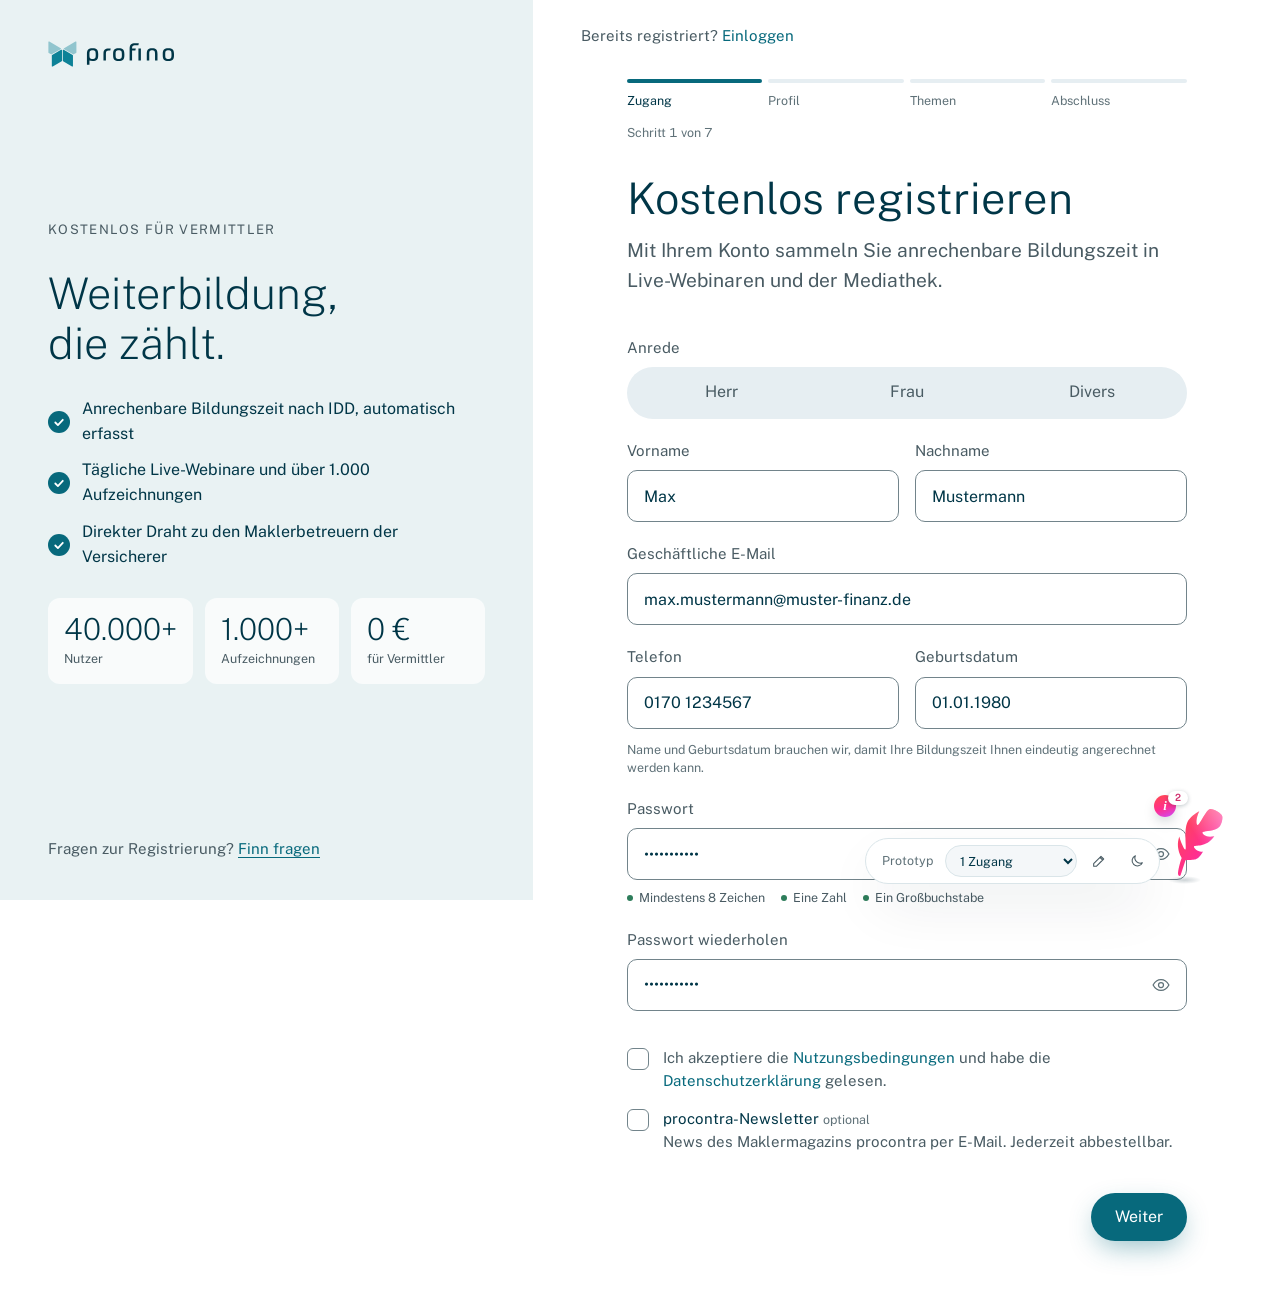
<file: registrierung.html>
<!doctype html><html lang="de"><head><meta charset="utf-8"><meta name="robots" content="noindex,nofollow"><meta name=viewport content="width=device-width,initial-scale=1,viewport-fit=cover"><style>:root{color-scheme:light;box-sizing:border-box;padding-top:env(safe-area-inset-top,0px);padding-bottom:env(safe-area-inset-bottom,0px)}html{scroll-padding-top:env(safe-area-inset-top,0px)}body{margin:0;padding:0;font:14px -apple-system,BlinkMacSystemFont,sans-serif;background:#fff;color:#000}img{max-width:100%}[hidden]:not([hidden=until-found i]){display:none!important}</style></head><body>

<title>profino Registrierung</title>
<meta name="claude:viewport-fit-sides" content="cover">


<link rel="stylesheet" href="fonts/fonts.css">
<style>
/* Layout: Split-Screen. Links Markenfläche (surface-brand) mit Nutzen je Schritt, rechts weißes Formular mit Phasen-Stepper. Mobil: Formular vollflächig, Aktionsleiste unten. */
:root{
  --page:#ffffff; --surface:#ffffff; --tint:#f4f7f9; --muted:#e6eef2; --line:#dae5e9; --line-strong:#b9cbd2;
  --ink:#003647; --ink-2:#495b63; --ink-3:#5f7178;
  --action:#07697c; --action-hover:#004d60; --on-action:#ffffff; --accent:#099aae; --accent-brand:#5fc3d1;
  --brand-800:#002231; --brand-700:#003647; --brand-600:#004d60; --on-brand:#ffffff; --on-brand-2:rgba(255,255,255,.74);
  --error:#b3261e; --error-bg:#fdeceb; --ok:#2e7d5b;
  --r-media:24px; --r-inner:12px; --r-card:15px; --r-input:10px;
  --h-input:52px; --h-btn:48px;
  --font:"Public Sans",Arial,system-ui,sans-serif;
  --t-page:clamp(1.6rem,1.2rem + 1.9vw,2.6rem);
  --t-section:clamp(1.35rem,1.15rem + 0.9vw,1.97rem);
  --t-title:1.4rem; --t-intro:1.125rem; --t-body:1.0625rem; --t-meta:1rem; --t-small:.94rem; --t-eyebrow:.82rem; --t-caption:.78rem;
  --ease:cubic-bezier(.22,.8,.24,1);
  --shadow-soft:0 24px 60px -12px rgba(0,34,49,.14);
  color-scheme:light;
}
@media (prefers-color-scheme:dark){:root:not([data-theme="light"]){
  --page:#0b1a21; --surface:#0f2029; --tint:#132832; --muted:#1a3340; --line:#23404d; --line-strong:#356070;
  --ink:#e4eff2; --ink-2:#a9bcc3; --ink-3:#8fa4ac;
  --action:#4cc0d1; --action-hover:#79d3e0; --on-action:#00212e; --accent:#4cc0d1; --accent-brand:#8fdbe6;
  --error:#ff8a80; --error-bg:#3a1a1a; --ok:#6fcf9f;
  --shadow-soft:0 24px 60px -12px rgba(0,0,0,.5);
  color-scheme:dark}}
:root[data-theme="dark"]{
  --page:#0b1a21; --surface:#0f2029; --tint:#132832; --muted:#1a3340; --line:#23404d; --line-strong:#356070;
  --ink:#e4eff2; --ink-2:#a9bcc3; --ink-3:#8fa4ac;
  --action:#4cc0d1; --action-hover:#79d3e0; --on-action:#00212e; --accent:#4cc0d1; --accent-brand:#8fdbe6;
  --error:#ff8a80; --error-bg:#3a1a1a; --ok:#6fcf9f;
  --shadow-soft:0 24px 60px -12px rgba(0,0,0,.5);
  color-scheme:dark}

*{box-sizing:border-box}
html,body{height:100%}
body{margin:0;background:var(--page);color:var(--ink);font-family:var(--font);font-size:var(--t-body);line-height:1.55;-webkit-font-smoothing:antialiased}
h1,h2,h3{margin:0;font-weight:300;line-height:1.15;text-wrap:balance}
p{margin:0;text-wrap:pretty}
button{font:inherit;color:inherit;border:0;background:none;cursor:pointer;padding:0}
a{color:inherit}
svg{display:block}
:focus-visible{outline:2px solid var(--accent);outline-offset:3px;border-radius:8px}
.eyebrow{font-size:var(--t-eyebrow);letter-spacing:.1em;text-transform:uppercase}
.muted{color:var(--ink-2)}
.small{font-size:var(--t-small)}
.caption{font-size:var(--t-caption)}
.ulink{color:var(--action);text-decoration:none;transition:color .2s var(--ease)}
.ulink:hover{color:var(--ink)}

/* Shell */
.shell{display:grid;grid-template-columns:minmax(360px,5fr) 7fr;min-height:100%}
.side{position:sticky;top:0;height:100vh;height:100dvh;background:linear-gradient(160deg,var(--brand-800) 0%,var(--brand-800) 50%,var(--brand-700) 82%,var(--brand-600) 100%);color:var(--on-brand);padding-block:40px;padding-left:max(48px,env(safe-area-inset-left,0px));padding-right:48px;display:flex;flex-direction:column;gap:48px;overflow:hidden}
.side .logo{color:#fff;display:inline-flex}
.side .logo svg{height:28px;width:auto}
.side .logo svg path{fill:#fff}
.side .logo svg [fill="#0D8297"]{fill:#5fc3d1}
.side-body{flex:1;display:flex;flex-direction:column;justify-content:center;gap:28px;max-width:440px}
.side-body h2{font-size:var(--t-page);font-weight:200;line-height:1.1}
.side-body .lead{color:var(--on-brand-2);font-size:var(--t-intro);line-height:1.5}
.side-foot{display:flex;gap:16px;align-items:center;justify-content:space-between;color:var(--on-brand-2);font-size:var(--t-small)}
.side-anim{animation:sideIn .5s var(--ease) both}
@keyframes sideIn{from{opacity:0;transform:translateY(10px)}to{opacity:1;transform:none}}

.blist{list-style:none;margin:0;padding:0;display:flex;flex-direction:column;gap:14px}
.blist li{display:flex;gap:14px;align-items:flex-start;line-height:1.45}
.blist .ck{width:24px;height:24px;border-radius:50%;background:rgba(255,255,255,.12);display:grid;place-items:center;flex:none;margin-top:1px}
.blist .ck svg{width:13px;height:13px;color:var(--accent-brand)}
.stats{display:grid;grid-template-columns:repeat(3,1fr);gap:12px}
.stat{background:rgba(255,255,255,.07);border-radius:var(--r-inner);padding:16px}
.stat b{display:block;font-weight:200;font-size:1.9rem;line-height:1.05;font-variant-numeric:proportional-nums}
.stat span{font-size:var(--t-caption);color:var(--on-brand-2);line-height:1.35;display:block;margin-top:6px}
.glass{background:rgba(255,255,255,.07);border-radius:var(--r-card);padding:20px;display:flex;flex-direction:column;gap:12px}
.glass .row{display:flex;gap:12px;align-items:center}
.ikb{width:40px;height:40px;border-radius:var(--r-inner);background:rgba(255,255,255,.1);display:grid;place-items:center;flex:none}
.ikb svg{width:20px;height:20px;color:var(--accent-brand)}
.bar{height:6px;border-radius:3px;background:rgba(255,255,255,.14);overflow:hidden}
.bar i{display:block;height:100%;width:0;background:var(--accent-brand);border-radius:3px;transition:width .6s var(--ease)}
.tagrow{display:flex;flex-wrap:wrap;gap:6px}
.tagrow span{font-size:var(--t-caption);padding:4px 10px;border-radius:999px;background:rgba(255,255,255,.1);color:#fff}
.issue{margin:0;display:flex;gap:20px;align-items:flex-end}
.issue img{width:min(200px,45%);height:auto;border-radius:6px;box-shadow:0 28px 50px -16px rgba(0,0,0,.55)}
.issue figcaption{display:flex;flex-direction:column;gap:4px;padding-bottom:8px;min-width:0}
.mag-mini{display:flex;gap:16px;align-items:center;padding:12px;border-radius:var(--r-card);background:var(--tint)}
.mag-mini img{width:64px;height:auto;border-radius:4px;flex:none;box-shadow:0 8px 16px -8px rgba(0,0,0,.4)}
.mag-mini div{display:flex;flex-direction:column;gap:2px;font-size:var(--t-small);min-width:0}
.mag-mini span{color:var(--ink-2)}
.mag-m{display:none}
@media (max-width:899px){.mag-m{display:flex}}
.covers{display:flex;gap:12px}
.cover{flex:1;aspect-ratio:3/4;border-radius:8px;background:#fff;padding:10px;display:flex;flex-direction:column;gap:8px;box-shadow:0 20px 40px -12px rgba(0,0,0,.4)}
.cover .mh{font-size:.9rem;color:#0e2a3a;letter-spacing:-.01em;font-weight:400}
.cover .mh i{font-style:normal;color:#e0a32e}
.cover .im{flex:1;border-radius:4px}
.cover:nth-child(2){transform:translateY(-14px)}

/* Main */
.main{display:flex;flex-direction:column;min-width:0;background:var(--page)}
.top{display:flex;align-items:center;justify-content:space-between;gap:16px;padding-block:24px;padding-left:max(48px,env(safe-area-inset-left,0px));padding-right:max(48px,env(safe-area-inset-right,0px))}
.top .logo-m{display:none;color:var(--ink)}
.top .logo-m svg{height:24px;width:auto}
.top .login{font-size:var(--t-small);color:var(--ink-2)}
.form-wrap{flex:1;display:flex;justify-content:center;padding-block:8px 48px;padding-left:max(48px,env(safe-area-inset-left,0px));padding-right:max(48px,env(safe-area-inset-right,0px))}
.form-col{width:100%;max-width:560px;display:flex;flex-direction:column;gap:32px}

/* Phasen-Stepper */
.stepper{display:flex;flex-direction:column;gap:12px}
.phases{display:grid;grid-template-columns:repeat(4,1fr);gap:6px}
.ph-i{display:flex;flex-direction:column;gap:8px;font-size:var(--t-caption);color:var(--ink-3);min-width:0}
.ph-i .tr{height:4px;border-radius:2px;background:var(--muted);overflow:hidden}
.ph-i .tr i{display:block;height:100%;width:0;background:var(--action);transition:width .5s var(--ease)}
.ph-i.on{color:var(--ink)}
.ph-i span{white-space:nowrap;overflow:hidden;text-overflow:ellipsis}
.stepcount{font-size:var(--t-caption);color:var(--ink-3);font-variant-numeric:tabular-nums}

.head{display:flex;flex-direction:column;gap:12px}
.head h1{font-size:var(--t-page);font-weight:300}
.head p{color:var(--ink-2);font-size:var(--t-intro);line-height:1.5;max-width:52ch}

.view{display:flex;flex-direction:column;gap:32px}
.view-enter{animation:viewIn .45s var(--ease) both}
@keyframes viewIn{from{opacity:0;transform:translateY(12px)}to{opacity:1;transform:none}}

/* Felder */
.grid{display:grid;grid-template-columns:1fr 1fr;gap:20px 16px}
.full{grid-column:1/-1}
.fld{display:flex;flex-direction:column;gap:8px;min-width:0}
.fld>label,.lbl{font-size:var(--t-small);color:var(--ink);display:flex;gap:6px;align-items:baseline}
.opt{color:var(--ink-3);font-size:var(--t-caption)}
.inp,.sel{height:var(--h-input);width:100%;border-radius:var(--r-input);border:1px solid var(--line-strong);background:var(--surface);color:var(--ink);font:inherit;font-size:var(--t-body);padding:0 16px;transition:border-color .2s var(--ease),box-shadow .2s var(--ease);-webkit-appearance:none;appearance:none}
.inp::placeholder{color:var(--ink-3);opacity:.85}
.inp:hover,.sel:hover{border-color:var(--ink-3)}
.inp:focus,.sel:focus{outline:none;border-color:var(--action);box-shadow:0 0 0 3px color-mix(in srgb,var(--action) 18%,transparent)}
.sel{padding-right:44px;background-image:url("data:image/svg+xml,%3Csvg xmlns='http://www.w3.org/2000/svg' viewBox='0 0 24 24' fill='none' stroke='%235f7178' stroke-width='1.8' stroke-linecap='round' stroke-linejoin='round'%3E%3Cpath d='m6 9.5 6 6 6-6'/%3E%3C/svg%3E");background-repeat:no-repeat;background-position:right 14px center;background-size:20px;cursor:pointer}
.sel.empty{color:var(--ink-3)}
.fld.err .inp,.fld.err .sel{border-color:var(--error)}
.msg{font-size:var(--t-caption);color:var(--error);display:none;line-height:1.4}
.msg.show{display:block}
.reg.err .inp{border-color:var(--error)}
.fld.err .msg{display:block}
.hint{font-size:var(--t-caption);color:var(--ink-3);line-height:1.45}
.pw{position:relative}
.pw .inp{padding-right:52px}
.pw button{position:absolute;right:6px;top:6px;width:40px;height:40px;border-radius:8px;display:grid;place-items:center;color:var(--ink-3)}
.pw button:hover{color:var(--ink)}
.pw svg{width:20px;height:20px}
.rules{display:flex;flex-wrap:wrap;gap:6px 16px;font-size:var(--t-caption);color:var(--ink-3)}
.rules span{display:inline-flex;gap:6px;align-items:center}
.rules span::before{content:"";width:6px;height:6px;border-radius:50%;background:var(--line-strong);transition:background .2s}
.rules span.ok{color:var(--ink-2)}
.rules span.ok::before{background:var(--ok)}

/* Segment (Anrede) */
.seg{display:grid;grid-template-columns:repeat(3,1fr);gap:4px;padding:4px;border-radius:999px;background:var(--muted);position:relative;height:var(--h-input)}
.seg button{position:relative;z-index:1;border-radius:999px;font-size:var(--t-meta);color:var(--ink-2);transition:color .25s}
.seg button[aria-checked="true"]{color:var(--ink)}
.seg .thumb{position:absolute;top:4px;bottom:4px;left:4px;width:calc((100% - 16px)/3);border-radius:999px;background:var(--surface);box-shadow:0 2px 8px rgba(0,34,49,.1);transition:transform .35s var(--ease),opacity .2s;opacity:0}
.fld.err .seg{box-shadow:inset 0 0 0 1px var(--error)}

/* Checkbox */
.chk{display:flex;gap:14px;align-items:flex-start;cursor:pointer;font-size:var(--t-small);line-height:1.5;color:var(--ink-2)}
.chk input{position:absolute;opacity:0;pointer-events:none}
.chk .box{width:22px;height:22px;border-radius:6px;border:1px solid var(--line-strong);background:var(--surface);flex:none;display:grid;place-items:center;margin-top:1px;transition:background .2s,border-color .2s}
.chk .box svg{width:14px;height:14px;color:var(--on-action);opacity:0;transition:opacity .15s}
.chk input:checked+.box{background:var(--action);border-color:var(--action)}
.chk input:checked+.box svg{opacity:1}
.chk input:focus-visible+.box{outline:2px solid var(--accent);outline-offset:2px}
.chk.err .box{border-color:var(--error)}
.chk b{font-weight:400;color:var(--ink)}
/* Bildungswelten: Punkt-Kennung wie im Portal, Erlaubnis-Liste */
:root{--w-vers:var(--action);--w-inv:#a8771a}
html[data-theme=dark]{--w-inv:#e2b450}
.wd{width:8px;height:8px;border-radius:50%;flex:none;display:inline-block}
.wd-vers{background:var(--w-vers)}.wd-inv{background:var(--w-inv)}.wd-all{background:var(--ink-3)}
.wtag{display:inline-flex;align-items:center;gap:8px;font-size:var(--t-eyebrow);letter-spacing:.1em;text-transform:uppercase;color:var(--ink-2);margin-bottom:12px}
.group h3 .wd{margin-right:8px;vertical-align:middle;position:relative;top:-1px}
.erl{display:flex;flex-direction:column;gap:14px}
.erl .chk{color:var(--ink)}
.erl .chk small{display:block;color:var(--ink-2);font-size:var(--t-caption)}
.checks{display:flex;flex-direction:column;gap:16px;padding-top:4px}

/* Rollen-Karten */
.roles{display:flex;flex-direction:column;gap:12px}
.role{display:flex;gap:16px;align-items:center;text-align:left;padding:20px;border-radius:var(--r-card);border:1px solid var(--line);background:var(--surface);transition:border-color .2s var(--ease),background .2s var(--ease),box-shadow .2s var(--ease)}
.role:hover{border-color:var(--line-strong)}
.role[aria-checked="true"]{border-color:var(--action);box-shadow:0 0 0 1px var(--action);background:color-mix(in srgb,var(--action) 5%,var(--surface))}
.role .ik{width:48px;height:48px;border-radius:var(--r-inner);background:var(--tint);display:grid;place-items:center;flex:none;color:var(--action)}
.role .ik svg{width:24px;height:24px}
.role .tx{flex:1;min-width:0;display:flex;flex-direction:column;gap:2px}
.role .tx b{font-weight:400;font-size:var(--t-body);color:var(--ink)}
.role .tx span{font-size:var(--t-small);color:var(--ink-2);line-height:1.45}
.radio{width:22px;height:22px;border-radius:50%;border:1px solid var(--line-strong);flex:none;display:grid;place-items:center;transition:border-color .2s}
.radio::after{content:"";width:12px;height:12px;border-radius:50%;background:var(--action);transform:scale(0);transition:transform .2s var(--ease)}
[aria-checked="true"] .radio{border-color:var(--action)}
[aria-checked="true"] .radio::after{transform:scale(1)}

/* Chips */
.chips{display:flex;flex-wrap:wrap;gap:8px}
.chip{display:inline-flex;align-items:center;gap:8px;min-height:40px;padding:0 16px;border-radius:999px;border:1px solid var(--line-strong);background:var(--surface);font-size:var(--t-small);color:var(--ink);white-space:nowrap;transition:background .2s,color .2s,border-color .2s}
.chip:hover{border-color:var(--ink-3)}
.chip[aria-pressed="true"]{background:var(--brand-800);border-color:var(--brand-800);color:#fff}
:root[data-theme="dark"] .chip[aria-pressed="true"]{background:var(--action);border-color:var(--action);color:var(--on-action)}
@media (prefers-color-scheme:dark){:root:not([data-theme="light"]) .chip[aria-pressed="true"]{background:var(--action);border-color:var(--action);color:var(--on-action)}}
.chip svg{width:14px;height:14px;display:none}
.chip[aria-pressed="true"] svg{display:block}
.chipbar{display:flex;align-items:center;justify-content:space-between;gap:12px;flex-wrap:wrap}
.count{font-size:var(--t-small);color:var(--ink-2);font-variant-numeric:tabular-nums}
.groups{display:flex;flex-direction:column;gap:24px}
.group{display:flex;flex-direction:column;gap:12px}
.group h3{font-size:var(--t-small);font-weight:400;color:var(--ink-2);display:flex;gap:8px;align-items:center}
.group h3 em{font-style:normal;color:var(--ink-3);font-size:var(--t-caption)}
.more{align-self:flex-start;display:inline-flex;gap:6px;align-items:center;font-size:var(--t-small);color:var(--action)}
.more svg{width:16px;height:16px;transition:transform .3s var(--ease)}
.more[aria-expanded="true"] svg{transform:rotate(90deg)}

/* Zulassungs-Zeilen */
.regs{display:flex;flex-direction:column;gap:12px}
.reg{display:grid;grid-template-columns:1fr 1.15fr auto;gap:12px;align-items:center;padding:12px 12px 12px 16px;border-radius:var(--r-card);background:var(--tint)}
.reg .nm{font-size:var(--t-small);color:var(--ink)}
.reg .inp{height:44px;background:var(--surface)}
/* 16.11.: Register-ID-Zeilen (ID + Art der Zulassung) */
.reg2{grid-template-columns:1fr 1.15fr 40px;padding:12px}
.reg2 .sel{height:44px;background-color:var(--surface);font-size:var(--t-small)}
.reg.err .sel{border-color:var(--error)}
.reg .x[hidden]{display:none}
.reghd{display:grid;grid-template-columns:1fr 1.15fr 40px;gap:12px;padding:0 12px;font-size:var(--t-caption);color:var(--ink-2)}
.reghd span:last-child{grid-column:2}
.reg .x{width:40px;height:40px;border-radius:50%;display:grid;place-items:center;color:var(--ink-3)}
.reg .x:hover{background:var(--muted);color:var(--ink)}
.reg .x svg{width:18px;height:18px}
.note{display:flex;gap:12px;padding:16px;border-radius:var(--r-card);background:var(--tint);font-size:var(--t-small);color:var(--ink-2);line-height:1.5}
.note svg{width:20px;height:20px;color:var(--action);flex:none;margin-top:1px}

/* procontra-Optionen */
.opts{display:grid;grid-template-columns:1fr 1fr;gap:12px}
.optc{display:flex;flex-direction:column;gap:12px;text-align:left;padding:20px;border-radius:var(--r-card);border:1px solid var(--line);background:var(--surface);transition:border-color .2s,box-shadow .2s}
.optc:hover{border-color:var(--line-strong)}
.optc[aria-checked="true"]{border-color:var(--action);box-shadow:0 0 0 1px var(--action)}
.optc .tp{display:flex;justify-content:space-between;align-items:center;gap:12px}
.optc b{font-weight:400}
.optc span{font-size:var(--t-small);color:var(--ink-2);line-height:1.45}
.summary{display:flex;flex-direction:column;border-radius:var(--r-card);border:1px solid var(--line);overflow:hidden}
.summary .r{display:flex;justify-content:space-between;gap:16px;padding:14px 16px;font-size:var(--t-small);border-top:1px solid var(--line)}
.summary .r:first-child{border-top:0}
.summary .r span:first-child{color:var(--ink-3)}
.summary .r span:last-child{text-align:right;min-width:0;overflow-wrap:anywhere}
.summary button{color:var(--action);font-size:var(--t-caption);margin-left:8px}

/* Buttons */
.actions{display:flex;align-items:center;justify-content:space-between;gap:12px;padding-top:8px}
.btn{display:inline-flex;align-items:center;justify-content:center;gap:8px;min-height:var(--h-btn);padding:0 28px;border-radius:999px;font-size:var(--t-meta);white-space:nowrap;transition:background .25s var(--ease),transform .2s var(--ease),color .2s}
.btn:active{transform:scale(.97)}
.btn-primary{background:var(--action);color:var(--on-action)}
.btn-primary:hover{background:var(--action-hover)}
.btn-ghost{color:var(--ink-2);padding:0 12px}
.btn-ghost:hover{color:var(--ink)}
.btn svg{width:18px;height:18px}
.btn[disabled]{opacity:.45;pointer-events:none}
.skip{font-size:var(--t-small);color:var(--ink-2);text-align:center}

/* Erfolg */
.done{display:flex;flex-direction:column;gap:32px}
.done .badge{width:64px;height:64px;border-radius:50%;background:color-mix(in srgb,var(--action) 12%,var(--surface));color:var(--action);display:grid;place-items:center}
.done .badge svg{width:30px;height:30px}
.next{display:flex;flex-direction:column;gap:12px}
.finn{display:flex;gap:14px;align-items:flex-start}
.finn-av{width:48px;height:48px;border-radius:50%;background:var(--surface);box-shadow:0 12px 28px -10px rgba(0,34,49,.28),0 0 0 1px var(--line);display:grid;place-items:center;flex:none}
.finn-av svg{width:22px;height:25px;transform:translateX(1px)}
.finn-b{background:var(--tint);border-radius:6px 20px 20px 20px;padding:14px 18px;display:flex;flex-direction:column;gap:4px;max-width:440px}
.finn-b .caption{color:var(--ink-3)}
.nx{display:flex;gap:16px;align-items:center;padding:16px 20px;border-radius:var(--r-card);background:var(--tint)}
.nx .ik{position:relative;width:44px;height:44px;border-radius:var(--r-inner);display:grid;place-items:center;color:var(--action);flex:none}
.nx .ik::before{content:"";position:absolute;inset:0;border-radius:inherit;background:currentColor;opacity:.12}
.nx .ik svg{position:relative;width:22px;height:22px}
.nx .ik.c-live{color:var(--a-live)}.nx .ik.c-netzwerk{color:var(--a-net)}
.nx div{display:flex;flex-direction:column;gap:2px;min-width:0}
.nx b{font-weight:400}
.nx span{font-size:var(--t-small);color:var(--ink-2)}

/* Prototyp-Steuerung */
.proto{position:fixed;right:calc(16px + env(safe-area-inset-right,0px));bottom:calc(16px + env(safe-area-inset-bottom,0px));z-index:40;display:flex;gap:6px;align-items:center;padding:6px;border-radius:999px;background:var(--surface);border:1px solid var(--line);box-shadow:var(--shadow-soft);font-size:var(--t-caption)}
.proto span{padding:0 6px 0 10px;color:var(--ink-3)}
.proto select{height:32px;border-radius:999px;border:1px solid var(--line);background:var(--tint);color:var(--ink);font:inherit;font-size:var(--t-caption);padding:0 10px}
.proto button{height:32px;width:32px;border-radius:50%;display:grid;place-items:center;color:var(--ink-2)}
.proto button:hover{background:var(--muted)}
.proto svg{width:16px;height:16px}

/* Responsiv */
@media (max-width:1100px){.shell{grid-template-columns:minmax(320px,4fr) 7fr}.side{padding-left:max(32px,env(safe-area-inset-left,0px));padding-right:32px}.top,.form-wrap{padding-left:32px;padding-right:max(32px,env(safe-area-inset-right,0px))}}
@media (max-width:899px){
  .shell{display:block}
  .side{display:none}
  .top{position:sticky;top:env(safe-area-inset-top,0px);z-index:20;background:var(--page);padding-block:14px;padding-left:max(16px,env(safe-area-inset-left,0px));padding-right:max(16px,env(safe-area-inset-right,0px));border-bottom:1px solid var(--line)}
  body::before{content:"";position:fixed;inset:0 0 auto;height:env(safe-area-inset-top,0px);z-index:21;background:var(--page)}
  .top .logo-m{display:inline-flex}
  .form-wrap{padding-block:24px 120px;padding-left:max(16px,env(safe-area-inset-left,0px));padding-right:max(16px,env(safe-area-inset-right,0px))}
  .form-col{gap:28px}
  .actions{position:fixed;left:0;right:0;bottom:0;z-index:20;background:var(--page);border-top:1px solid var(--line);padding-block:12px calc(12px + env(safe-area-inset-bottom,0px));padding-left:max(16px,env(safe-area-inset-left,0px));padding-right:max(16px,env(safe-area-inset-right,0px))}
  .actions .btn-primary{flex:1}
  .proto{bottom:auto;top:calc(64px + env(safe-area-inset-top,0px));right:max(12px,env(safe-area-inset-right,0px));transform:none}
  .proto>span,.proto #theme{display:none}
  .side{position:relative;height:auto}
  .mobile-benefit{display:flex!important}
}
@media (max-width:520px){
  .grid{grid-template-columns:1fr}
  .grid .half-m{grid-column:auto}
  .opts{grid-template-columns:1fr}
  .reg{grid-template-columns:1fr auto;padding:12px}
  .reg .inp{grid-column:1/-1;grid-row:2}
  .reg2{grid-template-columns:1fr 40px}.reg2 .inp{grid-column:1/-1;grid-row:1}.reg2 .sel{grid-column:1;grid-row:2}.reg2 .x{grid-row:2}.reghd{display:none}
  .ph-i span{font-size:.75rem}
  .role{padding:16px}
}
.mobile-benefit{display:none;gap:12px;align-items:center;padding:14px 16px;border-radius:var(--r-card);background:var(--brand-800);color:#fff;font-size:var(--t-small);line-height:1.4}
.mobile-benefit svg{width:20px;height:20px;color:var(--accent-brand);flex:none}
@media (prefers-reduced-motion:reduce){*,*::before,*::after{animation:none!important;transition:none!important}}
/* Helle Markenfläche (Feedback Niels/Damir 26.10.): pastell statt dunkles Petrol, wie Registrierungsblock der Startseite */
:root{--side-bg:color-mix(in srgb,var(--action) 9%,#ffffff);--side-card:rgba(255,255,255,.72)}
@media (prefers-color-scheme:dark){:root:not([data-theme="light"]){--side-bg:color-mix(in srgb,#4cc0d1 10%,#0b1a21);--side-card:rgba(255,255,255,.06)}}
:root[data-theme="dark"]{--side-bg:color-mix(in srgb,#4cc0d1 10%,#0b1a21);--side-card:rgba(255,255,255,.06)}
.side{background:var(--side-bg);--on-brand:var(--ink);--on-brand-2:var(--ink-2);--accent-brand:var(--action);color:var(--ink)}
.side .logo{color:var(--ink)}
.side .logo svg path{fill:currentColor}
.side .logo svg [fill="#0D8297"]{fill:#0D8297}
.side .side-foot a{color:var(--action)!important}
.side .blist .ck,.side .stat,.side .glass,.side .tagrow span{background:var(--side-card)}
.side .tagrow span{color:var(--ink)}
.side .bar{background:color-mix(in srgb,var(--action) 16%,transparent)}
.side .issue img{box-shadow:0 24px 44px -18px rgba(0,34,49,.35)}
.mobile-benefit{background:var(--side-bg);color:var(--ink)}
.mobile-benefit svg{color:var(--action)}
.c2ck{width:22px;height:22px;border-radius:50%;background:var(--action);flex:none;position:relative}
.c2ck::after{content:"";position:absolute;inset:0;background:url("data:image/svg+xml,%3Csvg xmlns='http://www.w3.org/2000/svg' viewBox='0 0 22 22'%3E%3Cpath d='M7.3 11.5l2.6 2.6 4.9-5.3' fill='none' stroke='%23fff' stroke-width='1.8' stroke-linecap='round' stroke-linejoin='round'/%3E%3C/svg%3E") center/100% no-repeat}
:root[data-theme="dark"] .c2ck::after{filter:brightness(0);opacity:.8}
@media (prefers-color-scheme:dark){:root:not([data-theme="light"]) .c2ck::after{filter:brightness(0);opacity:.8}}
.blist li{align-items:center;gap:12px}
.plist{display:flex;flex-direction:column;gap:18px}
.plist .row{display:flex;gap:12px;align-items:center}
/* Icon-Kacheln wie Startseite/Portal (.ik): Kategoriefarbe, Fläche = currentColor 12 % */
:root{--a-live:#d0605c;--a-net:#7666bd}
.side .ikb{position:relative;width:44px;height:44px;border-radius:var(--r-inner);background:none;color:var(--action)}
.side .ikb::before{content:"";position:absolute;inset:0;border-radius:inherit;background:currentColor;opacity:.12}
.side .ikb svg{position:relative;width:22px;height:22px;color:inherit}
.side .ikb.c-live{color:var(--a-live)}
/* Welten-Wahl (Switch Versicherung / Investment) */
.worlds{display:grid;grid-template-columns:minmax(0,1fr) minmax(0,1fr);gap:12px}
.world{min-width:0}.world .tx{min-width:0;overflow-wrap:break-word;hyphens:auto}
.world{display:flex;flex-direction:column;gap:16px;text-align:left;padding:20px;border-radius:var(--r-card);border:1px solid var(--line);background:var(--surface);position:relative;transition:border-color .2s var(--ease),box-shadow .2s var(--ease),background .2s var(--ease)}
.world:hover{border-color:var(--line-strong)}
.world[aria-pressed="true"]{border-color:var(--action);box-shadow:0 0 0 1px var(--action);background:color-mix(in srgb,var(--action) 5%,var(--surface))}
.world .ik{position:relative;flex:none;width:44px;height:44px;border-radius:var(--r-inner);display:grid;place-items:center;color:var(--action)}
.world .ik::before{content:"";position:absolute;inset:0;border-radius:inherit;background:currentColor;opacity:.12}
.world .ik svg{position:relative;width:22px;height:22px}
.world .tx{display:flex;flex-direction:column;gap:4px}
.world .tx b{font-weight:400;font-size:var(--t-title);font-weight:300;line-height:1.25;color:var(--ink)}
.world .tx span{font-size:var(--t-small);color:var(--ink-2);line-height:1.45}
.wbox{position:absolute;top:20px;right:20px;width:22px;height:22px;border-radius:6px;border:1px solid var(--line-strong);display:grid;place-items:center;transition:background .2s,border-color .2s}
.wbox svg{width:14px;height:14px;color:var(--on-action);opacity:0}
.world[aria-pressed="true"] .wbox{background:var(--action);border-color:var(--action)}
.world[aria-pressed="true"] .wbox svg{opacity:1}
@media (max-width:520px){.worlds{grid-template-columns:minmax(0,1fr)}.world{flex-direction:row;align-items:flex-start;padding:16px 52px 16px 16px}.wbox{top:16px;right:16px}}
/* QA mobil/tablet 26.10. */
.head h1{overflow-wrap:break-word;hyphens:auto}
@media (max-width:1180px) and (min-width:900px){
  .stat{padding:12px}
  .stat b{font-size:1.3rem}
  .issue{flex-direction:column;align-items:flex-start}
  .issue img{width:160px}
}
@media (max-width:520px){
  .actions .btn-ghost{padding:0;width:48px;flex:none;font-size:0;gap:0}
  .actions .btn-ghost svg{width:22px;height:22px}
  .actions .btn-primary{padding:0 16px}
  .done .actions .btn-ghost{width:auto;font-size:var(--t-small);padding:0 8px}
  .proto{padding:4px;gap:4px}
  .proto select{height:30px;max-width:130px}
  .proto button{width:30px;height:30px}
}
@media (max-width:899px){.proto{opacity:.92}}
.xs-cap{text-transform:none}
@media (max-width:360px){.xs-hide{display:none}.xs-cap{text-transform:uppercase}}
[hidden]{display:none!important}
.sr{position:absolute;width:1px;height:1px;overflow:hidden;clip:rect(0 0 0 0);white-space:nowrap}
/* ===== Abgleich mit Startseite/Portal (26.10.) ===== */
/* Token: Typo-Skala und Dunkelwerte wie Startseite */
:root{--t-page:clamp(1.6rem,1.2rem + 1.9vw,2.8rem);--t-intro:1.2rem;--head-gap:40px}
@media (prefers-color-scheme:dark){:root:not([data-theme="light"]){--page:#0b1a21;--surface:#0f2229;--tint:#132a33;--muted:#1a343e;--line:#22404a;--line-strong:#2d5260;--ink:#e7eff2;--ink-2:#b7c8ce;--ink-3:#8ea4ac;--action:#5cc0cf;--action-hover:#7fd0dc;--on-action:#04222a;--accent:#3fb7c9}}
:root[data-theme="dark"]{--page:#0b1a21;--surface:#0f2229;--tint:#132a33;--muted:#1a343e;--line:#22404a;--line-strong:#2d5260;--ink:#e7eff2;--ink-2:#b7c8ce;--ink-3:#8ea4ac;--action:#5cc0cf;--action-hover:#7fd0dc;--on-action:#04222a;--accent:#3fb7c9}
/* Überschriften und Intro: h-page 300 / 1.15, Intro 1.2rem / 1.55, Eyebrow ink-2 */
.head h1{font-size:var(--t-page);font-weight:300;line-height:1.15}
.head p,.side-body .lead{font-size:var(--t-intro);line-height:1.55}
.side-body h2{line-height:1.15}
.eyebrow,.side .eyebrow{color:var(--ink-2)!important}
/* Abstand Intro zu erstem Element: 40px wie Portal (--head-gap) */
.view>.head{margin-bottom:calc(var(--head-gap) - 32px)}
/* Listen: t-meta / 1.55, gap 12 wie „Starten Sie jetzt“ */
.blist{gap:12px}.blist li{font-size:var(--t-meta);line-height:1.55}
.plist{gap:16px}.plist .row>div>div:first-child{font-size:var(--t-meta);line-height:1.4}
/* Felder wie .fld der Startseite: Label ink-2 small, Eingabe t-meta, Rahmen line, Fokus accent + Ring */
.fld>label,.lbl{color:var(--ink-2)}
.inp,.sel{font-size:var(--t-meta);border-color:var(--line)}
.inp:focus,.sel:focus{border-color:var(--accent);box-shadow:0 0 0 3px color-mix(in oklch,var(--accent) 18%,transparent)}
.chk .box,.radio,.wbox{border-color:var(--ink-3)}
/* Buttons wie Startseite: 48 hoch, Padding 24, Glow, Hover heben */
.btn{padding:0 24px}
.btn-primary{box-shadow:0 10px 28px -6px rgba(7,105,124,.45)}
.btn-primary:hover{transform:translateY(-1px)}
.btn-ghost{color:var(--ink);padding:0 8px}
.btn-ghost:hover{color:var(--action)}
/* Chips wie Startseite/Portal: 38 hoch, Rahmen line, aktiv brand-800 */
.chip{min-height:38px;border-color:var(--line)}
.chip:hover{border-color:var(--ink-3)}
/* Karten-Hover dezent: nur Fläche (wie Portal) */
@media (hover:hover){.role:hover,.optc:hover,.world:hover{border-color:var(--line);background:var(--tint)}.world[aria-pressed="true"]:hover,.optc[aria-checked="true"]:hover{border-color:var(--action)}}
/* Mobil: Tap-Ziele min. 40, Intro etwas kleiner */
@media (max-width:899px){.chip{min-height:40px}:root{--head-gap:32px}.view>.head{margin-bottom:0}}
@media (max-width:520px){:root{--t-intro:1.0625rem}}
/* Dunkel: aktive Chips wie Startseite (ink auf page) */
:root[data-theme="dark"] .chip[aria-pressed="true"]{background:var(--ink);border-color:var(--ink);color:var(--page)}
@media (prefers-color-scheme:dark){:root:not([data-theme="light"]) .chip[aria-pressed="true"]{background:var(--ink);border-color:var(--ink);color:var(--page)}}
/* Prototyp-Leiste mobil/tablet: unten rechts über der Aktionsleiste, verdeckt keine Steuerung */
@media (max-width:899px){.proto{top:auto!important;bottom:calc(84px + env(safe-area-inset-bottom,0px))!important;right:max(12px,env(safe-area-inset-right,0px))!important;left:auto!important;transform:none!important}}
/* Fix: Einblend-Animation ohne transform, sonst hängt die fixe Aktionsleiste mobil am Formular statt am Bildschirmrand */
@keyframes viewFade{from{opacity:0}to{opacity:1}}
@media (max-width:899px){.view-enter{animation-name:viewFade}}

/* Feedback Niels 27.10.: nichts vorausgewählt, Weiter erst aktiv bei Auswahl; Stift statt Ändern */
.btn-primary[disabled]{background:var(--muted);color:var(--ink-3);opacity:1;box-shadow:none;transform:none}
.summary .r span:last-child{display:flex;align-items:center;justify-content:flex-end;gap:4px}
.summary .edit{width:40px;height:40px;margin:-10px -10px -10px 4px;border-radius:50%;display:grid;place-items:center;flex:none;color:var(--ink-3);font-size:0;transition:background .2s,color .2s}
.summary .edit:hover{background:var(--muted);color:var(--action)}
.summary .edit svg{width:18px;height:18px}

/* Abgleich 27.10.: Feldrahmen mit 3:1 Kontrast (WCAG 1.4.11), Token control-border: hell grey-550, dunkel night-border */
:root{--line-input:#72848b}
html[data-theme=dark],:root[data-theme="dark"]{--line-input:#557784}
.gf input,.fld input,.fld select,.inp,.sel{border-color:var(--line-input)}
.chk .box{border-color:var(--line-input)}

/* Verfeinern kompakt (27.10.): nur gewählte Bereiche, Rest eingeklappt; Desktop als ruhige Liste (Bereich links, Schlagworte rechts) */
body[data-step=fokus] .chips{gap:6px}
body[data-step=fokus] .chip{min-height:32px;padding:0 12px;gap:6px;font-size:.8125rem}
body[data-step=fokus] .group{gap:8px}
body[data-step=fokus] .groups{gap:0}
body[data-step=fokus] .groups .group{padding-block:14px;border-top:1px solid var(--line)}
body[data-step=fokus] .groups>.group:first-child{border-top:0;padding-top:0}
body[data-step=fokus] #moregroups{margin-top:0}
body[data-step=fokus] .groups>.note{margin-bottom:24px}
body[data-step=fokus] .groups>.note+.group{border-top:0;padding-top:0}
body[data-step=fokus] .more{margin-top:14px}
@media (max-width:899px){body[data-step=fokus] .chip{min-height:36px}}
@media (min-width:900px){
 body[data-step=fokus] .groups .group{display:grid;grid-template-columns:168px 1fr;column-gap:24px;align-items:start}
 body[data-step=fokus] .groups .group h3{padding-top:6px}
}

/* Mobil beim Scrollen: Logo wird zur Bildmarke (27.10., wie Startseite) */
.top .logo-m{overflow:hidden;max-width:240px;transition:max-width .45s cubic-bezier(.2,.7,.2,1)}
.top .logo-m svg{flex:none}
.top .logo-m svg g[fill="currentColor"]{transition:opacity .25s ease}
@media (max-width:899px){.top.scrolled .logo-m{max-width:28px}.top.scrolled .logo-m svg g[fill="currentColor"]{opacity:0}}
/* 29.10.: procontra nur digital, Schlagwort-Wolke */
.mag-opt{padding:20px;border-radius:var(--r-card);border:1px solid var(--line);color:var(--ink)}
.mag-opt small{display:block;color:var(--ink-2);font-size:var(--t-small);margin-top:2px}
body[data-step=fokus] .chips.cloud{gap:8px}
body[data-step=fokus] .chips.cloud .chip{min-height:38px;padding:0 14px;font-size:var(--t-small)}

/* 04.11.: Schlagworte je Welt, Überschrift über den Chips statt Spalte */
@media (min-width:900px){body[data-step=fokus] .groups .group{display:flex;flex-direction:column}body[data-step=fokus] .groups .group h3{padding-top:0}}
/* QA 30.10.: Prototyp-Steuerung mobil in die Aktionsleiste, verdeckt keine Felder mehr */
@media (max-width:899px){
 .actions{padding-top:56px!important}
 .proto{bottom:calc(72px + env(safe-area-inset-bottom,0px))!important;left:50%!important;right:auto!important;transform:translateX(-50%)!important;box-shadow:none!important;background:transparent!important;border:0!important;opacity:1!important;z-index:21!important}
 .view{padding-bottom:140px}
}

/* 30.10.: Finn übernimmt Hilfe und FAQ, mobil über der Aktionsleiste */
@media (max-width:899px){#finnFab,.f3-fig,.f3-wrap{bottom:calc(128px + env(safe-area-inset-bottom,0px))!important}}
@media (min-width:900px){.proto{right:calc(120px + env(safe-area-inset-right,0px))!important}}
</style>

<div class="shell">
  <aside class="side" aria-label="Vorteile">
    <a class="logo" aria-label="profino Startseite" href="index.html" target="_blank" rel="noopener"><svg viewBox="0 0 144 32" fill="none" xmlns="http://www.w3.org/2000/svg"><g transform="translate(0 .4)"><g class="wing wl"><path opacity=".4" d="M1.5000 1.3856L14.5000 8.8912A0.7000 0.7000 0 0 1 14.5000 10.1036L4.2700 16.0099A0.7000 0.7000 0 0 1 3.5700 16.0099L0.8000 14.4107A0.7000 0.7000 0 0 1 0.4500 13.8044L0.4500 1.9919A0.7000 0.7000 0 0 1 1.5000 1.3856Z" fill="#0D8297"/><path d="M4.7200 16.7893L14.9500 10.8831A0.7000 0.7000 0 0 1 16.0000 11.4893L16.0000 23.3019A0.7000 0.7000 0 0 1 15.6500 23.9081L5.4200 29.8144A0.7000 0.7000 0 0 1 4.3700 29.2082L4.3700 17.3956A0.7000 0.7000 0 0 1 4.7200 16.7893Z" fill="#0D8297"/></g><g class="wing wr"><path opacity=".4" d="M32.1000 14.4107L29.3300 16.0099A0.7000 0.7000 0 0 1 28.6300 16.0099L18.4000 10.1036A0.7000 0.7000 0 0 1 18.4000 8.8912L31.4000 1.3856A0.7000 0.7000 0 0 1 32.4500 1.9919L32.4500 13.8044A0.7000 0.7000 0 0 1 32.1000 14.4107Z" fill="#0D8297"/><path d="M27.4800 29.8144L17.2500 23.9081A0.7000 0.7000 0 0 1 16.9000 23.3019L16.9000 11.4893A0.7000 0.7000 0 0 1 17.9500 10.8831L28.1800 16.7893A0.7000 0.7000 0 0 1 28.5300 17.3956L28.5300 29.2082A0.7000 0.7000 0 0 1 27.4800 29.8144Z" fill="#0D8297"/></g></g><g fill="currentColor"><path d="M44.504 28.19L44.504 15.96C44.504 11.1278 46.1777 9.43 50.9415 9.43C55.7052 9.43 57.379 11.1278 57.379 15.96L57.379 17.41C57.379 22.2422 55.7052 23.94 50.9415 23.94C49.4669 23.94 48.2884 23.7773 47.364 23.4094L47.364 28.19ZM47.364 15.96L47.364 17.41C47.364 20.842 48.0795 21.7 50.9415 21.7C53.8035 21.7 54.519 20.842 54.519 17.41L54.519 15.96C54.519 12.528 53.8035 11.67 50.9415 11.67C48.0795 11.67 47.364 12.528 47.364 15.96Z"/><path d="M63.379 23.53L63.379 15.96C63.379 11.4312 64.9676 9.84 69.489 9.84L71.669 9.84L71.186 12.14L69.489 12.14C66.841 12.14 66.179 12.904 66.179 15.96L66.179 23.53Z"/><path d="M74.399 15.96C74.399 11.1278 76.0727 9.43 80.8365 9.43C85.6003 9.43 87.274 11.1278 87.274 15.96L87.274 17.41C87.274 22.2422 85.6003 23.94 80.8365 23.94C76.0727 23.94 74.399 22.2422 74.399 17.41ZM77.259 15.96L77.259 17.41C77.259 20.842 77.9745 21.7 80.8365 21.7C83.6985 21.7 84.414 20.842 84.414 17.41L84.414 15.96C84.414 12.528 83.6985 11.67 80.8365 11.67C77.9745 11.67 77.259 12.528 77.259 15.96Z"/><path d="M93.274 23.53L93.274 10.34C93.274 5.5078 94.9476 3.81 99.711 3.81L103.788 3.81L103.305 6.11L99.711 6.11C96.8014 6.11 96.074 6.956 96.074 10.34L96.074 9.84L100.319 9.84L99.836 12.14L96.074 12.14L96.074 23.53ZM103.345 9.84L106.145 9.84L106.145 23.53L103.345 23.53Z"/><path d="M112.905 23.53L112.905 15.96C112.905 11.1278 114.4936 9.43 119.015 9.43C123.5364 9.43 125.125 11.1278 125.125 15.96L125.125 23.53L122.325 23.53L122.325 15.96C122.325 12.528 121.663 11.67 119.015 11.67C116.367 11.67 115.705 12.528 115.705 15.96L115.705 23.53Z"/><path d="M131.125 15.96C131.125 11.1278 132.7988 9.43 137.5625 9.43C142.3262 9.43 144 11.1278 144 15.96L144 17.41C144 22.2422 142.3262 23.94 137.5625 23.94C132.7988 23.94 131.125 22.2422 131.125 17.41ZM133.985 15.96L133.985 17.41C133.985 20.842 134.7005 21.7 137.5625 21.7C140.4245 21.7 141.14 20.842 141.14 17.41L141.14 15.96C141.14 12.528 140.4245 11.67 137.5625 11.67C134.7005 11.67 133.985 12.528 133.985 15.96Z"/></g></svg></a>
    <div class="side-body" id="side"></div>
    <div class="side-foot"><span>Fragen zur Registrierung? <a class="ulink" style="color:#fff;text-decoration:underline;text-underline-offset:3px" href="#" onclick="window.FINN3&&FINN3.talk();return false">Finn fragen</a></span></div>
  </aside>

  <main class="main">
    <div class="top">
      <a class="logo-m" aria-label="profino Startseite" href="index.html" target="_blank" rel="noopener"><svg viewBox="0 0 144 32" fill="none" xmlns="http://www.w3.org/2000/svg"><g transform="translate(0 .4)"><g class="wing wl"><path opacity=".4" d="M1.5000 1.3856L14.5000 8.8912A0.7000 0.7000 0 0 1 14.5000 10.1036L4.2700 16.0099A0.7000 0.7000 0 0 1 3.5700 16.0099L0.8000 14.4107A0.7000 0.7000 0 0 1 0.4500 13.8044L0.4500 1.9919A0.7000 0.7000 0 0 1 1.5000 1.3856Z" fill="#0D8297"/><path d="M4.7200 16.7893L14.9500 10.8831A0.7000 0.7000 0 0 1 16.0000 11.4893L16.0000 23.3019A0.7000 0.7000 0 0 1 15.6500 23.9081L5.4200 29.8144A0.7000 0.7000 0 0 1 4.3700 29.2082L4.3700 17.3956A0.7000 0.7000 0 0 1 4.7200 16.7893Z" fill="#0D8297"/></g><g class="wing wr"><path opacity=".4" d="M32.1000 14.4107L29.3300 16.0099A0.7000 0.7000 0 0 1 28.6300 16.0099L18.4000 10.1036A0.7000 0.7000 0 0 1 18.4000 8.8912L31.4000 1.3856A0.7000 0.7000 0 0 1 32.4500 1.9919L32.4500 13.8044A0.7000 0.7000 0 0 1 32.1000 14.4107Z" fill="#0D8297"/><path d="M27.4800 29.8144L17.2500 23.9081A0.7000 0.7000 0 0 1 16.9000 23.3019L16.9000 11.4893A0.7000 0.7000 0 0 1 17.9500 10.8831L28.1800 16.7893A0.7000 0.7000 0 0 1 28.5300 17.3956L28.5300 29.2082A0.7000 0.7000 0 0 1 27.4800 29.8144Z" fill="#0D8297"/></g></g><g fill="currentColor"><path d="M44.504 28.19L44.504 15.96C44.504 11.1278 46.1777 9.43 50.9415 9.43C55.7052 9.43 57.379 11.1278 57.379 15.96L57.379 17.41C57.379 22.2422 55.7052 23.94 50.9415 23.94C49.4669 23.94 48.2884 23.7773 47.364 23.4094L47.364 28.19ZM47.364 15.96L47.364 17.41C47.364 20.842 48.0795 21.7 50.9415 21.7C53.8035 21.7 54.519 20.842 54.519 17.41L54.519 15.96C54.519 12.528 53.8035 11.67 50.9415 11.67C48.0795 11.67 47.364 12.528 47.364 15.96Z"/><path d="M63.379 23.53L63.379 15.96C63.379 11.4312 64.9676 9.84 69.489 9.84L71.669 9.84L71.186 12.14L69.489 12.14C66.841 12.14 66.179 12.904 66.179 15.96L66.179 23.53Z"/><path d="M74.399 15.96C74.399 11.1278 76.0727 9.43 80.8365 9.43C85.6003 9.43 87.274 11.1278 87.274 15.96L87.274 17.41C87.274 22.2422 85.6003 23.94 80.8365 23.94C76.0727 23.94 74.399 22.2422 74.399 17.41ZM77.259 15.96L77.259 17.41C77.259 20.842 77.9745 21.7 80.8365 21.7C83.6985 21.7 84.414 20.842 84.414 17.41L84.414 15.96C84.414 12.528 83.6985 11.67 80.8365 11.67C77.9745 11.67 77.259 12.528 77.259 15.96Z"/><path d="M93.274 23.53L93.274 10.34C93.274 5.5078 94.9476 3.81 99.711 3.81L103.788 3.81L103.305 6.11L99.711 6.11C96.8014 6.11 96.074 6.956 96.074 10.34L96.074 9.84L100.319 9.84L99.836 12.14L96.074 12.14L96.074 23.53ZM103.345 9.84L106.145 9.84L106.145 23.53L103.345 23.53Z"/><path d="M112.905 23.53L112.905 15.96C112.905 11.1278 114.4936 9.43 119.015 9.43C123.5364 9.43 125.125 11.1278 125.125 15.96L125.125 23.53L122.325 23.53L122.325 15.96C122.325 12.528 121.663 11.67 119.015 11.67C116.367 11.67 115.705 12.528 115.705 15.96L115.705 23.53Z"/><path d="M131.125 15.96C131.125 11.1278 132.7988 9.43 137.5625 9.43C142.3262 9.43 144 11.1278 144 15.96L144 17.41C144 22.2422 142.3262 23.94 137.5625 23.94C132.7988 23.94 131.125 22.2422 131.125 17.41ZM133.985 15.96L133.985 17.41C133.985 20.842 134.7005 21.7 137.5625 21.7C140.4245 21.7 141.14 20.842 141.14 17.41L141.14 15.96C141.14 12.528 140.4245 11.67 137.5625 11.67C134.7005 11.67 133.985 12.528 133.985 15.96Z"/></g></svg></a>
      <span class="login"><span class="xs-hide">Bereits registriert? </span><a class="ulink" href="portal.html" target="_blank" rel="noopener">Einloggen</a></span>
    </div>
    <div class="form-wrap">
      <form class="form-col" id="form" novalidate>
        <div class="stepper" id="stepper" aria-label="Fortschritt"></div>
        <div class="view" id="view" aria-live="polite"></div>
      </form>
    </div>
  </main>
</div>

<div class="proto" role="group" aria-label="Prototyp-Steuerung">
  <span>Prototyp</span>
  <select id="jump" aria-label="Schritt wählen"></select>
  <button type="button" id="fill" title="Mit Beispieldaten füllen" aria-label="Mit Beispieldaten füllen"><svg viewBox="0 0 24 24" fill="none" stroke="currentColor" stroke-width="1.6" stroke-linecap="round" stroke-linejoin="round"><path d="M4 20h4L19 9l-4-4L4 16v4zM13.5 6.5l4 4"/></svg></button>
  <button type="button" id="theme" title="Hell/Dunkel" aria-label="Hell oder dunkel"><svg viewBox="0 0 24 24" fill="none" stroke="currentColor" stroke-width="1.6" stroke-linecap="round" stroke-linejoin="round"><path d="M20 14.5A8 8 0 0 1 9.5 4a8 8 0 1 0 10.5 10.5z"/></svg></button>
</div>

<script>
const I={
 check:'<svg viewBox="0 0 16 16" fill="none" stroke="currentColor" stroke-width="1.8" stroke-linecap="round" stroke-linejoin="round"><path d="m3 8.5 3.2 3L13 4.5"/></svg>',
 back:'<svg viewBox="0 0 24 24" fill="none" stroke="currentColor" stroke-width="1.8" stroke-linecap="round" stroke-linejoin="round"><path d="M14.5 5.5 8 12l6.5 6.5"/></svg>',
 chev:'<svg viewBox="0 0 24 24" fill="none" stroke="currentColor" stroke-width="1.8" stroke-linecap="round" stroke-linejoin="round"><path d="m9.5 6 6 6-6 6"/></svg>',
 x:'<svg viewBox="0 0 24 24" fill="none" stroke="currentColor" stroke-width="1.6" stroke-linecap="round"><path d="M6 6l12 12M18 6 6 18"/></svg>',
 eye:'<svg viewBox="0 0 24 24" fill="none" stroke="currentColor" stroke-width="1.5" stroke-linecap="round" stroke-linejoin="round"><path d="M2.5 12S6 5.5 12 5.5 21.5 12 21.5 12 18 18.5 12 18.5 2.5 12 2.5 12z"/><circle cx="12" cy="12" r="3"/></svg>',
 eyeoff:'<svg viewBox="0 0 24 24" fill="none" stroke="currentColor" stroke-width="1.5" stroke-linecap="round" stroke-linejoin="round"><path d="M3 3l18 18M10.6 5.6A9.7 9.7 0 0 1 12 5.5c6 0 9.5 6.5 9.5 6.5a17 17 0 0 1-3 3.8M6.4 6.9A17 17 0 0 0 2.5 12S6 18.5 12 18.5a9 9 0 0 0 4.2-1M9.9 9.9a3 3 0 0 0 4.2 4.2"/></svg>',
 broker:'<svg viewBox="0 0 24 24" fill="none" stroke="currentColor" stroke-width="1.4" stroke-linecap="round" stroke-linejoin="round"><circle cx="12" cy="8" r="3.5"/><path d="M5 20c.8-3.8 3.6-6 7-6s6.2 2.2 7 6"/></svg>',
 hall:'<svg viewBox="0 0 24 24" fill="none" stroke="currentColor" stroke-width="1.4" stroke-linecap="round" stroke-linejoin="round"><path d="M3 9.5 12 4l9 5.5M5.5 9.5V20M18.5 9.5V20M3 20h18M9 14.5h6"/></svg>',
 other:'<svg viewBox="0 0 24 24" fill="none" stroke="currentColor" stroke-width="1.4" stroke-linecap="round" stroke-linejoin="round"><circle cx="5" cy="18.25" r="2.3"/><circle cx="19" cy="18.25" r="2.3"/><circle cx="12" cy="5.75" r="2.3"/><path d="M7.3 18.25h9.4M10.9 7.85 6.1 16.15M13.1 7.85l4.8 8.3"/></svg>',
 clock:'<svg viewBox="0 0 24 24" fill="none" stroke="currentColor" stroke-linecap="round"><circle cx="12" cy="12" r="9.25" stroke-width="1.4"/><line x1="12" y1="12" x2="15.4" y2="12" stroke-width="1.8"/><line x1="12" y1="12" x2="12" y2="6.6" stroke-width="1.8"/><circle cx="12" cy="12" r="1" fill="currentColor" stroke="none"/></svg>',
 info:'<svg viewBox="0 0 24 24" fill="none" stroke="currentColor" stroke-width="1.5" stroke-linecap="round"><circle cx="12" cy="12" r="9"/><path d="M12 11v5.5M12 7.6v.1"/></svg>',
 live:'<svg viewBox="0 0 24 24" fill="none" stroke="currentColor" stroke-width="1.4" stroke-linecap="round" stroke-linejoin="round"><path d="M8.2 7.8a6 6 0 0 0 0 8.4M15.8 7.8a6 6 0 0 1 0 8.4M5.2 4.8a10.2 10.2 0 0 0 0 14.4M18.8 4.8a10.2 10.2 0 0 1 0 14.4"/><circle cx="12" cy="12" r="1.6"/></svg>',
 mail:'<svg viewBox="0 0 24 24" fill="none" stroke="currentColor" stroke-width="1.4" stroke-linecap="round" stroke-linejoin="round"><rect x="3" y="5.5" width="18" height="13" rx="2.5"/><path d="m4 7 8 6 8-6"/></svg>',
 book:'<svg viewBox="0 0 24 24" fill="none" stroke="currentColor" stroke-width="1.4" stroke-linecap="round" stroke-linejoin="round"><path d="M4 5.5A2.5 2.5 0 0 1 6.5 3H20v15H6.5A2.5 2.5 0 0 0 4 20.5zM4 20.5A2.5 2.5 0 0 0 6.5 23H20"/></svg>',
 shield:'<svg viewBox="0 0 24 24" fill="none" stroke="currentColor" stroke-width="1.4" stroke-linecap="round" stroke-linejoin="round"><path d="M12 3 5 6v5.5c0 4.3 2.9 8.2 7 9.5 4.1-1.3 7-5.2 7-9.5V6z"/><path d="m9 12 2.2 2.2L15.5 10"/></svg>',
 invest:'<svg viewBox="0 0 24 24" fill="none" stroke="currentColor" stroke-width="1.4" stroke-linecap="round" stroke-linejoin="round"><path d="M4 19h16"/><path d="m5 15 4.5-4.5 3.5 3L19 7.5"/><path d="M15 7.5h4v4"/></svg>',
 feather:'<svg viewBox="0 0 34 38" aria-hidden="true"><defs><linearGradient id="fnG" x1="17" y1="0" x2="17" y2="38" gradientUnits="userSpaceOnUse"><stop offset="0" stop-color="#FF4A4A"/><stop offset=".55" stop-color="#FF2F8E"/><stop offset="1" stop-color="#C94CFF"/></linearGradient><linearGradient id="fnGl" x1="1" y1="0" x2="0" y2="1"><stop offset="0" stop-color="#fff" stop-opacity=".45"/><stop offset=".5" stop-color="#fff" stop-opacity="0"/></linearGradient></defs><path fill="url(#fnG)" d="M7.2318 37.1773C7.7537 35.3115 8.5408 32.6857 9.5965 28.8895C14.1984 28.0744 16.1024 29.5374 19.0247 23.7044C16.6532 24.5157 13.7938 22.1996 13.9468 21.1945C14.1015 20.1913 20.5989 21.9184 24.854 15.1658C19.4905 16.4882 17.7752 13.5774 18.4671 13.1385C20.0634 12.1239 24.8013 12.7167 27.3275 9.9674C28.6297 8.5519 29.24 5.111 28.7096 3.8836C28.0738 2.3997 24.1944 0.1862 22.0558 0.3952C19.9172 0.6023 16.5631 9.4962 15.5669 9.4278C14.5741 9.3575 14.3718 5.4416 16.1092 1.8031C14.2783 2.7094 10.9225 5.5252 9.8702 7.9325C7.9101 12.4108 10.0538 22.6879 9.367 23.0527C8.6785 23.4194 6.3648 18.3388 5.6746 16.0341C4.7311 19.5662 4.709 23.104 7.4647 27.8027C6.426 30.8864 5.8582 34.4356 5.7715 36.2406C5.7307 37.6827 7.0023 37.9924 7.2318 37.1773Z"/><path fill="url(#fnGl)" d="M7.2318 37.1773C7.7537 35.3115 8.5408 32.6857 9.5965 28.8895C14.1984 28.0744 16.1024 29.5374 19.0247 23.7044C16.6532 24.5157 13.7938 22.1996 13.9468 21.1945C14.1015 20.1913 20.5989 21.9184 24.854 15.1658C19.4905 16.4882 17.7752 13.5774 18.4671 13.1385C20.0634 12.1239 24.8013 12.7167 27.3275 9.9674C28.6297 8.5519 29.24 5.111 28.7096 3.8836C28.0738 2.3997 24.1944 0.1862 22.0558 0.3952C19.9172 0.6023 16.5631 9.4962 15.5669 9.4278C14.5741 9.3575 14.3718 5.4416 16.1092 1.8031C14.2783 2.7094 10.9225 5.5252 9.8702 7.9325C7.9101 12.4108 10.0538 22.6879 9.367 23.0527C8.6785 23.4194 6.3648 18.3388 5.6746 16.0341C4.7311 19.5662 4.709 23.104 7.4647 27.8027C6.426 30.8864 5.8582 34.4356 5.7715 36.2406C5.7307 37.6827 7.0023 37.9924 7.2318 37.1773Z"/></svg>',
 pen:'<svg viewBox="0 0 24 24" fill="none" stroke="currentColor" stroke-width="1.6" stroke-linecap="round" stroke-linejoin="round"><path d="M4 20h4L19 9l-4-4L4 16v4zM13.5 6.5l4 4"/></svg>',
 user:'<svg viewBox="0 0 24 24" fill="none" stroke="currentColor" stroke-width="1.4" stroke-linecap="round" stroke-linejoin="round"><rect x="3" y="4" width="18" height="16" rx="3"/><circle cx="9" cy="11" r="2.3"/><path d="M5.5 16.5c.6-1.6 1.9-2.5 3.5-2.5s2.9.9 3.5 2.5M14.5 10h4M14.5 13.5h3"/></svg>'
};
/* Immer nur die aktuellste procontra-Ausgabe (Quelle: procontra-online.de/magazin/procontra, Stand 26.10.2026). Im Livebetrieb aus dem Magazin-Feed. */
const MAG={nr:'Ausgabe 116',date:'Oktober/November 2026',title:'Maklers Lieblinge',sub:'Jahresgewinner und Dauerbrenner der Vermittler',src:'[data-uri]'};
const anr=()=>S.d.anrede==='Divers'?[S.d.vorname,S.d.nachname].filter(Boolean).join(' '):[S.d.anrede,S.d.nachname].filter(Boolean).join(' ');
const nb=s=>s.replace(/§ ?(\d)/g,'§ $1').replace(/(\d) (h|Min|€|Stunden)/g,'$1 $2');

/* Daten (aus messe.profino-online.de/registration übernommen) */
const D={
 employees:['0 Mitarbeitende','1 bis 3 Mitarbeitende','4 bis 10 Mitarbeitende','11 bis 25 Mitarbeitende','26 bis 50 Mitarbeitende','51 bis 100 Mitarbeitende','101 bis 200 Mitarbeitende','Mehr als 200 Mitarbeitende'],
 positions:['Vorstand / Geschäftsführung','Leitende Angestellte','Außendienst','Innendienst','Büroadministration / Sekretariat','Sonstiges'],
 revenue:['bis 25.000 €','25.000 bis 50.000 €','50.000 bis 75.000 €','75.000 bis 100.000 €','100.000 bis 150.000 €','150.000 bis 200.000 €','200.000 bis 350.000 €','350.000 bis 500.000 €','500.000 bis 750.000 €','750.000 bis 1 Mio. €','über 1 Mio. €'],
 exhibitors:['Allianz','Alte Leipziger','ARAG','BarmeniaGothaer','Canada Life','DJE Kapital','ERGO','Hannoversche','HDI','Hiscox','LV 1871','VPV','WWK'],
 /* 16.11. (Niels): vollständige Liste der Zulassungsarten (inkl. § 34f/§ 34h), gleiche Liste im Portal-Profil */
 zul:['§ 34c GewO','§ 34d Abs. 1 Nr. 1 GewO','§ 34d Abs. 1 Nr. 2 GewO','§ 34d Abs. 2 GewO','§ 34d Abs. 6 GewO','§ 34d Abs. 7 Nr. 1 GewO','§ 34d Abs. 8 GewO','§ 34d Abs. 9 Satz 2 GewO','§ 34f Abs. 1 GewO','§ 34h Abs. 1 GewO','§ 34i Abs. 1 GewO'],
 /* Investment: Erlaubnis bzw. Status (Feedback Niels 26.10., Referenz profino-bildungswelten). Registernummer nur für Erlaubnisse aus dem Vermittlerregister */
 erl:[['§ 34f GewO','Finanzanlagenvermittler'],['§ 34h GewO','Honorar-Finanzanlagenberater'],['§ 32 KWG','Erlaubnis nach dem Kreditwesengesetz'],['§ 3 Abs. 2 WpIG','Vertraglich gebundener Vermittler'],['keine','Keine der genannten']],
 erlReg:[], /* 29.10. (Niels): keine Registernummer bei Investment, Auswahl reicht */
 /* Themen je Welt: Allgemeines gilt für beide */
 /* Kategorien-Liste von Niels (13.11.): Investment-eigene Kategorien ersetzt, hybride Liste angepasst, "Tier"/"Versicherer"/"Unternehmen" entfallen */
 tw:{vers:['Biometrie','Gewerbe','Krankenversicherung','Lebensversicherung','Maklerbüro','SHUK'],inv:['Investmentfonds','Wertpapiere','Kapitalmärkte','Anlageberatung und -vermittlung','Regulierung und Compliance'],all:['Altersvorsorge','Erbschaft','Immobilien','Investments','Recht-Politik','Sachwerte']},
 topics:['Altersvorsorge','Anlageberatung und -vermittlung','Biometrie','Erbschaft','Gewerbe','Immobilien','Investmentfonds','Investments','Kapitalmärkte','Krankenversicherung','Lebensversicherung','Maklerbüro','Recht-Politik','Regulierung und Compliance','Sachwerte','SHUK','Wertpapiere'],
 sub:{
  'Altersvorsorge':['Betriebliche Vorsorge','Rentenversicherungen','Ruhestandsplanung','Fondspolicen','Vorsorge'],
  'Biometrie':['Berufsunfähigkeitsversicherung','Grundfähigkeitsversicherung','Erwerbsunfähigkeitsversicherung','Dread Disease','Arbeitskraftabsicherung','Risikolebensversicherung','Unfall'],
  'Erbschaft':['Sterbegeld','Nachfolgeregelung'],
  'Gewerbe':['Gewerbeschutz','Cyber','D&O','Haftpflicht','Multi-Risk','Elementarschäden'],
  'Immobilien':['Baufinanzierung','Wohnen','Wohngebäudeversicherung','Kredite'],
  'Investments':['ETF','Investmentfonds','Alternative Investments','Kapitalanlage','Krypto','Nachhaltigkeit'],
  'Krankenversicherung':['PKV','PKV-Zusatz','GKV','Pflege','Gesundheitsvorsorge'],
  'Lebensversicherung':['LV-Check','Fondspolicen','Risikolebensversicherung','Rentenversicherungen'],
  'Maklerbüro':['Digitalisierung','Beratungstools','Maklerhaftung','Maklerpools','Bestandsübertragung','Run-Off','Social Media','Vergütung','Zielgruppen','Weiterbildung'],
  'Recht und Politik':['Regulierung','Urteil','Verbände','Kommentar'],
  'Sachwerte':['Edelmetalle','Alternative Investments'],
  'SHUK':['Hausrat','Haftpflicht','Kfz','Rechtsschutz','Reise','Wohngebäudeversicherung','Unfall','Elementarschäden'],
  'Tier':['Tierversicherungen'],
  'Unternehmen':['Marktkonsolidierung','Insurtechs','Vertriebe','Produkte und Personalien','Events'],
  'Versicherer':['Rating','Maklers Lieblinge','Produkte und Personalien','Mobilität']
 }
};

/* 04.11. (Niels, tags-vers-inv-hyb.md): Schlagworte je Welt. Versicherung, Investment, Hybrid (für beide). Gezeigt: gewählte Welt(en) plus Hybrid, Reihenfolge je Gruppe zufällig wie bisher */
/* 04.11.: je Gruppe erst 12 Schlagworte, Rest unter „Weitere anzeigen“. Gewählte bleiben immer sichtbar */
const TMAX=12;
const TW={"vers": ["Arbeitskraftabsicherung", "Berufsunfähigkeitsversicherung", "Bestandsübertragung", "Cyber", "D&O", "Dread Disease", "Elementarschäden", "Erwerbsunfähigkeitsversicherung", "Fondspolicen", "Gesundheitsvorsorge", "Gewerbeschutz", "GKV", "Grundfähigkeitsversicherung", "Haftpflicht", "Hausrat", "Insurtechs", "Kfz", "LV-Check", "Maklerhaftung", "Maklerpools", "Maklers Lieblinge", "Marktkonsolidierung", "Mobilität", "Multi-Risk", "Nachfolgeregelung", "Pflege", "PKV", "PKV-Zusatz", "Produkte und Personalien", "Rechtsschutz", "Reise", "Rentenversicherungen", "Risikolebensversicherung", "Run-Off", "Sterbegeld", "Tierversicherungen", "Unfall", "Urteil", "Verbände", "Wohnen", "Wohngebäudeversicherung"], "inv": ["Aktien", "Anleihen", "Zertifikate", "Strukturierte Produkte", "Derivate", "Geldmarkt", "Devisen", "Rohstoffe", "Portfolio", "Asset Allocation", "Diversifikation", "Risikomanagement", "Vermögensverwaltung", "Anlageberatung", "Anlagevermittlung", "Honorarberatung", "Finanzplanung", "Börse", "Kapitalmärkte", "Marktanalyse", "Private Equity", "Venture Capital", "Private Debt", "Immobilienfonds", "Geschlossene Fonds", "Crowdinvesting", "ESG", "Impact Investing", "Vermögensanlagen", "MiFID II", "WpHG", "§ 34f GewO", "Compliance", "Geldwäscheprävention", "Geeignetheit", "Anlagehorizont", "Risikoprofil", "Kosten und Gebühren"], "hyb": ["Alternative Investments", "Baufinanzierung", "Beratungstools", "Betriebliche Vorsorge", "Digitalisierung", "Edelmetalle", "ETF", "Events", "Investmentfonds", "Kapitalanlage", "Kredite", "Krypto", "Nachhaltigkeit", "Rating", "Regulierung", "Ruhestandsplanung", "Social Media", "Vergütung", "Vertriebe", "Vorsorge", "Weiterbildung", "Zielgruppen"]};
function tagGroups(){const w=wsel();tagCloud();const o=x=>CLOUD_ORDER.has(x)?CLOUD_ORDER.get(x):999;const srt=a=>[...a].sort((x,y)=>o(x)-o(y));
 return [['vers','Versicherung',TW.vers],['inv','Investment',TW.inv],['all','Für beide Welten',TW.hyb]].filter(([k])=>k==='all'||w.includes(k)).map(([k,h,ts])=>[k,k==='all'&&w.length<2?'Allgemein':h,srt(ts)])}
/* 29.10.: Schlagworte ohne Kategorien als eine Wolke, Reihenfolge einmal pro Besuch zufällig (keine Bevorzugung der ersten Einträge) */
let CLOUD_ORDER=null;
function tagCloud(){const all=[...new Set(visTopics().flatMap(t=>D.sub[t]))];
 if(!CLOUD_ORDER){CLOUD_ORDER=new Map();const r=[...new Set([...Object.values(D.sub).flat(),...TW.vers,...TW.inv,...TW.hyb])];for(let i=r.length-1;i>0;i--){const j=Math.floor(Math.random()*(i+1));[r[i],r[j]]=[r[j],r[i]]}r.forEach((x,i)=>CLOUD_ORDER.set(x,i))}
 return all.sort((a,b)=>CLOUD_ORDER.get(a)-CLOUD_ORDER.get(b))}
/* Zustand */
const S={step:'konto',role:'vermittler',d:{anrede:'',vorname:'',nachname:'',email:'',tel:'',geb:'',pw:'',pw2:'',agb:false,nl:false,firma:'',str:'',nr:'',plz:'',ort:'',ma:'',pos:'',ums:'',aussteller:'',zul:[],ids:{},regs:[{id:'',z:''}],erl:[],eids:{},welt:[],topics:[],subs:[],magazin:''}};
/* Rollenwahl reaktiviert (13.11.): Rolle zuerst, danach Welt für alle Rollen; Aussteller-Auswahl klappt direkt unter der Rollenkarte auf, Sonstige ohne Zulassungs-/Erlaubnisabfrage */
/* Fork nach der Welt: Versicherung fragt die Zulassung nach § 34d ab, Investment die Erlaubnis nach § 34f/KWG, beide Welten beides */
const ROLES=[['vermittler',I.broker,'Webinarteilnehmer/in','Webinare besuchen, Bildungszeit sammeln, Versicherer kontaktieren'],['aussteller',I.hall,'Mitarbeiter*in eines Ausstellers','Den Auftritt Ihrer Gesellschaft auf profino betreuen'],['sonstige',I.other,'Sonstige','Zum Beispiel Verband, Presse oder Pool']];
/* Themen-Verfeinerung (Schritt "fokus"/Tags) entfällt (13.11.): Nur noch die Kategorienauswahl aus "themen" bleibt, je Welt gefiltert */
const FLOWS={
 vermittler:()=>['konto','rolle','welt','firma',...(S.d.welt.includes('inv')&&!S.d.welt.includes('vers')?[]:['zulassung']),...(S.d.welt.includes('inv')?['erlaubnis']:[]),'themen','abschluss'],
 aussteller:()=>['konto','rolle','welt','themen','abschluss'],
 sonstige:()=>['konto','rolle','welt','firma','themen','abschluss']
};
const PHASE={konto:0,welt:1,rolle:1,firma:1,gesellschaft:1,zulassung:1,erlaubnis:1,themen:2,fokus:2,abschluss:3};
const wsel=()=>S.d.welt.length?S.d.welt:['vers','inv'];
const visTopics=()=>[...(wsel().includes('vers')?D.tw.vers:[]),...(wsel().includes('inv')?D.tw.inv:[]),...D.tw.all];
const PHASES=['Zugang','Profil','Themen','Abschluss'];
const LABEL={konto:'1 Zugang',rolle:'2 Rolle',firma:'3 Unternehmen',gesellschaft:'3 Gesellschaft',zulassung:'4 Zulassung',themen:'Themen',fokus:'Themen verfeinern',abschluss:'Abschluss',fertig:'Erfolg'};
const flow=()=>FLOWS[S.role]();

const $=(s,r=document)=>r.querySelector(s),$$=(s,r=document)=>[...r.querySelectorAll(s)];
const esc=v=>String(v??'').replace(/[&<>"]/g,c=>({'&':'&amp;','<':'&lt;','>':'&gt;','"':'&quot;'}[c]));

function field(id,label,{type='text',ph='',opt=false,auto='',mode='',full=false,hint='',msg='Bitte ausfüllen.',cls=''}={}){
 return `<div class="fld ${full?'full':''} ${cls}" data-f="${id}"><label for="${id}">${label}${opt?' <span class="opt">optional</span>':''}</label>
 <input class="inp" id="${id}" name="${id}" type="${type}" placeholder="${esc(ph)}" value="${esc(S.d[id])}" ${auto?`autocomplete="${auto}"`:''} ${mode?`inputmode="${mode}"`:''}>
 ${hint?`<span class="hint">${hint}</span>`:''}<span class="msg">${msg}</span></div>`;
}
function select(id,label,list,{opt=false,full=true,ph='Bitte wählen'}={}){
 return `<div class="fld ${full?'full':''}" data-f="${id}"><label for="${id}">${label}${opt?' <span class="opt">optional</span>':''}</label>
 <select class="sel ${S.d[id]?'':'empty'}" id="${id}" name="${id}"><option value="">${ph}</option>${list.map(o=>`<option ${S.d[id]===o?'selected':''}>${esc(o)}</option>`).join('')}</select><span class="msg">Bitte wählen.</span></div>`;
}
function pwField(id,label,{rules=false}={}){
 return `<div class="fld full" data-f="${id}"><label for="${id}">${label}</label><div class="pw">
 <input class="inp" id="${id}" name="${id}" type="password" value="${esc(S.d[id])}" autocomplete="new-password">
 <button type="button" data-eye="${id}" aria-label="Passwort anzeigen">${I.eye}</button></div>
 ${rules?`<div class="rules" id="rules"><span data-r="len">Mindestens 8 Zeichen</span><span data-r="num">Eine Zahl</span><span data-r="up">Ein Großbuchstabe</span></div>`:''}
 <span class="msg">${id==='pw2'?'Die Passwörter stimmen nicht überein.':'Das Passwort erfüllt noch nicht alle Regeln.'}</span></div>`;
}
const actions=(next='Weiter',{back=true,hint=''}={})=>`${hint}<div class="actions">${S.ret&&S.step!=='abschluss'?(next='Übernehmen',`<button type="button" class="btn btn-ghost" data-go-sum aria-label="Zurück zur Übersicht">${I.back}Zur Übersicht</button>`):back?`<button type="button" class="btn btn-ghost" data-back aria-label="Zurück">${I.back}Zurück</button>`:'<span></span>'}<button class="btn btn-primary" type="submit">${next}</button></div>`;

/* Views */
const V={
 konto:()=>`<div class="head"><h1>Kostenlos registrieren</h1><p>Mit Ihrem Konto sammeln Sie anrechenbare Bildungszeit in Live-Webinaren und der Mediathek.</p></div>
  <div class="mobile-benefit">${I.clock}<span>Über 40.000 Vermittler bilden sich auf profino weiter. Kostenlos und ohne Abo.</span></div>
  <div class="grid">
   <div class="fld full" data-f="anrede"><span class="lbl" id="anr-l">Anrede</span>
    <div class="seg" role="radiogroup" aria-labelledby="anr-l"><span class="thumb"></span>${['Herr','Frau','Divers'].map(a=>`<button type="button" role="radio" aria-checked="${S.d.anrede===a}" data-anrede="${a}">${a}</button>`).join('')}</div><span class="msg">Bitte wählen.</span></div>
   ${field('vorname','Vorname',{auto:'given-name'})}
   ${field('nachname','Nachname',{auto:'family-name'})}
   ${field('email','Geschäftliche E-Mail',{type:'email',ph:'name@firma.de',auto:'email',full:true,msg:'Bitte geben Sie eine gültige E-Mail-Adresse ein.'})}
   ${field('tel','Telefon',{type:'tel',ph:'0170 1234567',auto:'tel',mode:'tel'})}
   ${field('geb','Geburtsdatum',{ph:'TT.MM.JJJJ',auto:'bday',mode:'numeric',msg:'Bitte im Format TT.MM.JJJJ.'})}
   <p class="hint full" style="margin-top:-8px">Name und Geburtsdatum brauchen wir, damit Ihre Bildungszeit Ihnen eindeutig angerechnet werden kann.</p>
   ${pwField('pw','Passwort',{rules:true})}
   ${pwField('pw2','Passwort wiederholen')}
  </div>
  <div class="checks">
   <label class="chk" data-f="agb"><input type="checkbox" id="agb" ${S.d.agb?'checked':''}><span class="box">${I.check}</span><span>Ich akzeptiere die <a class="ulink" href="#" onclick="return false">Nutzungsbedingungen</a> und habe die <a class="ulink" href="#" onclick="return false">Datenschutzerklärung</a> gelesen.</span></label>
   <label class="chk"><input type="checkbox" id="nl" ${S.d.nl?'checked':''}><span class="box">${I.check}</span><span><b>procontra-Newsletter</b> <span class="opt">optional</span><br>News des Maklermagazins procontra per E-Mail. Jederzeit abbestellbar.</span></label>
  </div>
  ${actions('Weiter',{back:false})}`,

 rolle:()=>`<div class="head"><h1>Wie nutzen Sie profino?</h1><p>Davon hängt ab, welche Angaben wir als Nächstes brauchen.</p></div>
  <div class="roles" role="radiogroup" aria-label="Rolle">
   ${ROLES.map(([k,ic,t,s])=>
     `<button type="button" class="role" role="radio" aria-checked="${S.role===k}" data-role="${k}"><span class="ik">${ic}</span><span class="tx"><b>${t}</b><span>${s}</span></span><span class="radio"></span></button>${S.role==='aussteller'&&k==='aussteller'?`<div class="grid" style="margin:4px 0 4px 84px;padding-left:16px;border-left:2px solid var(--action)">${select('aussteller','Gesellschaft',D.exhibitors,{ph:'Gesellschaft wählen'})}</div>`:''}`).join('')}
  </div>${actions()}`,

 welt:()=>`<div class="head"><h1>Wofür nutzen Sie profino?</h1><p>Wählen Sie Ihre Welt. Danach richten wir Webinare, Themen und Gesellschaften darauf aus.</p></div>
  <div class="worlds" role="group" aria-label="Welt wählen">
   ${[['vers',I.shield,'Versicherungen','Für Versicherungsmakler und -vermittler. Bildungszeit nach IDD, Webinare der Versicherer.'],
      ['inv',I.invest,'Investment','Für Finanzanlagen- und Investmentvermittler. Fonds, Kapitalmarkt, Vermögensverwaltung.']].map(([k,ic,tt,s])=>
     `<button type="button" class="world" aria-pressed="${S.d.welt.includes(k)}" data-welt="${k}"><span class="ik">${ic}</span><span class="tx"><b>${tt}</b><span>${s}</span></span><span class="wbox">${I.check}</span></button>`).join('')}
  </div>
  <p class="msg" id="wmsg">Bitte wählen Sie mindestens eine Welt.</p>
  <div class="note">${I.info}<span>Sie arbeiten in beiden Bereichen? Wählen Sie einfach beide. Danach fragen wir passend ab: die Zulassung nach § 34d GewO für Versicherung, die Erlaubnis nach § 34f GewO oder KWG für Investment. Ändern können Sie Ihre Wahl jederzeit im Profil.</span></div>
  ${actions()}`,

 firma:()=>`<div class="head"><h1>Ihr Unternehmen</h1><p>Die Firmenadresse nutzen wir für Ihr Profil und, wenn Sie möchten, für den Versand von procontra.</p></div>
  <div class="grid">
   ${field('firma','Firma',{full:true,ph:'z. B. Muster Finanzberatung GmbH',auto:'organization'})}
   <div class="full" style="display:grid;grid-template-columns:1fr 120px;gap:16px">${field('str','Straße',{auto:'address-line1'})}${field('nr','Nr.',{msg:'Pflicht'})}</div>
   <div class="full" style="display:grid;grid-template-columns:120px 1fr;gap:16px">${field('plz','PLZ',{mode:'numeric',auto:'postal-code',msg:'Pflicht'})}${field('ort','Ort',{auto:'address-level2'})}</div>
   ${select('pos','Ihre Position',D.positions)}
   ${select('ma','Mitarbeitende im Unternehmen',D.employees,{full:false})}
   ${select('ums','Jahresumsatz',D.revenue,{full:false})}
  </div>${actions()}`,

 gesellschaft:()=>`<div class="head"><h1>Für welche Gesellschaft sind Sie tätig?</h1><p>Wir verknüpfen Ihr Konto mit dem Auftritt Ihrer Gesellschaft. Die Freigabe erfolgt durch den Admin Ihrer Gesellschaft.</p></div>
  <div class="grid">${select('aussteller','Gesellschaft',D.exhibitors,{ph:'Gesellschaft wählen'})}
  ${select('pos','Ihre Position',D.positions)}</div>
  <div class="note">${I.info}<span>Ihre Gesellschaft fehlt? Melden Sie sich bei unserem Support.</span></div>${actions()}`,

 erlaubnis:()=>`<div class="head"><span class="wtag"><i class="wd wd-inv"></i>Investment</span><h1>Ihre Erlaubnis für Kapitalanlagen</h1><p>Damit wir Ihnen die passenden Investment-Webinare und Fachinformationen zeigen. Mehrfachauswahl möglich.</p></div>
  <div class="group"><h3>Erlaubnis oder Status <em>mindestens eine Angabe</em></h3>
   <div class="erl">${D.erl.map(([k,t])=>`<label class="chk"><input type="checkbox" data-erl="${esc(k)}" ${S.d.erl.includes(k)?'checked':''}><span class="box">${I.check}</span><span>${k==='keine'?t:`<b>${nb(k)}</b><small>${t}</small>`}</span></label>`).join('')}</div></div>
  <div class="regs" id="eregs">${S.d.erl.filter(k=>D.erlReg.includes(k)).map(k=>`<div class="reg"><span class="nm">${nb(k)}</span><input class="inp" aria-label="Registrierungsnummer für ${esc(k)}" placeholder="z. B. D-F-1ABC-DEFGH-12" data-eid="${esc(k)}" value="${esc(S.d.eids[k]||'')}"></div>`).join('')}</div>
  ${S.d.erl.includes('keine')?`<div class="note">${I.info}<span>Kein Problem. Sie sehen Investment-Inhalte trotzdem und können Ihre Angaben später im Profil ergänzen.</span></div>`:''}
  <p class="msg" id="erlmsg" style="margin-top:-16px">Bitte wählen Sie mindestens eine Angabe.</p>
  ${actions()}`,

 /* 16.11. (Niels): beliebig viele Register-IDs, je mit Art der Zulassung (wie im Profil und in der heutigen profino) */
 zulassung:()=>`<div class="head">${S.d.welt.includes('inv')?'<span class="wtag"><i class="wd wd-vers"></i>Versicherung</span>':''}<h1>Bildungszeit anrechnen lassen</h1><p>Tragen Sie Ihre Register-ID aus dem Vermittlerregister und die Art der Zulassung ein. Haben Sie mehrere Eintragungen, zum Beispiel persönlich und für Ihre Firma, fügen Sie weitere hinzu. Dann zählt schon Ihr erstes Webinar.</p></div>
  <div class="group"><div class="reghd" aria-hidden="true"><span>Vermittler-ID</span><span>Art der Zulassung</span></div>
  <div class="regs" id="regs">${S.d.regs.map((r,i)=>`<div class="reg reg2"><input class="inp" aria-label="Vermittler-ID ${i+1}" placeholder="z. B. D-1ABC-DEFGH-12" data-rid="${i}" value="${esc(r.id)}"><select class="sel rsel${r.z?'':' empty'}" aria-label="Art der Zulassung ${i+1}" data-rz="${i}"><option value=""${r.z?'':' selected'}>Bitte wählen</option>${D.zul.map(z=>`<option value="${esc(z)}"${z===r.z?' selected':''}>${z}</option>`).join('')}</select><button type="button" class="x" data-rrm="${i}" aria-label="Register-ID ${i+1} entfernen"${S.d.regs.length<2?' hidden':''}>${I.x}</button></div>`).join('')}</div>
  <button type="button" class="more" data-radd><svg viewBox="0 0 24 24" fill="none" stroke="currentColor" stroke-width="2" stroke-linecap="round" aria-hidden="true"><path d="M12 5v14M5 12h14"/></svg>Weitere Register-ID hinzufügen</button></div>
  <p class="msg" id="zulmsg" style="margin-top:-16px">Bitte tragen Sie mindestens eine Register-ID mit Art der Zulassung ein.</p>
  ${actions()}`,

 /* 16.11. (Niels): keine sichtbare Trennung nach Welt mehr – alle Kategorien in einer flachen Liste, weiterhin nach gewählter(n) Welt(en) gefiltert über visTopics() */
 themen:()=>`<div class="head"><h1>Was interessiert Sie?</h1><p>Wir zeigen Ihnen Webinare und News zu diesen Themen zuerst. Sie können das jederzeit im Profil ändern.</p></div>
  <p class="msg" id="tmsg">Bitte wählen Sie mindestens ein Thema.</p>
  <div class="chipbar"><span class="count" id="tcount">${S.d.topics.length} ausgewählt</span><button type="button" class="ulink small" data-all>${S.d.topics.length===visTopics().length?'Auswahl aufheben':'Alle auswählen'}</button></div>
  <div class="groups"><div class="group"><div class="chips">${[...visTopics()].sort((a,b)=>D.topics.indexOf(a)-D.topics.indexOf(b)).map(t=>`<button type="button" class="chip" aria-pressed="${S.d.topics.includes(t)}" data-topic="${esc(t)}">${I.check}${t}</button>`).join('')}</div></div></div>
  ${actions('Weiter',{hint:''})}`,

 fokus:()=>{const G=tagGroups();
  return `<div class="head"><h1>Themen verfeinern</h1><p>Wählen Sie mindestens ein Schlagwort. Je genauer Ihre Auswahl, desto passender die Empfehlungen.</p></div>
  <p class="msg" id="smsg">Bitte wählen Sie mindestens ein Schlagwort.</p>
  <div class="chipbar"><span class="count" id="scount">${S.d.subs.length} ausgewählt</span></div>
  <div class="groups">${G.map(([k,h,ts])=>`<div class="group"><h3><i class="wd wd-${k}"></i>${h}</h3><div class="chips cloud">${ts.map((s,i)=>`<button type="button" class="chip${i>=TMAX?' xtra':''}" ${i>=TMAX&&!S.d.subs.includes(s)?'hidden':''} aria-pressed="${S.d.subs.includes(s)}" data-sub="${esc(s)}">${I.check}${s}</button>`).join('')}</div>${ts.length>TMAX?`<button type="button" class="more" aria-expanded="false" data-tmore data-n="${ts.length-TMAX}">${I.chev}<span>Weitere anzeigen (${ts.length-TMAX})</span></button>`:''}</div>`).join('')}</div>
  ${actions()}`},
 fokusOld:()=>{const sel=S.d.topics.length?S.d.topics:[];const rest=visTopics().filter(t=>!sel.includes(t));
  const grp=t=>`<div class="group"><h3>${t}</h3><div class="chips">${D.sub[t].map(s=>`<button type="button" class="chip" aria-pressed="${S.d.subs.includes(s)}" data-sub="${esc(s)}">${I.check}${s}</button>`).join('')}</div></div>`;
  return `<div class="head"><h1>Themen verfeinern</h1><p>Wählen Sie mindestens ein Schlagwort. Je genauer Ihre Auswahl, desto passender die Empfehlungen.</p></div>
  <p class="msg" id="smsg">Bitte wählen Sie mindestens ein Schlagwort.</p>
  <div class="chipbar"><span class="count" id="scount">${S.d.subs.length} ausgewählt</span></div>
  <div class="groups">${sel.length?sel.map(grp).join(''):'<div class="note">'+I.info+'<span>Sie haben keine Themen gewählt. Hier sind alle Bereiche.</span></div>'+visTopics().slice(0,3).map(grp).join('')}
   ${rest.length&&sel.length?(`<button type="button" class="more" aria-expanded="false" data-more>${I.chev}Weitere Bereiche anzeigen (${rest.length})</button><div class="groups" id="moregroups" hidden>${rest.map(grp).join('')}</div>`):''}
  </div>
  ${actions()}`},

 abschluss:()=>`<div class="head"><h1>Fast geschafft</h1><p>Als Dankeschön erhalten Sie procontra, das Magazin für unabhängige Finanzdienstleister, kostenlos und digital. Prüfen Sie kurz Ihre Angaben.</p></div>
  <div class="mag-mini mag-m"><img src="${MAG.src}" alt="procontra ${MAG.nr}" width="64" height="84"><div><span class="caption">Aktuelle Ausgabe</span><b style="font-weight:400">${MAG.title}</b><span>${MAG.nr} · ${MAG.date}</span></div></div>
  <label class="chk mag-opt"><input type="checkbox" id="magdig" ${S.d.magazin==='digital'?'checked':''}><span class="box">${I.check}</span><span><b>procontra digital erhalten</b><small>Per E-Mail, sobald eine neue Ausgabe erscheint. Jederzeit abbestellbar.</small></span></label>
  <p class="msg" id="mmsg"></p>
  <div class="group"><h3>Ihre Angaben</h3><div class="summary">
   <div class="r"><span>Name</span><span>${esc([S.d.anrede,S.d.vorname,S.d.nachname].filter(Boolean).join(' '))||'nicht angegeben'}<button type="button" class="edit" data-go="konto" aria-label="Name ändern" title="Name ändern">${I.pen}</button></span></div>
   <div class="r"><span>Rolle</span><span>${ROLES.find(r=>r[0]===S.role)?.[2]||'nicht angegeben'}<button type="button" class="edit" data-go="rolle" aria-label="Rolle ändern" title="Rolle ändern">${I.pen}</button></span></div>
   <div class="r"><span>Welt</span><span>${S.d.welt.length===2?'Versicherungen und Investment':S.d.welt[0]==='inv'?'Investment':S.d.welt.length?'Versicherungen':'nicht gewählt'}<button type="button" class="edit" data-go="welt" aria-label="Welt ändern" title="Welt ändern">${I.pen}</button></span></div>
   <div class="r"><span>E-Mail</span><span>${esc(S.d.email)||'nicht angegeben'}</span></div>
   ${S.role==='aussteller'?`<div class="r"><span>Gesellschaft</span><span>${esc(S.d.aussteller)||'nicht angegeben'}<button type="button" class="edit" data-go="rolle" aria-label="Gesellschaft ändern" title="Gesellschaft ändern">${I.pen}</button></span></div>`:`<div class="r"><span>Firma</span><span>${esc(S.d.firma)||'nicht angegeben'}<button type="button" class="edit" data-go="firma" aria-label="Firma ändern" title="Firma ändern">${I.pen}</button></span></div>`}
   ${flow().includes('zulassung')?`<div class="r"><span>Zulassungen</span><span>${regsOk().length?regsOk().length+(regsOk().length>1?' Register-IDs':' Register-ID'):'keine'}<button type="button" class="edit" data-go="zulassung" aria-label="Zulassungen ändern" title="Zulassungen ändern">${I.pen}</button></span></div>`:''}
   ${flow().includes('erlaubnis')?`<div class="r"><span>Erlaubnis</span><span>${S.d.erl.includes('keine')?'keine':S.d.erl.length?S.d.erl.map(nb).join(', '):'nicht angegeben'}<button type="button" class="edit" data-go="erlaubnis" aria-label="Erlaubnis ändern" title="Erlaubnis ändern">${I.pen}</button></span></div>`:''}
   <div class="r"><span>Themen</span><span>${S.d.topics.length} gewählt<button type="button" class="edit" data-go="themen" aria-label="Themen ändern" title="Themen ändern">${I.pen}</button></span></div>
  </div></div>
  ${actions('<span><span class="xs-hide">Registrierung </span><span class="xs-cap">a</span>bschließen</span>')}`,

 fertig:()=>`<div class="done"><span class="badge">${I.check}</span>
  <div class="head"><h1>Willkommen bei profino${anr()?', '+esc(anr()):''}</h1><p>Wir haben Ihnen eine E-Mail an <b style="font-weight:400;color:var(--ink)">${esc(S.d.email)||'Ihre Adresse'}</b> geschickt. Bitte bestätigen Sie sie, dann ist Ihr Konto aktiv.</p></div>
  <div class="finn"><span class="finn-av">${I.feather}</span><div class="finn-b"><span class="caption">Finn, Ihr Assistent auf profino</span><p>Hallo ${esc(anr())||'und willkommen'}! Ich habe schon passende Webinare zu ${S.d.topics.length?esc(S.d.topics.slice(0,2).join(' und ')):'Ihren Themen'} für Sie gefunden. Sobald Ihre E-Mail bestätigt ist, zeige ich Ihnen alles.</p></div></div>
  <div class="next">
   <div class="nx"><span class="ik">${I.mail}</span><div><b>E-Mail bestätigen</b><span>Der Link ist 24&nbsp;Stunden gültig.</span></div></div>
   <div class="nx"><span class="ik c-live">${I.live}</span><div><b>Erstes Webinar wählen</b><span>Passend zu Ihren Themen, mit Bildungszeit.</span></div></div>
   <div class="nx"><span class="ik c-netzwerk">${I.user}</span><div><b>Profil vervollständigen</b><span>Foto und Kontaktdaten für Ihr Netzwerk.</span></div></div>
  </div>
  <div class="actions"><span></span><a class="btn btn-primary" href="portal.html?welt=${S.d.welt.length===2?'beide':S.d.welt[0]||'vers'}" target="_blank" rel="noopener" style="text-decoration:none">Zur Plattform</a></div>
  <p class="skip">Keine E-Mail erhalten? <button type="button" class="ulink">Erneut senden</button></p></div>`
};

/* Seitenfläche je Phase */
const SIDE={
 konto:()=>`<span class="eyebrow" style="color:var(--accent-brand)">Kostenlos für Vermittler</span><h2>Weiterbildung, die zählt.</h2>
  <ul class="blist"><li><span class="c2ck"></span>Anrechenbare Bildungszeit nach IDD, automatisch erfasst</li><li><span class="c2ck"></span>Tägliche Live-Webinare und über 1.000 Aufzeichnungen</li><li><span class="c2ck"></span>Direkter Draht zu den Maklerbetreuern der Versicherer</li></ul>
  <div class="stats"><div class="stat"><b>40.000+</b><span>Nutzer</span></div><div class="stat"><b>1.000+</b><span>Aufzeichnungen</span></div><div class="stat"><b>0&nbsp;€</b><span>für Vermittler</span></div></div>`,
 rolle:()=>`<span class="eyebrow" style="color:var(--accent-brand)">Ein Ort, zwei Seiten</span><h2>Vermittler und Versicherer treffen sich hier.</h2>
  <div class="glass"><div class="row"><span class="ikb">${I.broker}</span><div><div>Für Vermittler</div><div class="small" style="color:var(--on-brand-2)">Lernen, Bildungszeit sammeln, Kontakte knüpfen</div></div></div>
  <div class="row"><span class="ikb">${I.hall}</span><div><div>Für Gesellschaften</div><div class="small" style="color:var(--on-brand-2)">Produkte zeigen, Webinare halten, Fragen beantworten</div></div></div></div>`,
 welt:()=>`<span class="eyebrow" style="color:var(--accent-brand)">Zwei Welten, ein Zugang</span><h2>Versicherung, Investment oder beides.</h2>
  <div class="plist">${[['Ihre Startseite','zeigt zuerst Webinare Ihrer Welt'],['Ihre Themen','richten sich nach Ihrer Welt'],['Beide Welten?','dann wechseln Sie oben per Schalter']].map(([a,b])=>`<div class="row"><span class="c2ck"></span><div><div>${a}</div><div class="small" style="color:var(--on-brand-2)">${b}</div></div></div>`).join('')}</div>`,
 firma:()=>`<span class="eyebrow" style="color:var(--accent-brand)">Ihr Profil</span><h2>Einmal angeben, jederzeit ändern.</h2>
  <div class="plist">${[['Personendaten','Name, Geburtsdatum, Telefon'],['Firmendaten','Adresse, Position, Größe'],['Zugangsdaten','E-Mail und Passwort'],['Interessen','Ihre Themen']].map(([a,b])=>`<div class="row"><span class="c2ck"></span><div><div>${a}</div><div class="small" style="color:var(--on-brand-2)">${b}</div></div></div>`).join('')}</div>
  <p class="lead">Alle Angaben finden Sie später im Profil unter Einstellungen.</p>`,
 gesellschaft:()=>`<span class="eyebrow" style="color:var(--accent-brand)">Für Gesellschaften</span><h2>Ihr Auftritt vor 40.000 Vermittlern.</h2><p class="lead">Nach der Freigabe pflegen Sie Ihr Profil, Ihre Unterlagen und Ihre Webinare selbst.</p>`,
 zulassung:()=>`<span class="eyebrow" style="color:var(--accent-brand)">IDD-Weiterbildungspflicht</span><h2>15&nbsp;Stunden pro Jahr. Wir zählen mit.</h2>
  <div class="plist">${[['Automatisch erfasst','jede Teilnahme zählt, ohne Formular'],['Nachweis im Profil','Teilnahmebestätigungen jederzeit herunterladen'],['Ab dem ersten Webinar','mit Ihrer Registrierungsnummer']].map(([a,b])=>`<div class="row"><span class="c2ck"></span><div><div>${a}</div><div class="small" style="color:var(--on-brand-2)">${b}</div></div></div>`).join('')}</div>`,
 themen:()=>{const t=S.d.topics;return `<span class="eyebrow" style="color:var(--accent-brand)">Ihr Programm</span><h2>Weniger suchen, mehr lernen.</h2>
  <div class="glass"><div class="small" style="color:var(--on-brand-2)">Ihre Startseite zeigt zuerst</div><div class="tagrow" id="sidetags">${t.length?t.map(x=>`<span>${x}</span>`).join(''):'<span>Alle Themen</span>'}</div>
  </div><p class="lead">Ändern können Sie Ihre Themen jederzeit im Profil.</p>`},
 fokus:()=>SIDE.themen(),
 erlaubnis:()=>`<span class="eyebrow" style="color:var(--accent-brand)">Investment-Welt</span><h2>Fonds, Kapitalmarkt, Vermögensverwaltung.</h2>
  <div class="plist">${[['Webinare','von Fondsgesellschaften und Vermögensverwaltern'],['Fachwissen','zu Fonds, ETF, Sachwerten und Regulierung'],['Ihre Angaben','bestimmen, welche Inhalte Sie zuerst sehen']].map(([a,b])=>`<div class="row"><span class="c2ck"></span><div><div>${a}</div><div class="small" style="color:var(--on-brand-2)">${b}</div></div></div>`).join('')}</div>`,
 abschluss:()=>`<span class="eyebrow" style="color:var(--accent-brand)">Dankeschön</span><h2>procontra, kostenlos für Sie.</h2>
  <figure class="issue"><img src="${MAG.src}" alt="procontra ${MAG.nr}, Titel: ${MAG.title}" width="296" height="390"><figcaption><span class="caption" style="color:var(--accent-brand)">Aktuelle Ausgabe</span><span>${MAG.nr} · ${MAG.date}</span><span class="small" style="color:var(--on-brand-2)">${MAG.title}. ${MAG.sub}</span></figcaption></figure>`,
 fertig:()=>`<span class="eyebrow" style="color:var(--accent-brand)">Konto angelegt</span><h2>Schön, dass Sie dabei sind.</h2><p class="lead">Ihr nächstes Live-Webinar startet bald. Bildungszeit wird ab der ersten Minute erfasst.</p>`
};

function renderStepper(){
 const st=$('#stepper');
 if(S.step==='fertig'){st.innerHTML='';return}
 const f=flow(),i=f.indexOf(S.step),ph=PHASE[S.step];
 const inPhase=f.filter(s=>PHASE[s]===ph),pi=inPhase.indexOf(S.step);
 st.innerHTML=`<div class="phases">${PHASES.map((p,k)=>{const steps=f.filter(s=>PHASE[s]===k);const w=k<ph?100:k>ph?0:Math.round((pi+1)/steps.length*100);return `<div class="ph-i ${k===ph?'on':''}"><span class="tr"><i style="width:${w}%"></i></span><span>${p}</span></div>`}).join('')}</div>
 <span class="stepcount">Schritt ${i+1} von ${f.length}</span>`;
}
function render(anim=true){
 document.body.dataset.step=S.step;
 const v=$('#view');
 v.innerHTML=V[S.step]();
 v.classList.remove('view-enter');if(anim){void v.offsetWidth;v.classList.add('view-enter')}
 const side=$('#side');side.innerHTML=SIDE[S.step]();side.classList.remove('side-anim');void side.offsetWidth;side.classList.add('side-anim');
 renderStepper();bind();syncJump();syncNext();
 if(anim)window.scrollTo({top:0,behavior:'instant'});
}
/* 16.11.: vollständige Register-Zeilen; d.zul/d.ids bleiben als abgeleitete Werte erhalten (Übersicht, Seitenleiste) */
const regsOk=()=>S.d.regs.filter(r=>r.id.trim()&&r.z);
const syncZul=()=>{const ok=regsOk();S.d.zul=D.zul.filter(z=>ok.some(r=>r.z===z));S.d.ids={};ok.forEach(r=>{if(!S.d.ids[r.z])S.d.ids[r.z]=r.id})};
const READY={welt:()=>S.d.welt.length>0,zulassung:()=>regsOk().length>0,erlaubnis:()=>S.d.erl.length>0,themen:()=>S.d.topics.length>0,fokus:()=>S.d.subs.length>0,abschluss:()=>true};
function syncNext(){const b=$('.actions .btn-primary[type=submit]');if(!b)return;const ok=!READY[S.step]||READY[S.step]();b.disabled=!ok;b.setAttribute('aria-disabled',String(!ok))}
$('#form').addEventListener('click',()=>setTimeout(syncNext,0));
$('#form').addEventListener('change',()=>setTimeout(syncNext,0));
matchMedia('(min-width:900px)').addEventListener('change',()=>{if(S.step==='fokus')render(false)});
function setStep(s){S.step=s;render()}
/* 29.10.: Aus „Ihre Angaben“ bearbeitet, danach direkt zurück zur Übersicht (fehlende Pflichtschritte werden eingeschoben) */
function editStep(s){S.ret=true;setStep(s)}
function next(){const f=flow(),i=f.indexOf(S.step);
 if(S.ret&&S.step!=='abschluss'){const open=f.slice(i+1,f.indexOf('abschluss')).find(st=>READY[st]&&!READY[st]());if(!open)S.ret=false;setStep(open||'abschluss');return}if(i===f.length-1){try{localStorage.setItem('pf-welt',S.d.welt.length===2?'beide':S.d.welt[0]||'vers')}catch(e){}}setStep(i<f.length-1?f[i+1]:'fertig')}
function back(){const f=flow(),i=f.indexOf(S.step);if(i>0)setStep(f[i-1])}

function segThumb(){const seg=$('.seg');if(!seg)return;const th=$('.thumb',seg),idx=['Herr','Frau','Divers'].indexOf(S.d.anrede);th.style.opacity=idx<0?0:1;th.style.transform=`translateX(calc(${Math.max(idx,0)} * (100% + 4px)))`}
function pwRules(){const r=$('#rules');if(!r)return;const p=S.d.pw;const t={len:p.length>=8,num:/\d/.test(p),up:/[A-ZÄÖÜ]/.test(p)};$$('[data-r]',r).forEach(e=>e.classList.toggle('ok',t[e.dataset.r]));return Object.values(t).every(Boolean)}

function bind(){
 $$('.inp[name]').forEach(el=>el.addEventListener('input',()=>{let v=el.value;
  if(el.id==='geb'){v=v.replace(/[^\d]/g,'').slice(0,8);v=v.replace(/^(\d{2})(\d)/,'$1.$2').replace(/^(\d{2}\.\d{2})(\d)/,'$1.$2');el.value=v}
  S.d[el.id]=v;el.closest('.fld').classList.remove('err');if(el.id==='pw')pwRules()}));
 $$('.sel:not(.rsel)').forEach(el=>el.addEventListener('change',()=>{S.d[el.id]=el.value;el.classList.toggle('empty',!el.value);el.closest('.fld').classList.remove('err')}));
 $$('[data-anrede]').forEach(b=>b.addEventListener('click',()=>{S.d.anrede=b.dataset.anrede;$$('[data-anrede]').forEach(x=>x.setAttribute('aria-checked',x===b));segThumb();b.closest('.fld').classList.remove('err')}));
 segThumb();pwRules();
 $$('[data-eye]').forEach(b=>b.addEventListener('click',()=>{const i=$('#'+b.dataset.eye);const sh=i.type==='password';i.type=sh?'text':'password';b.innerHTML=sh?I.eyeoff:I.eye;b.setAttribute('aria-label',sh?'Passwort verbergen':'Passwort anzeigen')}));
 const agb=$('#agb');if(agb)agb.addEventListener('change',()=>{S.d.agb=agb.checked;agb.closest('.chk').classList.remove('err')});
 const nl=$('#nl');if(nl)nl.addEventListener('change',()=>S.d.nl=nl.checked);
 $$('[data-role]').forEach(b=>b.addEventListener('click',()=>{S.role=b.dataset.role;render(false)}));
 $$('[data-id]').forEach(i=>i.addEventListener('input',()=>i.closest('.reg').classList.remove('err')));
 /* 16.11.: Register-ID-Zeilen */
 $$('[data-rid]').forEach(i=>i.addEventListener('input',()=>{const r=S.d.regs[+i.dataset.rid];r.id=i.value.toUpperCase();i.value=r.id;i.closest('.reg').classList.remove('err');$('#zulmsg').classList.remove('show');syncZul();syncNext()}));
 $$('[data-rz]').forEach(el=>el.addEventListener('change',()=>{S.d.regs[+el.dataset.rz].z=el.value;el.classList.toggle('empty',!el.value);el.closest('.reg').classList.remove('err');$('#zulmsg').classList.remove('show');syncZul();syncNext()}));
 $$('[data-rrm]').forEach(b=>b.addEventListener('click',()=>{S.d.regs.splice(+b.dataset.rrm,1);if(!S.d.regs.length)S.d.regs.push({id:'',z:''});syncZul();render(false)}));
 const radd=$('[data-radd]');if(radd)radd.addEventListener('click',()=>{S.d.regs.push({id:'',z:''});render(false);const ins=$$('[data-rid]');ins[ins.length-1].focus()});
 $$('[data-topic]').forEach(b=>b.addEventListener('click',()=>{S.d.topicsTouched=true;const t=b.dataset.topic,a=S.d.topics,i=a.indexOf(t);i<0?a.push(t):a.splice(i,1);a.sort((x,y)=>D.topics.indexOf(x)-D.topics.indexOf(y));b.setAttribute('aria-pressed',i<0);$('#tcount').textContent=a.length+' ausgewählt';$('#tmsg').classList.remove('show');$('[data-all]').textContent=a.length===visTopics().length?'Auswahl aufheben':'Alle auswählen';$('#side').innerHTML=SIDE.themen()}));
 const all=$('[data-all]');if(all)all.addEventListener('click',()=>{S.d.topicsTouched=true;S.d.topics=S.d.topics.length===visTopics().length?[]:D.topics.filter(t=>visTopics().includes(t));render(false)});
 $$('[data-erl]').forEach(c=>c.addEventListener('change',()=>{const k=c.dataset.erl;let a=S.d.erl.filter(x=>x!==k);if(c.checked)a=k==='keine'?['keine']:[...a.filter(x=>x!=='keine'),k];S.d.erl=D.erl.map(e=>e[0]).filter(x=>a.includes(x));render(false)}));
 $$('[data-eid]').forEach(i=>i.addEventListener('input',()=>{S.d.eids[i.dataset.eid]=i.value.toUpperCase();i.value=S.d.eids[i.dataset.eid];i.closest('.reg').classList.remove('err')}));
 $$('[data-sub]').forEach(b=>b.addEventListener('click',()=>{const t=b.dataset.sub,a=S.d.subs,i=a.indexOf(t);i<0?a.push(t):a.splice(i,1);$$(`[data-sub="${CSS.escape(t)}"]`).forEach(x=>x.setAttribute('aria-pressed',i<0));$('#scount').textContent=a.length+' ausgewählt';$('#smsg').classList.remove('show')}));
 $$('[data-tmore]').forEach(m=>m.addEventListener('click',()=>{const open=m.getAttribute('aria-expanded')!=='true';m.setAttribute('aria-expanded',open);m.querySelector('span').textContent=open?'Weniger anzeigen':'Weitere anzeigen ('+m.dataset.n+')';m.closest('.group').querySelectorAll('.chip.xtra').forEach(c=>{c.hidden=!open&&c.getAttribute('aria-pressed')!=='true'})}));
 const more=$('[data-more]');if(more)more.addEventListener('click',()=>{const g=$('#moregroups');g.hidden=!g.hidden;more.setAttribute('aria-expanded',!g.hidden)});
 $$('[data-welt]').forEach(b=>b.addEventListener('click',()=>{const k=b.dataset.welt,a=S.d.welt,i=a.indexOf(k);i<0?a.push(k):a.splice(i,1);b.setAttribute('aria-pressed',i<0);$('#wmsg').classList.remove('show');
   /* Themen passend vorbelegen, solange noch nichts gewählt ist */
   /* keine automatische Vorbelegung mehr (27.10.) */
   /* Themen der abgewählten Welt entfernen, Schritte (Zulassung/Erlaubnis) neu berechnen */
   S.d.topics=S.d.topics.filter(t=>visTopics().includes(t));renderStepper();syncJump()}));
 const md=$('#magdig');if(md)md.addEventListener('change',()=>{S.d.magazin=md.checked?'digital':''});
 $$('[data-mag]').forEach(b=>b.addEventListener('click',()=>{S.d.magazin=b.dataset.mag;$$('[data-mag]').forEach(x=>x.setAttribute('aria-checked',x===b));$('#mmsg').classList.remove('show')}));
 $$('[data-go]').forEach(b=>b.addEventListener('click',()=>editStep(b.dataset.go)));
 $$('[data-back]').forEach(b=>b.addEventListener('click',back));
 $$('[data-go-sum]').forEach(b=>b.addEventListener('click',()=>{if(validate()){S.ret=false;setStep('abschluss')}}));
 const rs=$('[data-restart]');if(rs)rs.addEventListener('click',()=>setStep('konto'));
}

function validate(){
 let bad=[];const d=S.d,mark=f=>{const el=$(`[data-f="${f}"]`);if(el){el.classList.add('err');bad.push(el)}};
 if(S.step==='konto'){
  if(!d.anrede)mark('anrede');['vorname','nachname'].forEach(f=>{if(!d[f].trim())mark(f)});
  if(!/^[^@\s]+@[^@\s]+\.[^@\s]+$/.test(d.email))mark('email');
  if(d.tel.replace(/\D/g,'').length<6)mark('tel');
  if(!/^\d{2}\.\d{2}\.\d{4}$/.test(d.geb))mark('geb');
  if(!pwRules())mark('pw');if(!d.pw2||d.pw2!==d.pw)mark('pw2');
  if(!d.agb){$('.chk[data-f="agb"]').classList.add('err');bad.push($('.chk[data-f="agb"]'))}
 }
 if(S.step==='firma'){['firma','str','nr','plz','ort'].forEach(f=>{if(!d[f].trim())mark(f)});if(!d.pos)mark('pos');if(!d.ma)mark('ma');if(!d.ums)mark('ums')}
 if(S.step==='gesellschaft'){if(!d.aussteller)mark('aussteller');if(!d.pos)mark('pos')}
 if(S.step==='rolle'&&S.role==='aussteller'){if(!d.aussteller)mark('aussteller')}
 if(S.step==='zulassung'){const rows=$$('#regs .reg');d.regs.forEach((r,i)=>{const hasId=!!r.id.trim(),hasZ=!!r.z;if(hasId!==hasZ||(!hasId&&!hasZ&&d.regs.length>1)){rows[i].classList.add('err');bad.push(rows[i])}});if(!regsOk().length){$('#zulmsg').classList.add('show');bad.push($('#zulmsg'))}}
 if(S.step==='erlaubnis'){if(!d.erl.length){$('#erlmsg').classList.add('show');bad.push($('#erlmsg'))}d.erl.filter(k=>D.erlReg.includes(k)).forEach(k=>{if(!(d.eids[k]||'').trim()){const r=$(`[data-eid="${CSS.escape(k)}"]`).closest('.reg');r.classList.add('err');bad.push(r)}})}
 if(S.step==='welt'&&!d.welt.length){$('#wmsg').classList.add('show');bad.push($('#wmsg'))}
 if(S.step==='themen'&&!d.topics.length){$('#tmsg').classList.add('show');bad.push($('#tmsg'))}
 if(S.step==='fokus'&&!d.subs.length){$('#smsg').classList.add('show');bad.push($('#smsg'))}
 if(bad.length){const f=bad[0];f.scrollIntoView({behavior:'smooth',block:'center'});const i=$('input,select,button',f);if(i)setTimeout(()=>i.focus({preventScroll:true}),300);return false}
 return true;
}
$('#form').addEventListener('submit',e=>{e.preventDefault();if(validate())next()});

/* Prototyp-Steuerung */
function syncJump(){const j=$('#jump');const f=[...flow(),'fertig'];j.innerHTML=f.map((s,i)=>`<option value="${s}" ${s===S.step?'selected':''}>${s==='fertig'?'Erfolg':(i+1)+' '+({konto:'Zugang',welt:'Welt',rolle:'Rolle',firma:'Unternehmen',gesellschaft:'Gesellschaft',zulassung:'Zulassung',erlaubnis:'Erlaubnis',themen:'Themen',fokus:'Verfeinern',abschluss:'Abschluss'}[s])}</option>`).join('')}
$('#jump').addEventListener('change',e=>{S.ret=false;setStep(e.target.value)});

/* Beispieldaten: Textfelder sind beim Durchklicken vorbefüllt (Wunsch Niels 26.10.). Auswahlen bleiben leer, der Besucher wählt selbst (27.10.). ?leer startet komplett leer */
const DEMO=()=>({welt:[],anrede:'',vorname:'Max',nachname:'Mustermann',email:'max.mustermann@muster-finanz.de',tel:'0170 1234567',geb:'01.01.1980',pw:'Profino2026',pw2:'Profino2026',agb:false,firma:'Muster Finanzberatung GmbH',str:'Musterstraße',nr:'1',plz:'10115',ort:'Berlin',ma:'',pos:'',ums:'',aussteller:'Alte Leipziger',zul:[],ids:{},regs:[{id:'',z:''}],erl:[],eids:{},topics:[],topicsTouched:false,subs:[],magazin:'digital'});
$('#fill').addEventListener('click',()=>{Object.assign(S.d,DEMO());render(false)});
try{if(!new URLSearchParams(location.search).has('leer'))Object.assign(S.d,DEMO())}catch(e){Object.assign(S.d,DEMO())}
$('#theme').addEventListener('click',()=>{const r=document.documentElement;const dark=r.dataset.theme?r.dataset.theme==='dark':matchMedia('(prefers-color-scheme: dark)').matches;r.dataset.theme=dark?'light':'dark'});

/* Start: bei Hash direkt in einen Schritt */
const h=location.hash.slice(1);if(h&&(V[h]))S.step=h;
render(false);
</script>

<script>addEventListener('scroll',function(){var t=document.querySelector('.top');if(t)t.classList.toggle('scrolled',scrollY>8)},{passive:true});</script>
<script>window.FINN_MODE="reg"</script><script src="finn/finn3.js"></script>
</body></html>
</file>
<file: fonts/fonts.css>
@font-face{font-family:'Public Sans';font-style:normal;font-display:swap;font-weight:200;src:url(public-sans-latin-ext-200-normal.woff2) format('woff2');unicode-range:U+0100-02BA,U+02BD-02C5,U+02C7-02CC,U+02CE-02D7,U+02DD-02FF,U+0304,U+0308,U+0329,U+1D00-1DBF,U+1E00-1E9F,U+1EF2-1EFF,U+2020,U+20A0-20AB,U+20AD-20C0,U+2113,U+2C60-2C7F,U+A720-A7FF}
@font-face{font-family:'Public Sans';font-style:normal;font-display:swap;font-weight:200;src:url(public-sans-latin-200-normal.woff2) format('woff2');unicode-range:U+0000-00FF,U+0131,U+0152-0153,U+02BB-02BC,U+02C6,U+02DA,U+02DC,U+0304,U+0308,U+0329,U+2000-206F,U+20AC,U+2122,U+2191,U+2193,U+2212,U+2215,U+FEFF,U+FFFD}
@font-face{font-family:'Public Sans';font-style:normal;font-display:swap;font-weight:300;src:url(public-sans-latin-ext-300-normal.woff2) format('woff2');unicode-range:U+0100-02BA,U+02BD-02C5,U+02C7-02CC,U+02CE-02D7,U+02DD-02FF,U+0304,U+0308,U+0329,U+1D00-1DBF,U+1E00-1E9F,U+1EF2-1EFF,U+2020,U+20A0-20AB,U+20AD-20C0,U+2113,U+2C60-2C7F,U+A720-A7FF}
@font-face{font-family:'Public Sans';font-style:normal;font-display:swap;font-weight:300;src:url(public-sans-latin-300-normal.woff2) format('woff2');unicode-range:U+0000-00FF,U+0131,U+0152-0153,U+02BB-02BC,U+02C6,U+02DA,U+02DC,U+0304,U+0308,U+0329,U+2000-206F,U+20AC,U+2122,U+2191,U+2193,U+2212,U+2215,U+FEFF,U+FFFD}
@font-face{font-family:'Public Sans';font-style:normal;font-display:swap;font-weight:400;src:url(public-sans-latin-ext-400-normal.woff2) format('woff2');unicode-range:U+0100-02BA,U+02BD-02C5,U+02C7-02CC,U+02CE-02D7,U+02DD-02FF,U+0304,U+0308,U+0329,U+1D00-1DBF,U+1E00-1E9F,U+1EF2-1EFF,U+2020,U+20A0-20AB,U+20AD-20C0,U+2113,U+2C60-2C7F,U+A720-A7FF}
@font-face{font-family:'Public Sans';font-style:normal;font-display:swap;font-weight:400;src:url(public-sans-latin-400-normal.woff2) format('woff2');unicode-range:U+0000-00FF,U+0131,U+0152-0153,U+02BB-02BC,U+02C6,U+02DA,U+02DC,U+0304,U+0308,U+0329,U+2000-206F,U+20AC,U+2122,U+2191,U+2193,U+2212,U+2215,U+FEFF,U+FFFD}
</file>
